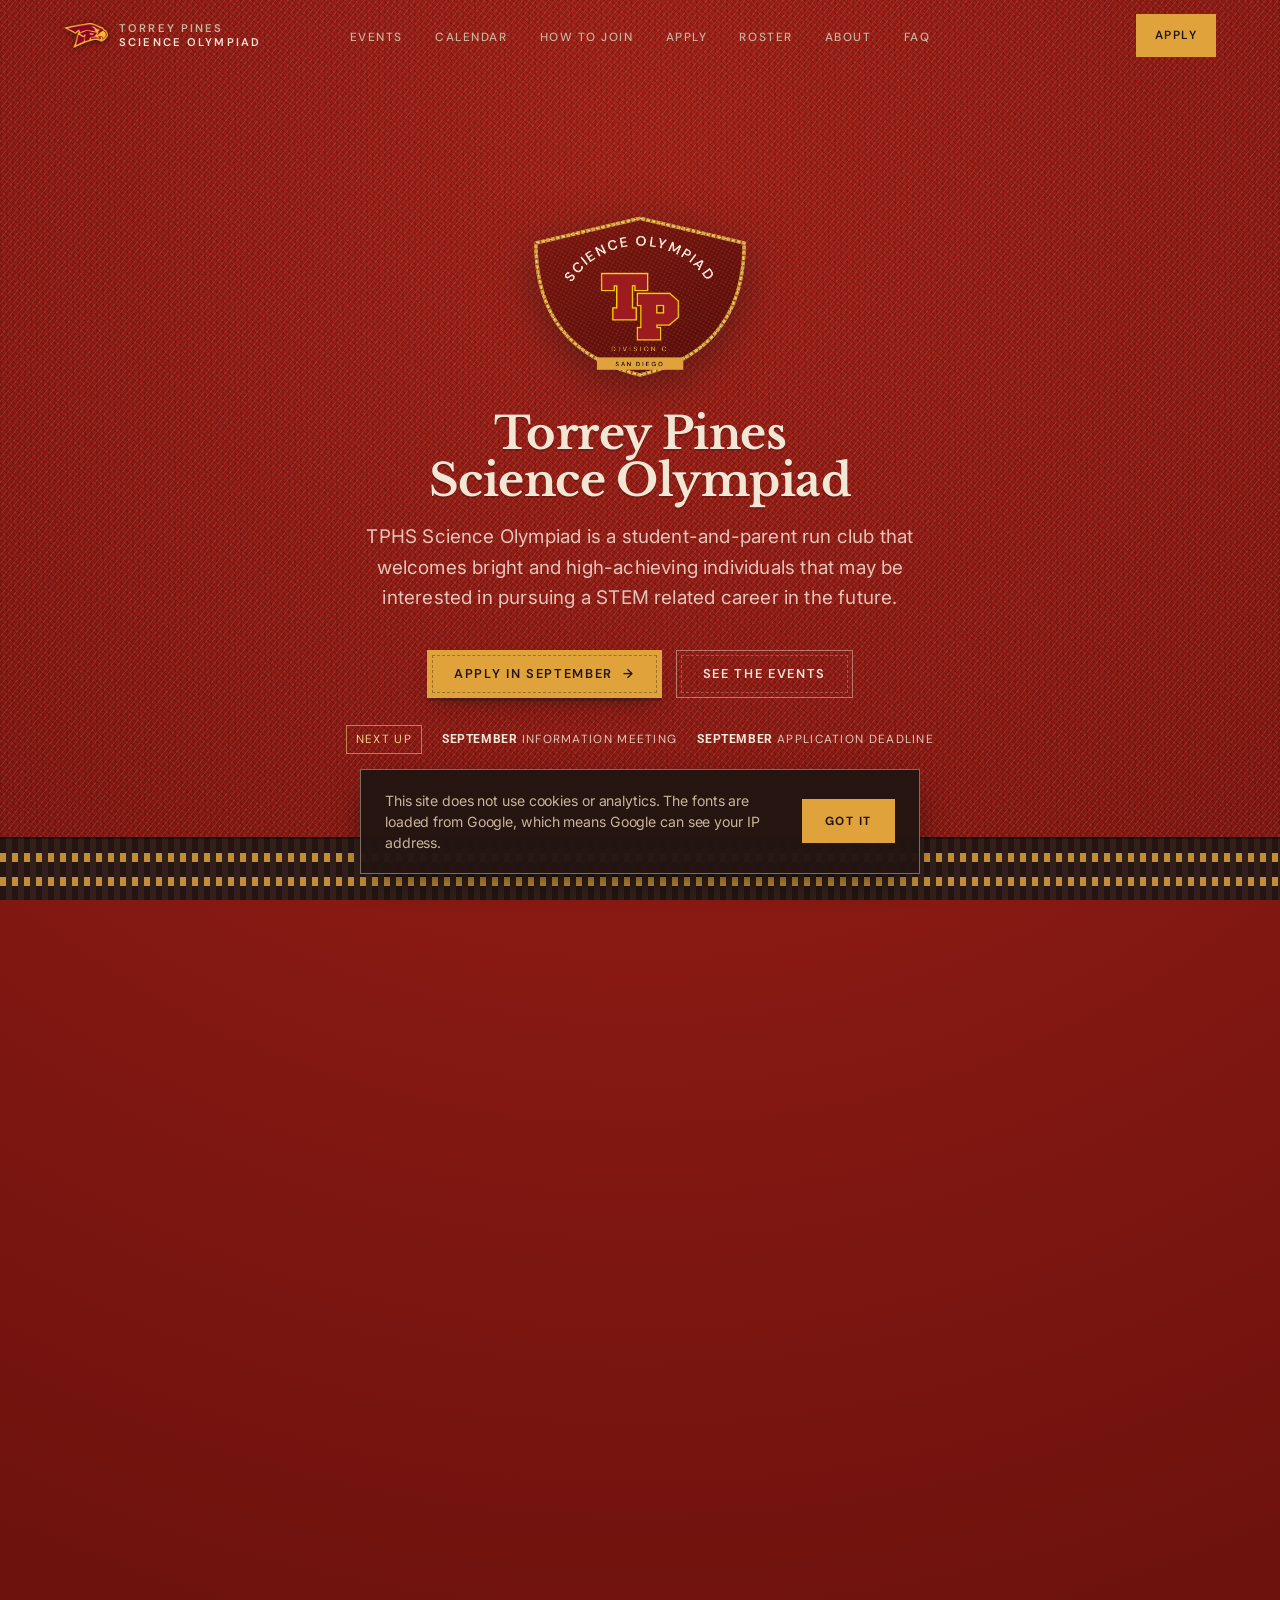
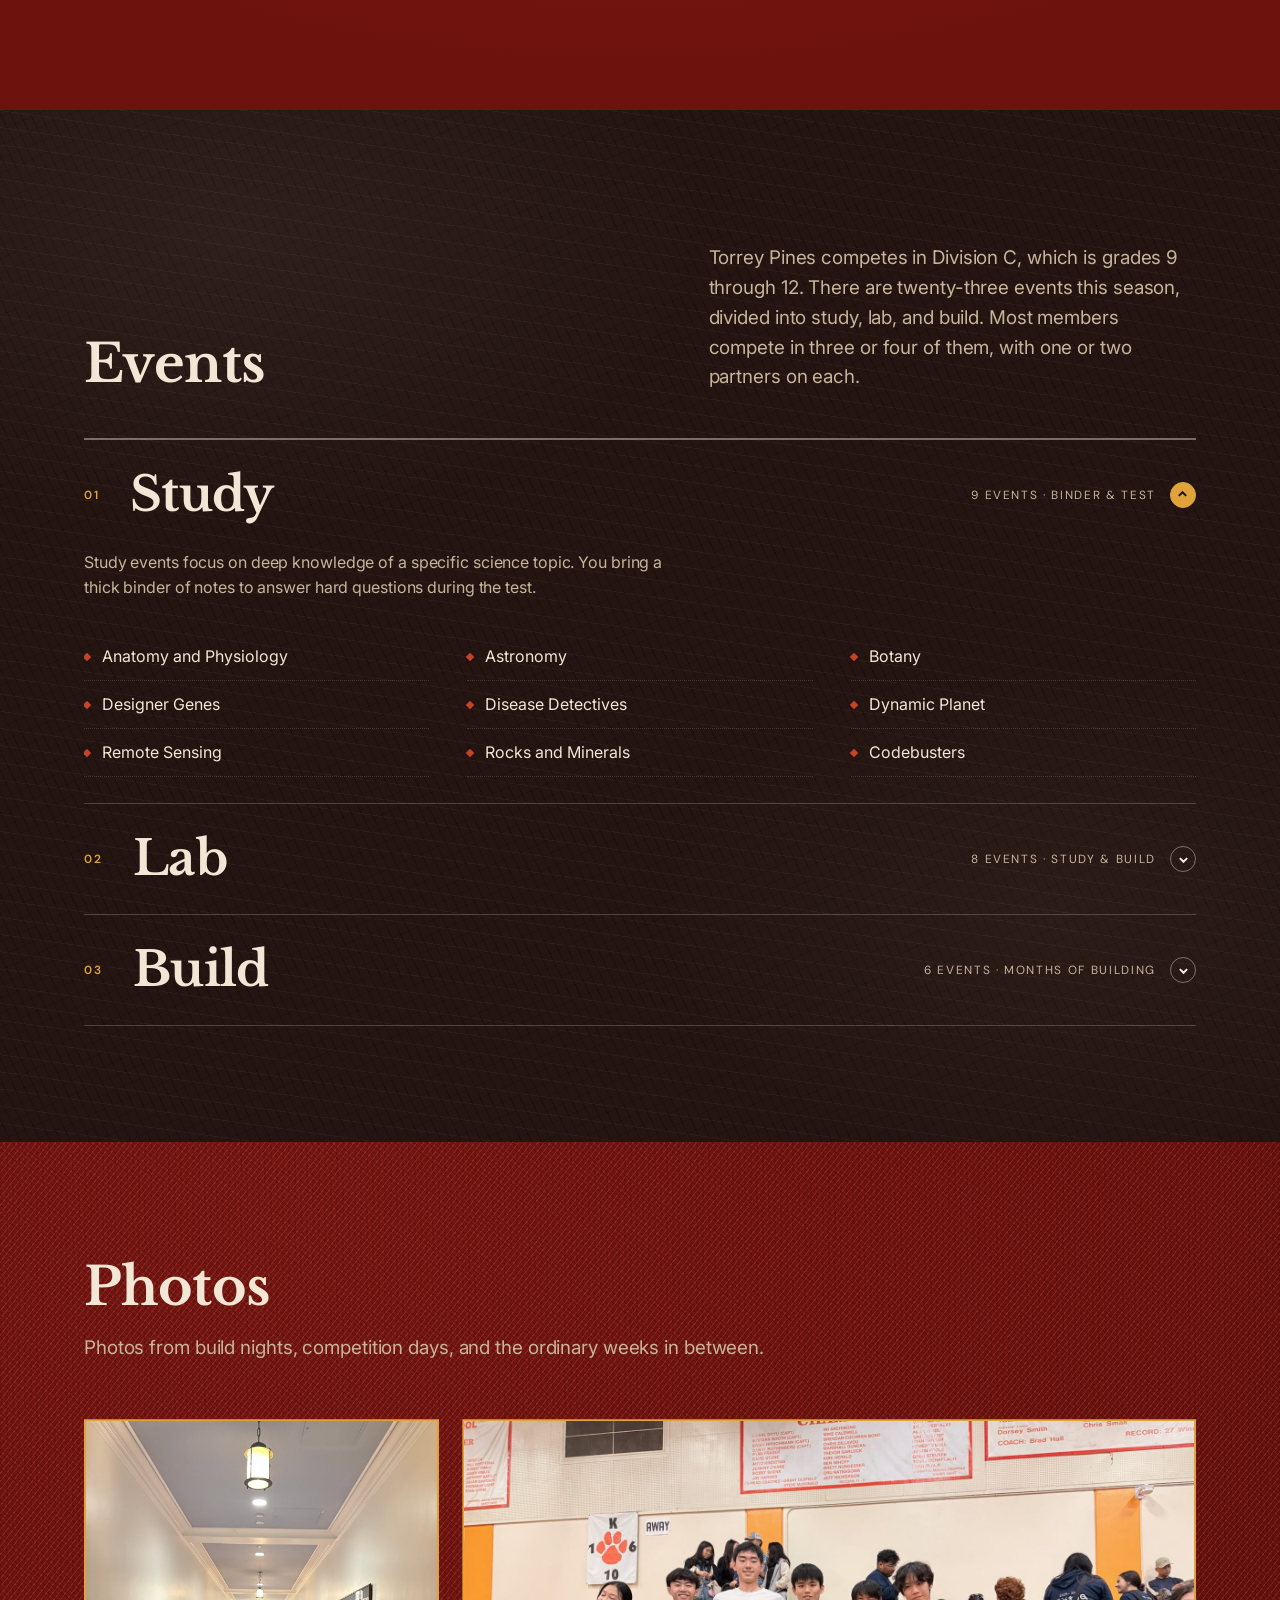
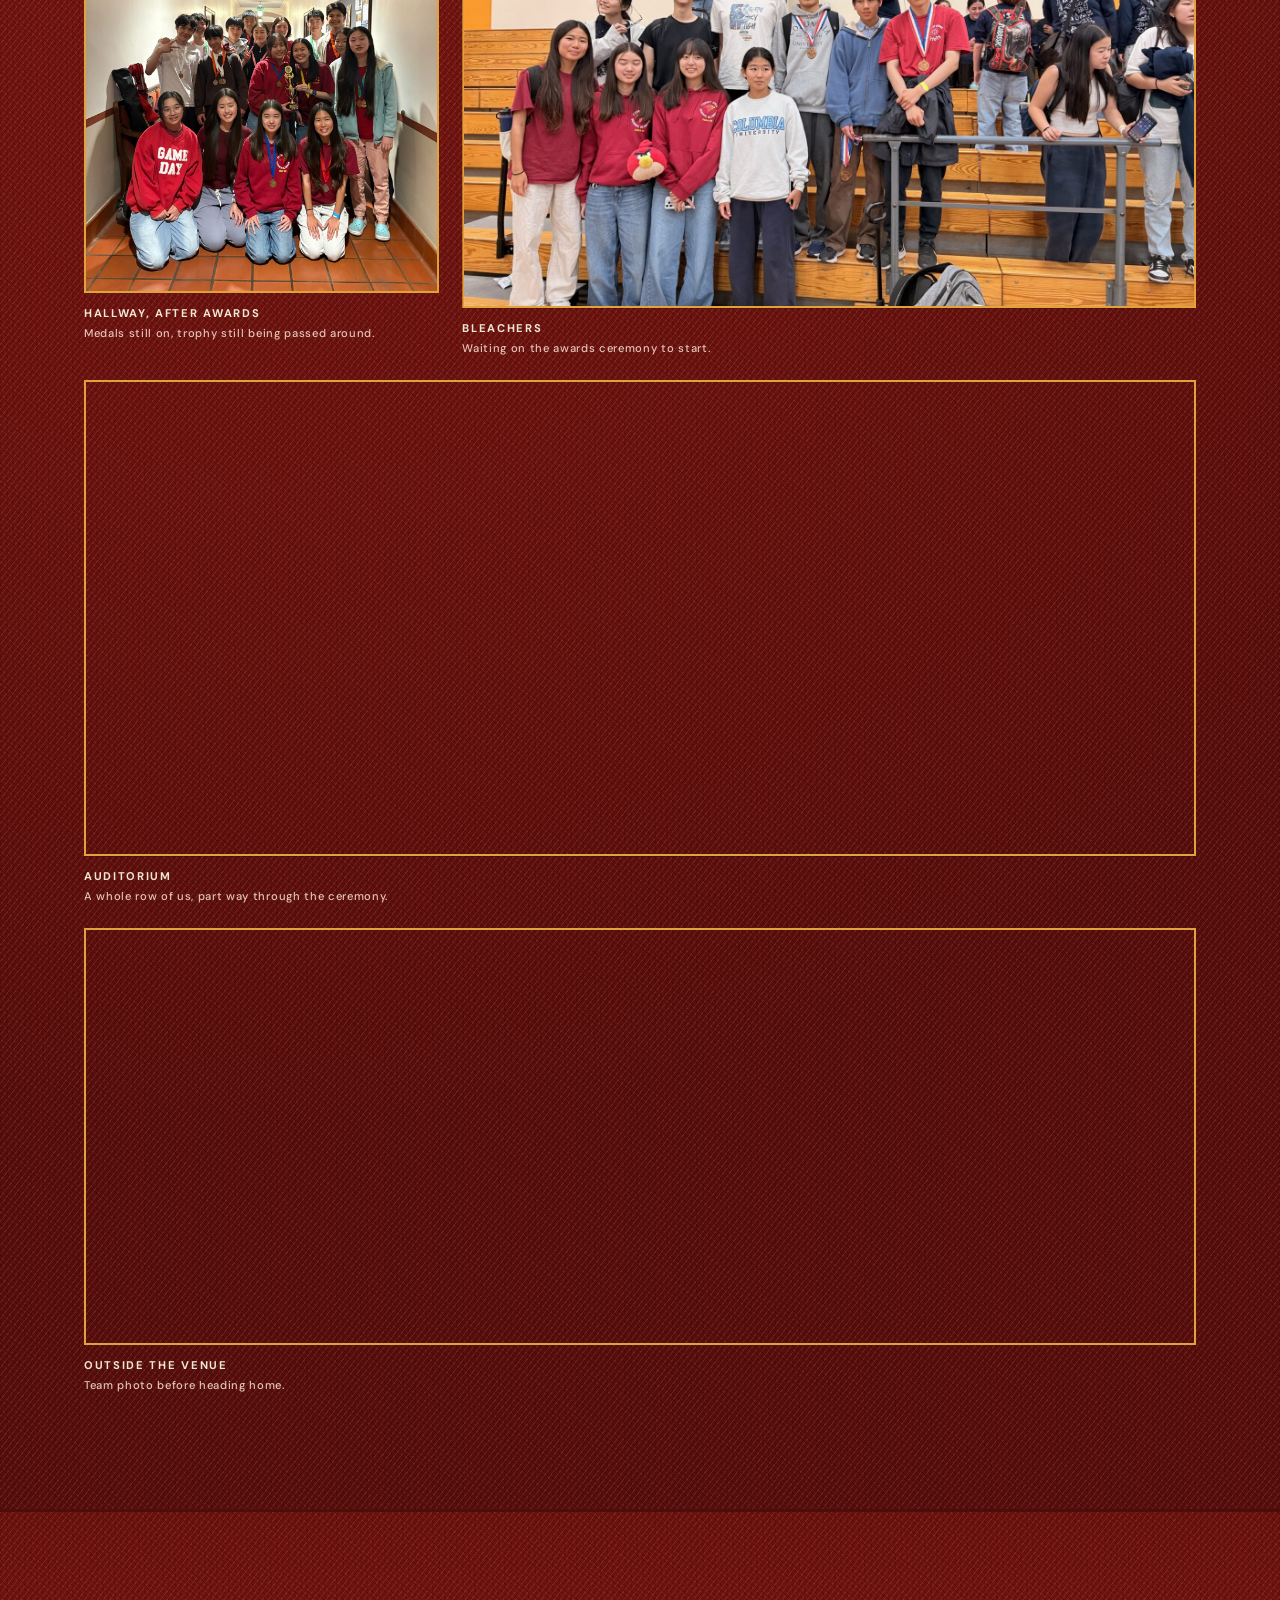
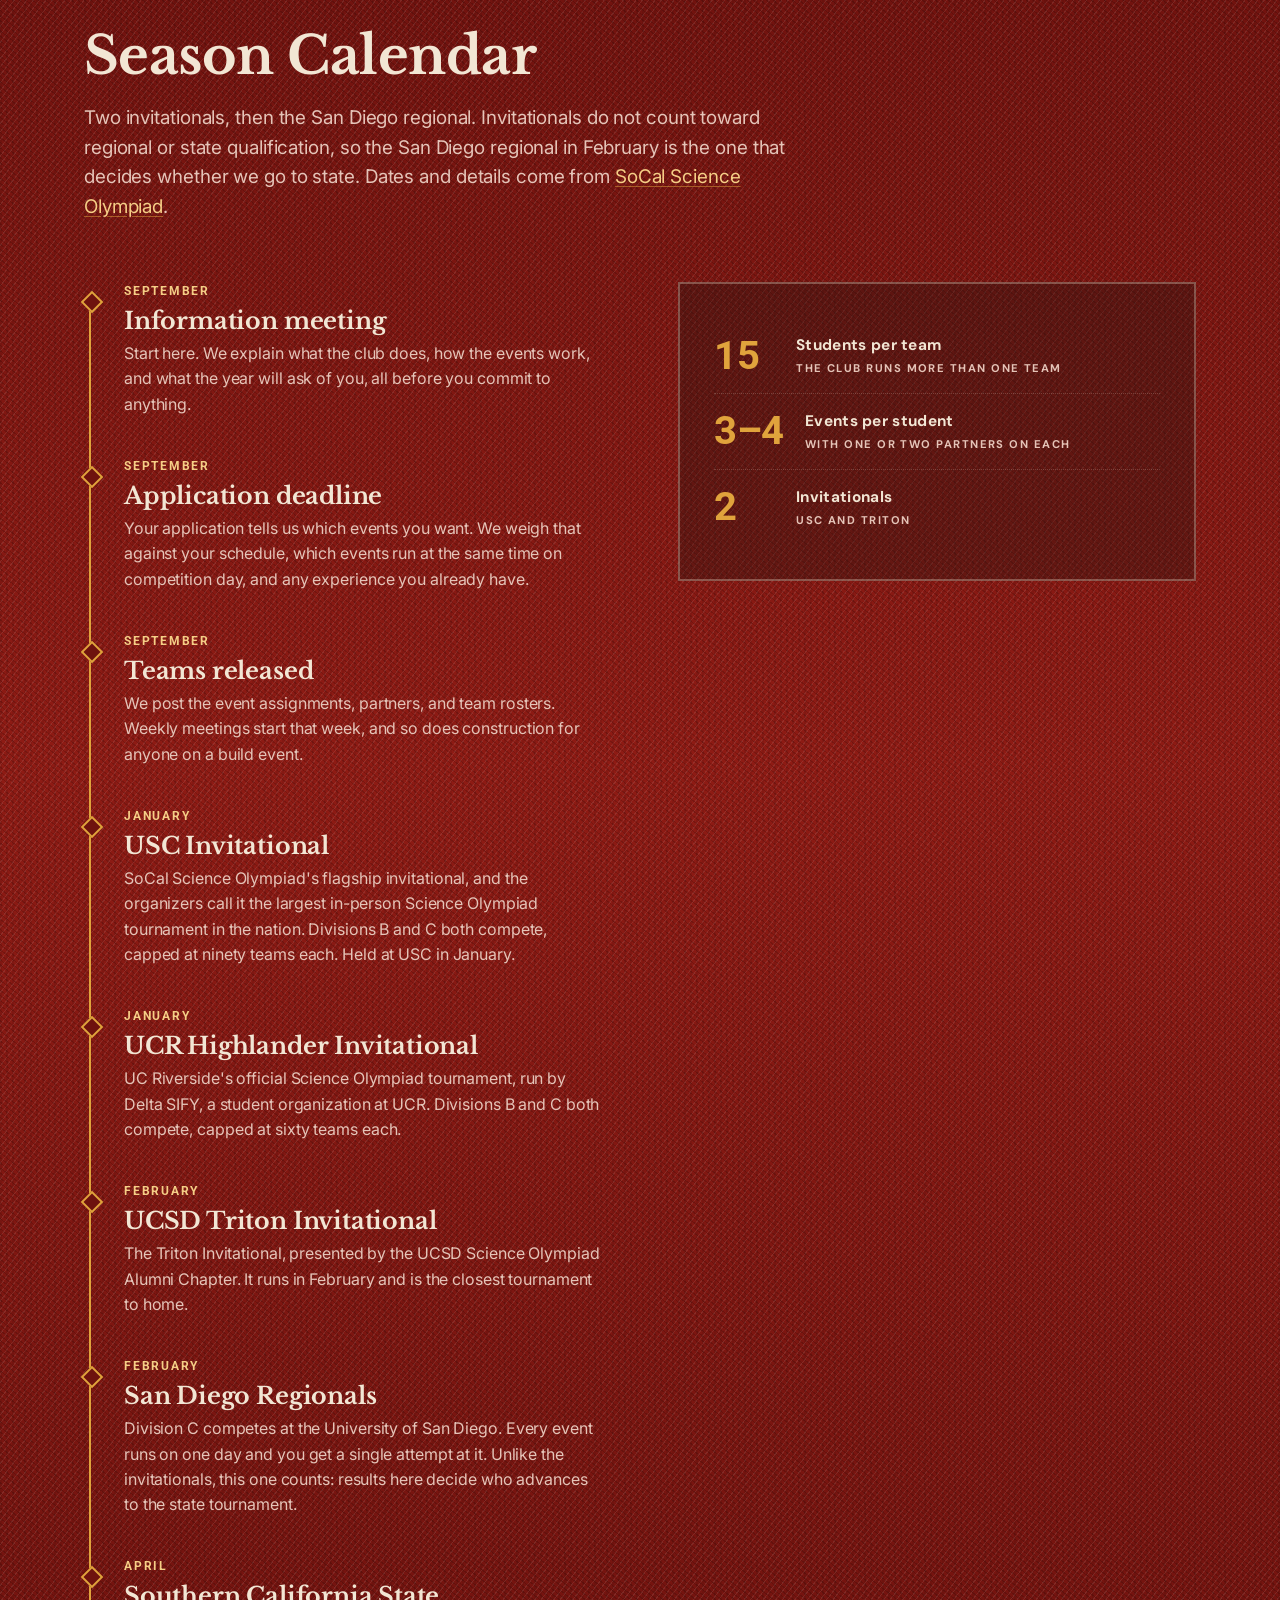
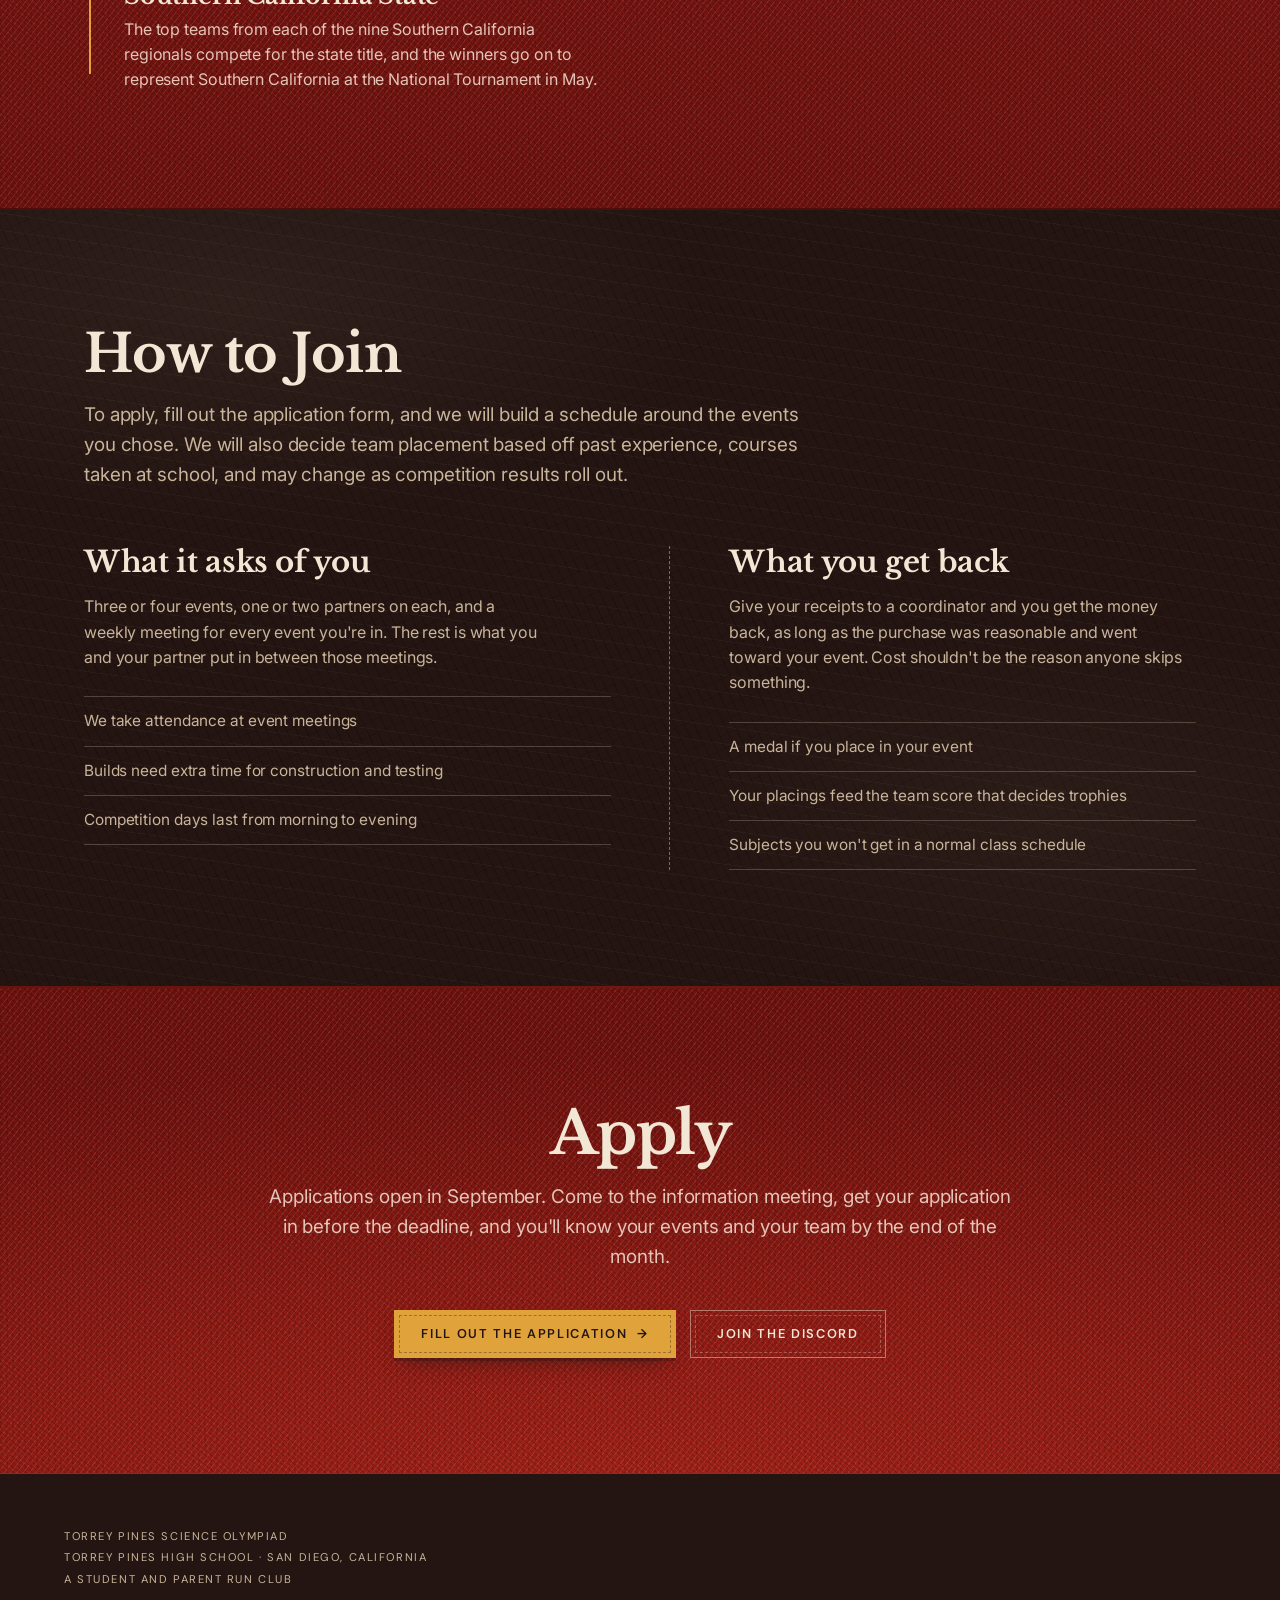
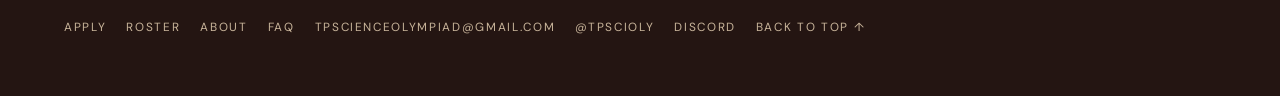
<file: index.html>
<!DOCTYPE html>
<html lang="en">
<head>
<meta charset="UTF-8">
<meta name="viewport" content="width=device-width, initial-scale=1.0">
<meta name="description" content="The Science Olympiad club at Torrey Pines High School in San Diego, run by students and parents together. Twenty-three events, teams of fifteen students, and applications that open every September.">
<title>Torrey Pines Science Olympiad</title>

<!-- Tab icon + search/social preview: the school mark -->
<link rel="icon" type="image/png" href="Torrey-Pines-High-School-Logo.png">
<link rel="apple-touch-icon" href="Torrey-Pines-High-School-Logo.png">
<meta property="og:title" content="Torrey Pines Science Olympiad">
<meta property="og:description" content="The Science Olympiad club at Torrey Pines High School in San Diego. Twenty-three events, teams of fifteen students, and applications that open every September.">
<meta property="og:image" content="https://tpscienceolympiad.org/Torrey-Pines-High-School-Logo.png">
<meta property="og:image:alt" content="Torrey Pines High School falcon logo">
<meta property="og:type" content="website">
<meta property="og:url" content="https://tpscienceolympiad.org/">
<meta property="og:site_name" content="Torrey Pines Science Olympiad">
<meta name="twitter:card" content="summary">

<link rel="preconnect" href="https://fonts.googleapis.com">
<link rel="preconnect" href="https://fonts.gstatic.com" crossorigin>
<link href="https://fonts.googleapis.com/css2?family=DM+Sans:wght@500;700&family=Inter:wght@400;500;600&family=Libre+Baskerville:wght@700&family=Roboto:wght@400;500;700&display=swap" rel="stylesheet">

<link rel="canonical" href="https://tpscienceolympiad.org/">

<link rel="stylesheet" href="styles.css">

<!-- Arms the JS-only states (scroll reveals, collapsed accordions) before
     first paint. Without this they arm in main.js and the page visibly
     flashes fully-open, then collapses. With JS off the class never lands
     and every one of those states stays open and readable. -->
<script>
document.documentElement.classList.add('js');

/* ── ARRIVAL: land once, in the right place, with nothing shown first ──
   Two problems, one cause. This page grows as it loads: webfonts reflow
   every heading, the hero canvas sizes itself, and the accordion collapses
   two panels. Anything that positions the page before all that finishes
   gets moved afterwards.

     Arriving on a hash  the browser paints the top of the document, waits
                         for the target to parse, then snaps down to it.
     Reloading           the browser restores your old scrollY immediately,
                         then re-anchors it downward as content above grows,
                         drifting a couple of hundred pixels off where you
                         actually were.

   Both are handled the same way: hold the page hidden, put it where it
   belongs, re-assert through every reflow, then reveal. The reader never
   sees an intermediate position. The paint hold is capped and released on
   several independent signals, so a stalled font can never leave the page
   blank.

   Same-page nav clicks are untouched and still glide via main.js. */
(function(){
  var html = document.documentElement;
  var hash = location.hash;
  var target = (hash && hash.length > 1) ? hash.slice(1) : null;

  /* Take over restoration. Chrome's own is what drifts: it re-anchors as
     the page reflows instead of holding the position it restored. */
  var saved = null;
  if('scrollRestoration' in history){
    try {
      saved = sessionStorage.getItem('tpso-y');
      history.scrollRestoration = 'manual';
    } catch(e) {}
  }
  /* Only a reload should restore. A fresh visit, or one carrying a hash,
     starts where it was asked to. */
  var isReload = false;
  try {
    var nav0 = performance.getEntriesByType('navigation')[0];
    isReload = nav0 ? nav0.type === 'reload'
                    : performance.navigation && performance.navigation.type === 1;
  } catch(e) {}
  var restoreY = (!target && isReload && saved !== null) ? parseInt(saved, 10) : null;

  try {
    window.addEventListener('beforeunload', function(){
      sessionStorage.setItem('tpso-y', String(Math.round(window.scrollY)));
    });
  } catch(e) {}

  if(!target && restoreY === null) return;   /* nothing to position */

  html.setAttribute('data-settling','');

  /* main.js collapses Lab and Build on load, which shortens the page and
     moves everything below it. Doing that here means the measurement is
     taken against the layout the reader actually ends up with. main.js
     later sets the same attributes to the same values, so nothing shifts. */
  function armAccordion(){
    var rows = document.querySelectorAll('.disc-row');
    for(var i = 0; i < rows.length; i++){
      var open  = i === 0;
      var panel = document.getElementById(rows[i].getAttribute('aria-controls'));
      rows[i].setAttribute('aria-expanded', String(open));
      if(panel){
        if(open) panel.setAttribute('data-open','');
        else     panel.removeAttribute('data-open');
      }
    }
  }

  function place(){
    armAccordion();
    var y;
    if(target){
      var el = document.getElementById(target);
      if(!el) return;
      var nav  = document.getElementById('nav');
      var barH = nav ? nav.getBoundingClientRect().height : 72;
      y = window.scrollY + el.getBoundingClientRect().top - barH;
    } else {
      y = restoreY;
    }
    var prev = html.style.scrollBehavior;
    html.style.scrollBehavior = 'auto';
    window.scrollTo(0, Math.max(0, Math.round(y)));
    html.style.scrollBehavior = prev;
  }

  function reveal(){
    if(!html.hasAttribute('data-settling')) return;
    place();
    html.removeAttribute('data-settling');
  }

  place();
  document.addEventListener('DOMContentLoaded', place);
  window.addEventListener('load', function(){
    place();
    requestAnimationFrame(function(){ requestAnimationFrame(reveal); });
  });
  if(document.fonts && document.fonts.ready) document.fonts.ready.then(place);
  /* Never let a slow font or a failed load leave the page hidden. */
  setTimeout(reveal, 1200);
})();
</script>
</head>
<body>
<!--
  THESIS: Science Olympiad medals are varsity awards that never get varsity
  treatment. This page gives the team the jacket, and refuses the dark-navy
  particle-canvas "science site" the category always ships.
  OWN-WORLD: Melton wool red (#8E1B14) as the field, chenille ember (#C4442A),
  gold bullion (#E0A33C), bone thread (#F2E6D4) on sleeve leather (#241512).
  Chain-stitch dashed seams, knit hem banding, felt grain, sewn-label buttons.
  Libre Baskerville display (the diploma serif) / Inter body / DM Sans labels
  and patch lettering / Roboto tabular figures.
  STORY: A TPHS student sees a team that treats its science like a varsity
  sport, finds the events they'd compete in, sees the season, signs up.
  FIRST VIEWPORT: Full-bleed wool field; a drawn-on chenille crest patch at
  jacket scale centered; uppercase display headline beneath; two sewn-label
  actions, "Sign up for tryouts" primary in bullion; knit hem closes the fold.
  FORM: Varsity Chenille, candidate 5 of the grounded list; seed key 071bee8f.
  FINISH: unreviewed and undocumented is unfinished; this build ends with the
  finish review, the verdict, and DESIGN.md
-->

<a class="skip" href="#main">Skip to content</a>

<!-- ══════════════════════════════════════════════════════════════════
     THE FALCON MARK
     The real school logo is used as an image asset: Torrey-Pines-High-School-Logo.png
     (or .svg) sitting beside this file. It is NOT redrawn or traced,
     the file itself is the mark, in the nav, the hero crest, and the
     scroll-driven flight.
     ══════════════════════════════════════════════════════════════════ -->

<nav class="nav" id="nav">
  <a class="mark" href="#top">
    <img class="mark-patch" src="Torrey-Pines-High-School-Logo.png" alt=""
         width="448" height="248" decoding="async">
    <span class="mark-txt"><span>Torrey Pines</span><b>Science Olympiad</b></span>
  </a>
  <div class="nav-panel" id="navPanel">
    <ul class="nav-links">
    <li><a href="#events">Events</a></li>
    <li><a href="#season">Calendar</a></li>
    <li><a href="#how">How to join</a></li>
    <li><a href="apply/">Apply</a></li>
    <li><a href="roster/">Roster</a></li>
    <li><a href="about/">About</a></li>
    <li><a href="faq/">FAQ</a></li>
    </ul>
  </div>
  <div class="nav-end">
    <a class="nav-cta" href="apply/">Apply</a>
    <button class="nav-toggle" id="navToggle" type="button"
            aria-expanded="false" aria-controls="navPanel">
      <svg viewBox="0 0 24 24" aria-hidden="true">
        <path d="M4 7h16"/><path d="M4 12h16"/><path d="M4 17h16"/>
      </svg>
      <span class="nav-toggle-t">Menu</span>
    </button>
  </div>
</nav>

<main id="main">

<!-- ══════ HERO ══════
     The hero is the falcon runway: a tall scroll stage whose canvas
     flies the school mark behind the pinned copy. -->
<header class="hero" id="top">
 <div class="hero-stage felt">
  <!-- Decorative. The flight carries no information the copy does not,
       so it is hidden from assistive tech rather than described to it. -->
  <canvas id="falconCanvas" class="hero-canvas" aria-hidden="true"></canvas>
  <div class="hero-body">
    <div>
      <!-- Chenille award patch, drawn as SVG and stitched on at load -->
      <svg class="crest" viewBox="0 0 520 340" role="img"
           aria-label="Torrey Pines Science Olympiad chenille award patch">
        <defs>
          <!-- chenille pile: soft vertical shading, the yarn catching light -->
          <linearGradient id="chen" x1="0" y1="0" x2="0" y2="1">
            <stop offset="0"   stop-color="#D9603F"/>
            <stop offset=".45" stop-color="#C4442A"/>
            <stop offset="1"   stop-color="#94261A"/>
          </linearGradient>
          <!-- felt shield backing -->
          <linearGradient id="feltbg" x1=".2" y1="0" x2=".8" y2="1">
            <stop offset="0" stop-color="#7C1710"/>
            <stop offset="1" stop-color="#5C0F0B"/>
          </linearGradient>
          <!-- chenille tufting texture -->
          <pattern id="tuft" width="7" height="7" patternUnits="userSpaceOnUse"
                   patternTransform="rotate(28)">
            <rect width="7" height="7" fill="none"/>
            <circle cx="1.6" cy="1.6" r="1.5" fill="#F2E6D4" opacity=".13"/>
            <circle cx="5.1" cy="5.1" r="1.3" fill="#241512" opacity=".16"/>
          </pattern>
          <!-- shield silhouette, reused as backing and clip -->
          <path id="shield"
                d="M260 18 L462 66 C462 214 386 292 260 322 C134 292 58 214 58 66 Z"/>
          <clipPath id="shieldClip"><use href="#shield"/></clipPath>

          <path id="arcTop" d="M124 150 A150 136 0 0 1 396 150"/>
        </defs>

        <!-- felt backing -->
        <use class="ring" href="#shield" fill="url(#feltbg)"/>
        <g clip-path="url(#shieldClip)">
          <use class="ring" href="#shield" fill="url(#tuft)"/>
        </g>

        <!-- bullion merrow edge: solid rope + stitch dashes -->
        <use class="ring" href="#shield" fill="none" stroke="#E0A33C" stroke-width="7"
             stroke-linejoin="round"/>
        <use class="ring" href="#shield" fill="none" stroke="#8A5A18" stroke-width="7"
             stroke-linejoin="round" stroke-dasharray="3 7" opacity=".7"/>
        <use class="ring" href="#shield" fill="none" stroke="#F2E6D4" stroke-width="1.4"
             stroke-linejoin="round" stroke-dasharray="6 7" opacity=".5"
             transform="translate(260 170) scale(.9) translate(-260 -170)"/>

        <!-- the school logo, embroidered onto the patch -->
        <g class="letter">
          <image href="cropped-faviconTP.png"
                 x="180" y="112" width="160" height="160"
                 preserveAspectRatio="xMidYMid meet"/>
        </g>

        <!-- arced chain-stitch lettering -->
        <text class="arcpath" font-family="DM Sans, system-ui, sans-serif"
              font-size="27" font-weight="600" letter-spacing="4"
              fill="#F2E6D4">
          <textPath href="#arcTop" startOffset="50%" text-anchor="middle">SCIENCE OLYMPIAD</textPath>
        </text>
        <!-- division line, straight-stitched under the letter -->
        <text class="arcpath" x="260" y="276" text-anchor="middle"
              font-family="DM Sans, system-ui, sans-serif" font-size="13"
              font-weight="500" letter-spacing="4" fill="#E0A33C"
              >DIVISION C</text>

        <!-- season bar, chain-stitched across the point -->
        <g class="yr">
          <rect x="176" y="288" width="168" height="24" fill="#E0A33C"/>
          <text x="260" y="305" text-anchor="middle"
                font-family="DM Sans, system-ui, sans-serif" font-size="12"
                font-weight="600" letter-spacing="3.4" fill="#241512">SAN DIEGO</text>
        </g>
      </svg>

      <h1 class="hero-title">Torrey Pines Science Olympiad</h1>
      <p class="hero-sub">TPHS Science Olympiad is a student-and-parent run club that welcomes bright and high-achieving individuals that may be interested in pursuing a STEM related career in the future.</p>

      <div class="hero-actions">
        <a class="label-btn" href="apply/">Apply in September <span class="arw" aria-hidden="true">→</span></a>
        <a class="label-btn ghost" href="#events">See the events</a>
      </div>

      <!-- next date up, straight from the calendar -->
      <p class="hero-next">
        <span class="hero-next-k">Next up</span>
        <span class="hero-next-v"><b>September</b> Information meeting</span>
        <span class="hero-next-v"><b>September</b> Application deadline</span>
      </p>
    </div>
  </div>

  <!-- Keep-scrolling cue. Decorative: JS shows it only at scroll position 0
       and removes it permanently on the first scroll. -->
  <div class="cue" aria-hidden="true"><span></span></div>

  <div class="hem" aria-hidden="true">
    <span class="hem-band a"></span>
    <span class="hem-band b"></span>
  </div>
 </div>
</header>

<!-- ══════ ROSTER ══════ -->
<section class="roster hide" id="events">
  <div class="shell">
    <div class="roster-head">
      <h2 class="h2">Events</h2>
      <p class="lede">Torrey Pines competes in Division C, which is grades 9 through 12. There are twenty-three events this season, divided into study, lab, and build. Most members compete in three or four of them, with one or two partners on each.</p>
    </div>

    <div class="discipline">
      <button class="disc-row" aria-expanded="false" aria-controls="p-study">
        <span class="disc-num">01</span>
        <span class="disc-name">Study</span>
        <span class="disc-meta"><span>9 events · binder &amp; test</span>
          <span class="disc-chev"><svg viewBox="0 0 12 12" aria-hidden="true"><path d="M2 4.5 6 8.5 10 4.5"/></svg></span>
        </span>
      </button>
      <div class="disc-panel" id="p-study">
        <div class="disc-panel-in">
          <p class="disc-blurb">Study events focus on deep knowledge of a specific science topic. You bring a thick binder of notes to answer hard questions during the test.</p>
          <ul class="event-list">
            <li><button class="ev" type="button" aria-expanded="false"><i class="bul"></i><span class="ev-n">Anatomy and Physiology</span></button>
              <p class="ev-d">Participants will be assessed on their understanding of the anatomy and physiology for the Nervous, Special Senses, and Endocrine Systems of the human body.</p></li>
            <li><button class="ev" type="button" aria-expanded="false"><i class="bul"></i><span class="ev-n">Astronomy</span></button>
              <p class="ev-d">Teams will demonstrate an understanding of Stellar Evolution From Formation to Destruction.</p></li>
            <li><button class="ev" type="button" aria-expanded="false"><i class="bul"></i><span class="ev-n">Botany</span></button>
              <p class="ev-d ev-d--none">Science Olympiad hasn't published a description for this event yet.</p></li>
            <li><button class="ev" type="button" aria-expanded="false"><i class="bul"></i><span class="ev-n">Designer Genes</span></button>
              <p class="ev-d">Teams will answer questions, solve problems, and analyze data pertaining to classic, evolutionary, and molecular genetics.</p></li>
            <li><button class="ev" type="button" aria-expanded="false"><i class="bul"></i><span class="ev-n">Disease Detectives</span></button>
              <p class="ev-d">Participants will use their investigative skills in the scientific study of disease, injury, health, and disability in populations or groups of people.</p></li>
            <li><button class="ev" type="button" aria-expanded="false"><i class="bul"></i><span class="ev-n">Dynamic Planet</span></button>
              <p class="ev-d">Teams will complete tasks related to physical and geological oceanography.</p></li>
            <li><button class="ev" type="button" aria-expanded="false"><i class="bul"></i><span class="ev-n">Remote Sensing</span></button>
              <p class="ev-d">Participants will use remote sensing imagery, data, and computational process skills to complete tasks related to climate change processes in the Earth system.</p></li>
            <li><button class="ev" type="button" aria-expanded="false"><i class="bul"></i><span class="ev-n">Rocks and Minerals</span></button>
              <p class="ev-d">Teams will identify and classify rocks and minerals and demonstrate knowledge of how rocks and minerals help to understand geologic processes, interpretation of Earth's history, the development of natural resources, and use by society.</p></li>
            <li><button class="ev" type="button" aria-expanded="false"><i class="bul"></i><span class="ev-n">Codebusters</span></button>
              <p class="ev-d">Teams will cryptanalyze and decode encrypted messages using cryptanalysis techniques for historical and modern advanced ciphers.</p></li>
          </ul>
        </div>
      </div>
    </div>

    <div class="discipline">
      <button class="disc-row" aria-expanded="false" aria-controls="p-lab">
        <span class="disc-num">02</span>
        <span class="disc-name">Lab</span>
        <span class="disc-meta"><span>8 events · study &amp; build</span>
          <span class="disc-chev"><svg viewBox="0 0 12 12" aria-hidden="true"><path d="M2 4.5 6 8.5 10 4.5"/></svg></span>
        </span>
      </button>
      <div class="disc-panel" id="p-lab">
        <div class="disc-panel-in">
          <p class="disc-blurb">Lab events test your skills in hands-on science experiments and data analysis. You must measure items, test reactions, and write down your results quickly.</p>
          <ul class="event-list">
            <li><button class="ev" type="button" aria-expanded="false"><i class="bul"></i><span class="ev-n">Chemistry Lab</span></button>
              <p class="ev-d">Teams will complete one or more tasks and answer a series of questions involving the Science processes of chemistry, focused in the areas of chemical reactions/stoichiometry and kinetics.</p></li>
            <li><button class="ev" type="button" aria-expanded="false"><i class="bul"></i><span class="ev-n">Circuit Lab</span></button>
              <p class="ev-d">Participants must complete tasks and answer questions about electricity and magnetism.</p></li>
            <li><button class="ev" type="button" aria-expanded="false"><i class="bul"></i><span class="ev-n">Engineering CAD</span></button>
              <p class="ev-d">Teams will read a set of engineering drawings and collaborate to CAD parts in Onshape and then incorporate these parts with provided components to create an assembly.</p></li>
            <li><button class="ev" type="button" aria-expanded="false"><i class="bul"></i><span class="ev-n">Experimental Design</span></button>
              <p class="ev-d">This event will determine the participant's ability to design, conduct, and report the findings of an experiment entirely on-site.</p></li>
            <li><button class="ev" type="button" aria-expanded="false"><i class="bul"></i><span class="ev-n">Forensics</span></button>
              <p class="ev-d">Given a scenario and some possible suspects, students will perform a series of tests. These tests, along with other evidence or test results, will be used to solve a crime.</p></li>
            <li><button class="ev" type="button" aria-expanded="false"><i class="bul"></i><span class="ev-n">Protein Modeling</span></button>
              <p class="ev-d">Students will use computer visualization and online resources to construct a physical model of a protein that is being used with CRISPR Cas9 to edit plant and animal genomes.</p></li>
            <li><button class="ev" type="button" aria-expanded="false"><i class="bul"></i><span class="ev-n">Thermodynamics</span></button>
              <p class="ev-d">Teams must construct an insulated device prior to the tournament that is designed to retain heat and complete a written test on thermodynamic concepts.</p></li>
            <li><button class="ev" type="button" aria-expanded="false"><i class="bul"></i><span class="ev-n">Water Quality</span></button>
              <p class="ev-d">Participants will be assessed on their understanding and evaluation of freshwater aquatic environments.</p></li>
          </ul>
        </div>
      </div>
    </div>

    <div class="discipline">
      <button class="disc-row" aria-expanded="false" aria-controls="p-build">
        <span class="disc-num">03</span>
        <span class="disc-name">Build</span>
        <span class="disc-meta"><span>6 events · months of building</span>
          <span class="disc-chev"><svg viewBox="0 0 12 12" aria-hidden="true"><path d="M2 4.5 6 8.5 10 4.5"/></svg></span>
        </span>
      </button>
      <div class="disc-panel" id="p-build">
        <div class="disc-panel-in">
          <p class="disc-blurb">Build events require you to make a working device before the tournament. Judges test your machine to see how well it performs against the rules.</p>
          <ul class="event-list">
            <li><button class="ev" type="button" aria-expanded="false"><i class="bul"></i><span class="ev-n">Boomilever</span></button>
              <p class="ev-d">Teams will design and build a cantilevered beam or truss structure that extends from a vertical Testing Wall and supports a load at a specified distance from the Testing Wall.</p></li>
            <li><button class="ev" type="button" aria-expanded="false"><i class="bul"></i><span class="ev-n">Electric Vehicle</span></button>
              <p class="ev-d">Teams design, build, and test one vehicle that uses electrical energy as its sole means of propulsion to travel as quickly as possible and stop close to a Target Point.</p></li>
            <li><button class="ev" type="button" aria-expanded="false"><i class="bul"></i><span class="ev-n">Hovercraft</span></button>
              <p class="ev-d">Prior to the competition, participants will design, construct, and calibrate a self-propelled air-levitated vehicle that moves down a track.</p></li>
            <li><button class="ev" type="button" aria-expanded="false"><i class="bul"></i><span class="ev-n">Mission Possible</span></button>
              <p class="ev-d ev-d--none">Science Olympiad hasn't published a description for this event yet.</p></li>
            <li><button class="ev" type="button" aria-expanded="false"><i class="bul"></i><span class="ev-n">Ping-Pong Parachute</span></button>
              <p class="ev-d">Prior to the tournament, teams will design, build and bring up to three bottle rockets to the tournament to launch a ping pong ball attached to a parachute to stay aloft for the greatest amount of time.</p></li>
            <li><button class="ev" type="button" aria-expanded="false"><i class="bul"></i><span class="ev-n">Wright Stuff</span></button>
              <p class="ev-d">Prior to the competition teams design, construct and test free flight rubber-powered monoplanes to achieve maximum time aloft.</p></li>
          </ul>
        </div>
      </div>
    </div>
  </div>
</section>

<!-- ══════ GALLERY ══════
     Photographs held the way the jacket holds a patch: merrow edge, chain
     stitch inset, felt behind. Deliberately uneven spans, a uniform grid of
     equal tiles is the one thing this page has refused everywhere else.

     Four photographs, four frames. The captions say only what is visibly in
     the frame: a trophy, medals around necks, a venue. No placements or
     results, because the club has not published any. -->

<section class="gallery felt" id="gallery">
  <div class="shell">
    <h2 class="h2">Photos</h2>
    <p class="lede">Photos from build nights, competition days, and the ordinary weeks in between. <!-- TODO: replace --></p>

    <div class="shots">
      <figure class="shot shot--lead sew">
        <img class="shot-img" src="IMG_0005.JPG"
             alt="Sixteen team members crowded into a tiled hallway after a tournament, medals around their necks and one student holding a gold trophy"
             width="1200" height="1600" loading="lazy" decoding="async">
        <figcaption><b>Hallway, after awards</b> Medals still on, trophy still being passed around.</figcaption>
      </figure>

      <figure class="shot shot--a sew" data-d="1">
        <img class="shot-img" src="IMG_1514.JPG"
             alt="Team members in Science Olympiad hoodies standing on gym bleachers, two wearing medals on red-white-and-blue ribbons"
             width="1600" height="1200" loading="lazy" decoding="async">
        <figcaption><b>Bleachers</b> Waiting on the awards ceremony to start.</figcaption>
      </figure>

      <figure class="shot shot--b sew">
        <img class="shot-img" src="IMG_0006.JPG"
             alt="A row of team members in maroon hoodies seated in an auditorium, one leaning into the camera for a selfie"
             width="1600" height="1200" loading="lazy" decoding="async">
        <figcaption><b>Auditorium</b> A whole row of us, part way through the ceremony.</figcaption>
      </figure>

      <figure class="shot shot--c sew" data-d="1">
        <img class="shot-img" src="IMG_3030.jpg"
             alt="The team in matching red Science Olympiad sweatshirts posed on grass outside a round mid-century building, several wearing medals"
             width="1057" height="834" loading="lazy" decoding="async">
        <figcaption><b>Outside the venue</b> Team photo before heading home.</figcaption>
      </figure>
    </div>
  </div>
</section>

<!-- ══════ SEASON ══════ -->
<section class="season felt on-wool" id="season">
  <div class="shell">
    <h2 class="h2">Season Calendar</h2>
    <p class="lede">Two invitationals, then the San Diego regional. Invitationals do not count toward regional or state qualification, so the San Diego regional in February is the one that decides whether we go to state. Dates and details come from <a class="lede-a" href="https://www.socalscioly.org/" target="_blank" rel="noopener">SoCal Science Olympiad</a>. <!-- TODO: confirm 2027 dates as each tournament publishes them --></p>

    <div class="season-grid">
      <ol class="legs" id="legs">
        <span class="leg-fill" aria-hidden="true"></span>
        <li class="leg">
          <div class="leg-when">September</div>
          <h3>Information meeting</h3>
          <p>Start here. We explain what the club does, how the events work, and what the year will ask of you, all before you commit to anything.</p>
        </li>
        <li class="leg">
          <div class="leg-when">September</div>
          <h3>Application deadline</h3>
          <p>Your application tells us which events you want. We weigh that against your schedule, which events run at the same time on competition day, and any experience you already have.</p>
        </li>
        <li class="leg">
          <div class="leg-when">September</div>
          <h3>Teams released</h3>
          <p>We post the event assignments, partners, and team rosters. Weekly meetings start that week, and so does construction for anyone on a build event.</p>
        </li>
        <li class="leg">
          <div class="leg-when">January</div>
          <h3>USC Invitational</h3>
          <p>SoCal Science Olympiad's flagship invitational, and the organizers call it the largest in-person Science Olympiad tournament in the nation. Divisions B and C both compete, capped at ninety teams each. Held at USC in January.</p>
        </li>
        <li class="leg">
          <div class="leg-when">January</div>
          <h3>UCR Highlander Invitational</h3>
          <p>UC Riverside's official Science Olympiad tournament, run by Delta SIFY, a student organization at UCR. Divisions B and C both compete, capped at sixty teams each.</p>
        </li>
        <li class="leg">
          <div class="leg-when">February</div>
          <h3>UCSD Triton Invitational</h3>
          <p>The Triton Invitational, presented by the UCSD Science Olympiad Alumni Chapter. It runs in February and is the closest tournament to home.</p>
        </li>
        <li class="leg">
          <div class="leg-when">February</div>
          <h3>San Diego Regionals</h3>
          <p>Division C competes at the University of San Diego. Every event runs on one day and you get a single attempt at it. Unlike the invitationals, this one counts: results here decide who advances to the state tournament.</p>
        </li>
        <li class="leg">
          <div class="leg-when">April</div>
          <h3>Southern California State</h3>
          <p>The top teams from each of the nine Southern California regionals compete for the state title, and the winners go on to represent Southern California at the National Tournament in May.</p>
        </li>
      </ol>

      <aside class="awards">
        <div class="award">
          <div class="award-n">15</div>
          <div class="award-t">Students per team<em>The club runs more than one team</em></div>
        </div>
        <div class="award">
          <div class="award-n">3–4</div>
          <div class="award-t">Events per student<em>With one or two partners on each</em></div>
        </div>
        <div class="award">
          <div class="award-n">2</div>
          <div class="award-t">Invitationals<em>USC and Triton</em></div>
        </div>
      </aside>
    </div>
  </div>
</section>

<!-- ══════ HOW TO JOIN ══════
     Was four numbered step cards plus two bordered panels with kicker
     labels and checkmark bullets. The steps restated calendar legs 1-3
     verbatim, the kickers are a banned pattern, and a green tick beside
     "we take attendance" reads as a perk when it is an obligation.
     What is left is the only thing this section knows that the rest of
     the page does not: the trade. -->
<section class="join hide" id="how">
  <div class="shell">
    <h2 class="h2">How to Join</h2>
    <p class="lede">To apply, fill out the application form, and we will build a schedule around the events you chose. We will also decide team placement based off past experience, courses taken at school, and may change as competition results roll out.</p>

    <div class="deal">
      <div class="deal-col">
        <h3>What it asks of you</h3>
        <p>Three or four events, one or two partners on each, and a weekly meeting for every event you're in. The rest is what you and your partner put in between those meetings.</p>
        <ul>
          <li>We take attendance at event meetings</li>
          <li>Builds need extra time for construction and testing</li>
          <li>Competition days last from morning to evening</li>
        </ul>
      </div>

      <div class="deal-col">
        <h3>What you get back</h3>
        <p>Give your receipts to a coordinator and you get the money back, as long as the purchase was reasonable and went toward your event. Cost shouldn't be the reason anyone skips something.</p>
        <ul>
          <li>A medal if you place in your event</li>
          <li>Your placings feed the team score that decides trophies</li>
          <li>Subjects you won't get in a normal class schedule</li>
        </ul>
      </div>
    </div>
  </div>
</section>

<!-- ══════ CLOSE ══════
     The Apply section that used to close this page now lives on apply.html,
     where the dates and the document slot have room. What is left here is
     the handoff: the page ends by sending the reader there. -->
<section class="close felt on-wool" id="join">
  <div class="shell">
    <h2 class="h2">Apply</h2>
    <p class="lede">Applications open in September. Come to the information meeting, get your application in before the deadline, and you'll know your events and your team by the end of the month.</p>
    <div class="hero-actions">
      <a class="label-btn" href="https://docs.google.com/forms/d/e/1FAIpQLSd6-GsuZBDQ_ULiCS-Ka-fRT2pjEMRDPkFXTnhB1F9jHx9u9g/viewform" target="_blank" rel="noopener">Fill out the application <span class="arw" aria-hidden="true">→</span></a>
      <a class="label-btn ghost" href="https://discord.gg/2yeXWeXbFB" target="_blank" rel="noopener">Join the Discord</a>
    </div>
  </div>
</section>

</main>

<footer class="foot">
  <div class="foot-mono">
    Torrey Pines Science Olympiad<br>
    Torrey Pines High School · San Diego, California<br>
    A student and parent run club
  </div>
  <div class="foot-links">
    <!-- About and FAQ live here as well as in the nav: the nav links are
         hidden below 900px, so without these two the only pages on the site
         would be unreachable from a phone. -->
    <a href="apply/">Apply</a>
    <a href="roster/">Roster</a>
    <a href="about/">About</a>
    <a href="faq/">FAQ</a>
    <a href="mailto:tpscienceolympiad@gmail.com">tpscienceolympiad@gmail.com</a>
    <a href="https://instagram.com/tpscioly" target="_blank" rel="noopener">@tpscioly</a>
    <a href="https://discord.gg/2yeXWeXbFB" target="_blank" rel="noopener">Discord</a>
    <a href="#top">Back to top ↑</a>
  </div>
</footer>

<!-- Privacy notice. States what is actually true of this site. -->
<div class="cookie" id="cookieNotice" role="region" aria-label="Privacy notice" hidden>
  <p>This site does not use cookies or analytics. The fonts are loaded from Google, which means Google can see your IP address.</p>
  <button type="button" id="cookieOk">Got it</button>
</div>

<script src="main.js" defer></script>
</body>
</html>
</file>
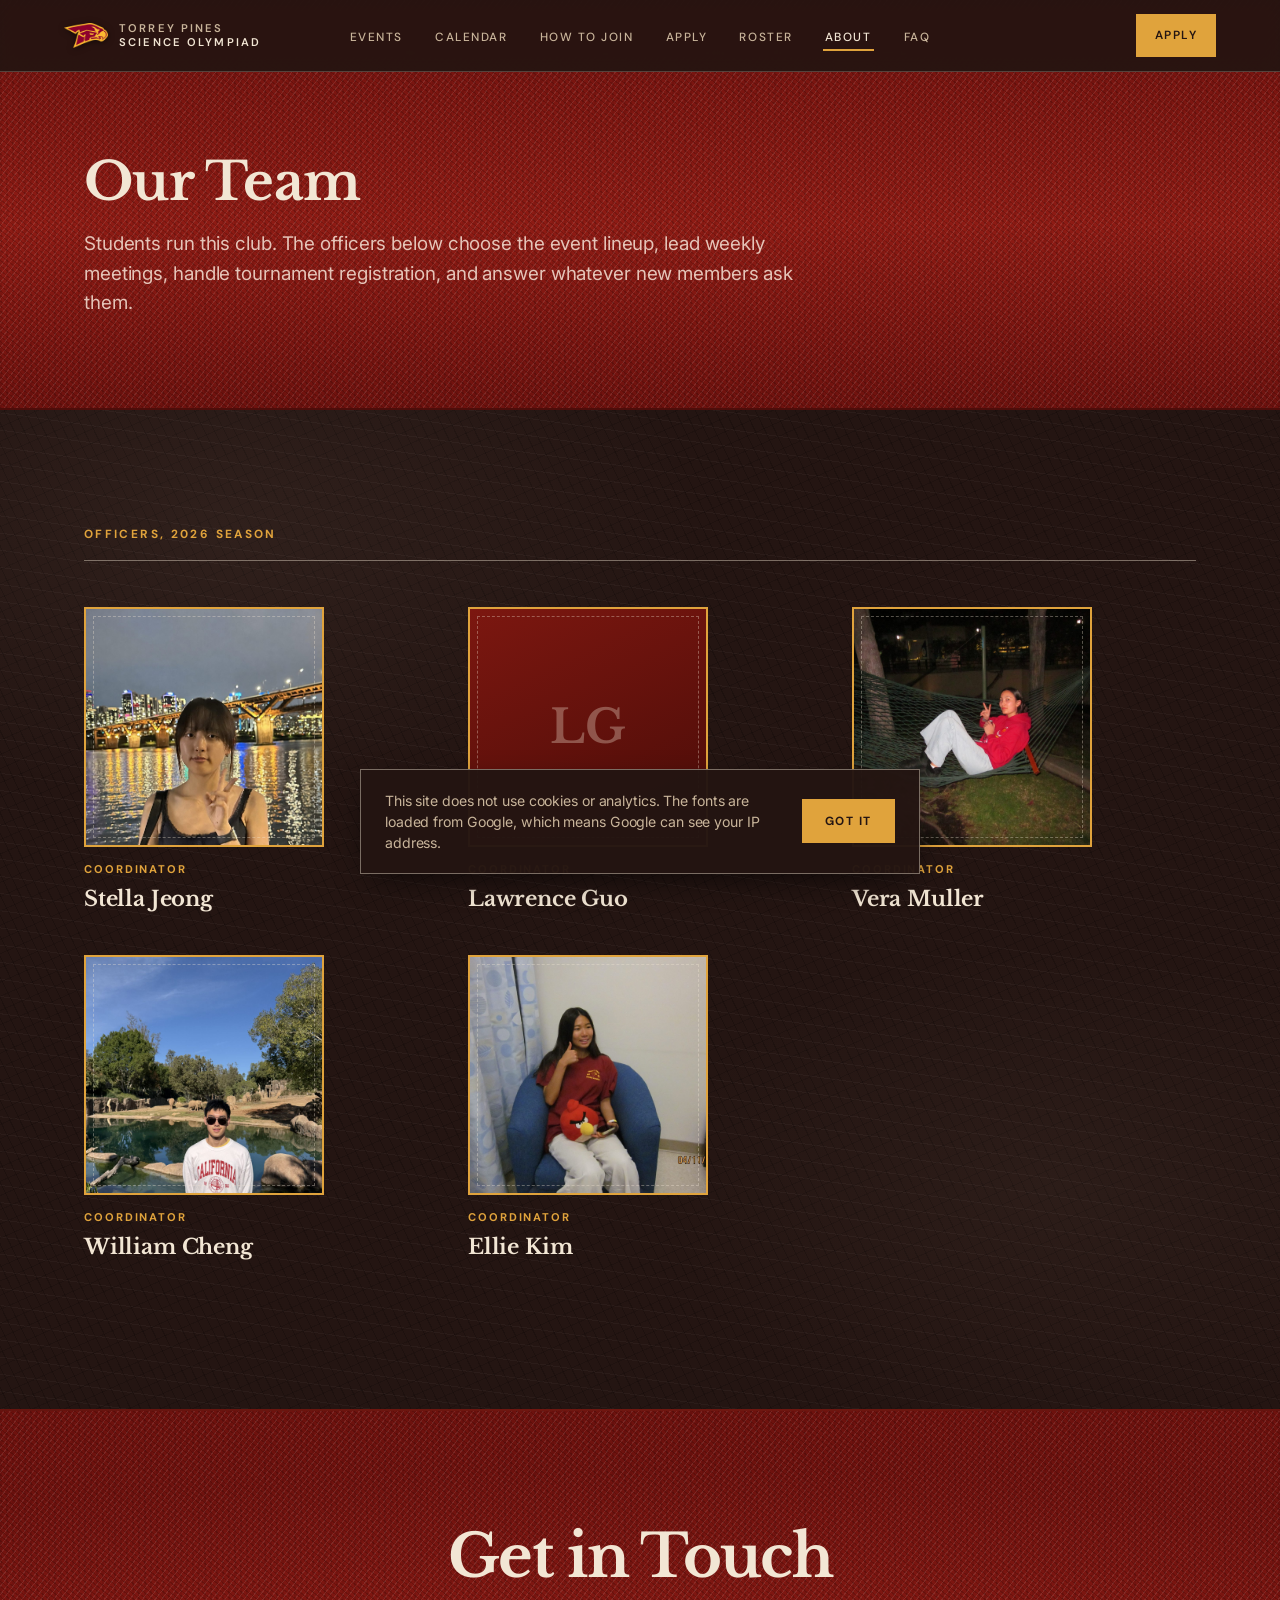
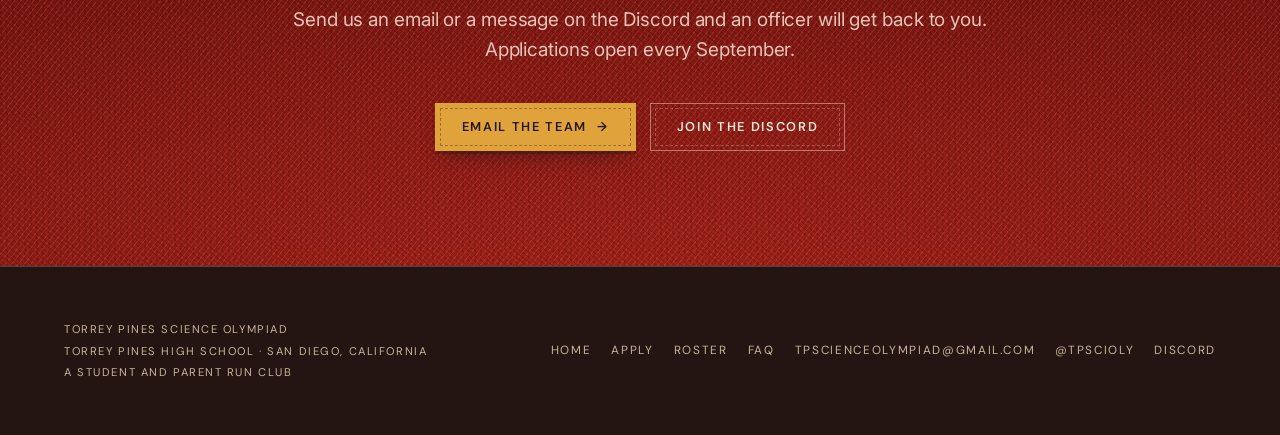
<file: about/index.html>
<!DOCTYPE html>
<html lang="en">
<head>
<meta charset="UTF-8">
<meta name="viewport" content="width=device-width, initial-scale=1.0">
<meta name="description" content="The student coordinators who run Torrey Pines Science Olympiad for the 2026 season.">
<title>About | Torrey Pines Science Olympiad</title>

<link rel="icon" type="image/png" href="../Torrey-Pines-High-School-Logo.png">
<link rel="apple-touch-icon" href="../Torrey-Pines-High-School-Logo.png">
<meta property="og:title" content="About | Torrey Pines Science Olympiad">
<meta property="og:description" content="The students who run Torrey Pines Science Olympiad.">
<meta property="og:image" content="https://tpscienceolympiad.org/Torrey-Pines-High-School-Logo.png">
<meta property="og:image:alt" content="Torrey Pines High School falcon logo">
<meta property="og:type" content="website">
<meta property="og:url" content="https://tpscienceolympiad.org/about/">
<meta property="og:site_name" content="Torrey Pines Science Olympiad">
<meta name="twitter:card" content="summary">

<link rel="preconnect" href="https://fonts.googleapis.com">
<link rel="preconnect" href="https://fonts.gstatic.com" crossorigin>
<link href="https://fonts.googleapis.com/css2?family=DM+Sans:wght@500;700&family=Inter:wght@400;500;600&family=Libre+Baskerville:wght@700&family=Roboto:wght@400;500;700&display=swap" rel="stylesheet">

<link rel="canonical" href="https://tpscienceolympiad.org/about/">

<link rel="stylesheet" href="../styles.css">

<!-- Arms the JS-only states (scroll reveals) before first paint, so the page
     never flashes fully-visible and then hides itself. With JS off the class
     never lands and everything stays visible. -->
<script>document.documentElement.classList.add('js');</script>
</head>
<body>

<a class="skip" href="#main">Skip to content</a>

<nav class="nav pinned" id="nav">
  <a class="mark" href="../">
    <img class="mark-patch" src="../Torrey-Pines-High-School-Logo.png" alt=""
         width="448" height="248" decoding="async">
    <span class="mark-txt"><span>Torrey Pines</span><b>Science Olympiad</b></span>
  </a>
  <div class="nav-panel" id="navPanel">
    <ul class="nav-links">
    <li><a href="../#events">Events</a></li>
    <li><a href="../#season">Calendar</a></li>
    <li><a href="../#how">How to join</a></li>
    <li><a href="../apply/">Apply</a></li>
    <li><a href="../roster/">Roster</a></li>
    <li><a href="../about/" aria-current="page">About</a></li>
    <li><a href="../faq/">FAQ</a></li>
    </ul>
  </div>
  <div class="nav-end">
    <a class="nav-cta" href="../apply/">Apply</a>
    <button class="nav-toggle" id="navToggle" type="button"
            aria-expanded="false" aria-controls="navPanel">
      <svg viewBox="0 0 24 24" aria-hidden="true">
        <path d="M4 7h16"/><path d="M4 12h16"/><path d="M4 17h16"/>
      </svg>
      <span class="nav-toggle-t">Menu</span>
    </button>
  </div>
</nav>

<main id="main">

<!-- ══════ ABOUT HEADER ══════ -->
<header class="about-head felt on-wool">
  <div class="shell">
    <h1 class="h2">Our Team</h1>
    <p class="lede">Students run this club. The officers below choose the event lineup, lead weekly meetings, handle tournament registration, and answer whatever new members ask them.</p>
  </div>
</header>

<!-- ══════ OFFICERS ══════ -->
<section class="officers hide" id="officers">
  <div class="shell">

    <h2 class="section-label">Officers, 2026 Season</h2>

    <ul class="crew">
      <li class="member">
        <div class="portrait">
          <img src="../B8907198-5AF4-4C20-A14F-F900FCF48810.jpg"
               alt="Stella Jeong on a riverside walkway at night, city lights behind her"
               width="1086" height="1448" loading="lazy" decoding="async">
        </div>
        <div class="member-role">Coordinator</div>
        <h3 class="member-name">Stella Jeong</h3>
      </li>

      <li class="member">
        <div class="portrait">
          <!-- TODO: replace with photo, <img src="lawrence-guo.jpg" alt="Lawrence Guo"> -->
          <span class="portrait-initials" aria-hidden="true">LG</span>
        </div>
        <div class="member-role">Coordinator</div>
        <h3 class="member-name">Lawrence Guo</h3>
      </li>

      <li class="member">
        <div class="portrait">
          <img src="../050E96F0-2200-49D2-8E79-41F589383B17.JPEG"
               alt="Vera Muller in a red Science Olympiad hoodie, resting in a hammock on campus"
               width="1600" height="1200" loading="lazy" decoding="async">
        </div>
        <div class="member-role">Coordinator</div>
        <h3 class="member-name">Vera Muller</h3>
      </li>

      <li class="member">
        <div class="portrait">
          <img src="../IMG_0153.jpg"
               alt="William Cheng standing in front of the elephant enclosure at the San Diego Zoo Safari Park"
               width="1200" height="1600" loading="lazy" decoding="async">
        </div>
        <div class="member-role">Coordinator</div>
        <h3 class="member-name">William Cheng</h3>
      </li>

      <li class="member">
        <div class="portrait">
          <img src="../IMG_3296.jpg"
               alt="Ellie Kim in a Torrey Pines Science Olympiad shirt, giving a thumbs up"
               width="1600" height="1200" loading="lazy" decoding="async">
        </div>
        <div class="member-role">Coordinator</div>
        <h3 class="member-name">Ellie Kim</h3>
      </li>
    </ul>

  </div>
</section>

<!-- ══════ CONTACT CLOSE ══════ -->
<section class="close felt on-wool">
  <div class="shell">
    <h2 class="h2">Get in Touch</h2>
    <p class="lede">Send us an email or a message on the Discord and an officer will get back to you. Applications open every September.</p>
    <div class="hero-actions">
      <a class="label-btn" href="mailto:tpscienceolympiad@gmail.com">Email the team <span class="arw" aria-hidden="true">→</span></a>
      <a class="label-btn ghost" href="https://discord.gg/2yeXWeXbFB" target="_blank" rel="noopener">Join the Discord</a>
    </div>
  </div>
</section>

</main>

<footer class="foot">
  <div class="foot-mono">
    Torrey Pines Science Olympiad<br>
    Torrey Pines High School · San Diego, California<br>
    A student and parent run club
  </div>
  <div class="foot-links">
    <a href="../">Home</a>
    <a href="../apply/">Apply</a>
    <a href="../roster/">Roster</a>
    <a href="../faq/">FAQ</a>
    <a href="mailto:tpscienceolympiad@gmail.com">tpscienceolympiad@gmail.com</a>
    <a href="https://instagram.com/tpscioly" target="_blank" rel="noopener">@tpscioly</a>
    <a href="https://discord.gg/2yeXWeXbFB" target="_blank" rel="noopener">Discord</a>
  </div>
</footer>

<!-- Privacy notice. States what is actually true of this site. -->
<div class="cookie" id="cookieNotice" role="region" aria-label="Privacy notice" hidden>
  <p>This site does not use cookies or analytics. The fonts are loaded from Google, which means Google can see your IP address.</p>
  <button type="button" id="cookieOk">Got it</button>
</div>

<script src="../main.js" defer></script>
</body>
</html>
</file>
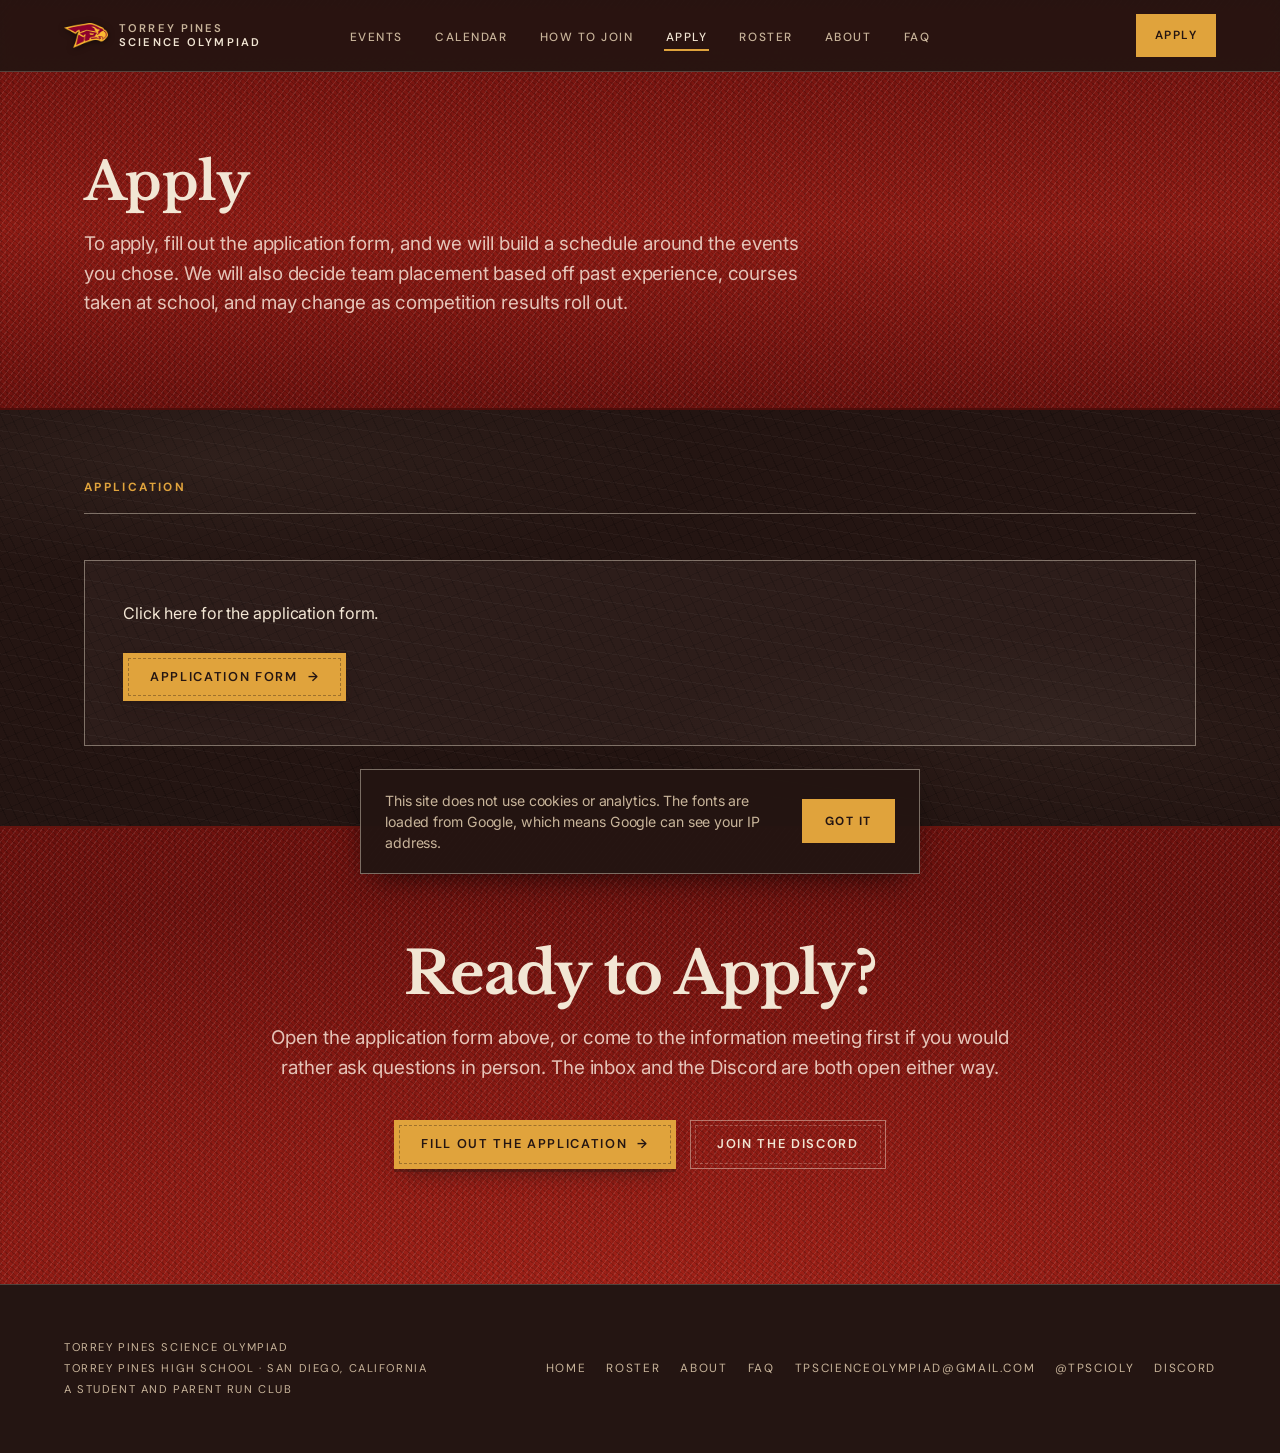
<file: apply/index.html>
<!DOCTYPE html>
<html lang="en">
<head>
<meta charset="UTF-8">
<meta name="viewport" content="width=device-width, initial-scale=1.0">
<meta name="description" content="How to apply to Torrey Pines Science Olympiad. Fill out the application form and we build a schedule around the events you chose, with team placement based on past experience and courses taken.">
<title>Apply | Torrey Pines Science Olympiad</title>

<link rel="icon" type="image/png" href="../Torrey-Pines-High-School-Logo.png">
<link rel="apple-touch-icon" href="../Torrey-Pines-High-School-Logo.png">
<meta property="og:title" content="Apply | Torrey Pines Science Olympiad">
<meta property="og:description" content="Fill out the application form and we build a schedule around the events you chose.">
<meta property="og:image" content="https://tpscienceolympiad.org/Torrey-Pines-High-School-Logo.png">
<meta property="og:image:alt" content="Torrey Pines High School falcon logo">
<meta property="og:type" content="website">
<meta property="og:url" content="https://tpscienceolympiad.org/apply/">
<meta property="og:site_name" content="Torrey Pines Science Olympiad">
<meta name="twitter:card" content="summary">

<link rel="preconnect" href="https://fonts.googleapis.com">
<link rel="preconnect" href="https://fonts.gstatic.com" crossorigin>
<link href="https://fonts.googleapis.com/css2?family=DM+Sans:wght@500;700&family=Inter:wght@400;500;600&family=Libre+Baskerville:wght@700&family=Roboto:wght@400;500;700&display=swap" rel="stylesheet">

<link rel="canonical" href="https://tpscienceolympiad.org/apply/">

<link rel="stylesheet" href="../styles.css">

<!-- Arms the JS-only states (scroll reveals) before first paint, so the page
     never flashes fully-visible and then hides itself. With JS off the class
     never lands and everything stays visible. -->
<script>document.documentElement.classList.add('js');</script>
</head>
<body>

<a class="skip" href="#main">Skip to content</a>

<nav class="nav pinned" id="nav">
  <a class="mark" href="../">
    <img class="mark-patch" src="../Torrey-Pines-High-School-Logo.png" alt=""
         width="448" height="248" decoding="async">
    <span class="mark-txt"><span>Torrey Pines</span><b>Science Olympiad</b></span>
  </a>
  <div class="nav-panel" id="navPanel">
    <ul class="nav-links">
    <li><a href="../#events">Events</a></li>
    <li><a href="../#season">Calendar</a></li>
    <li><a href="../#how">How to join</a></li>
    <li><a href="../apply/" aria-current="page">Apply</a></li>
    <li><a href="../roster/">Roster</a></li>
    <li><a href="../about/">About</a></li>
    <li><a href="../faq/">FAQ</a></li>
    </ul>
  </div>
  <div class="nav-end">
    <a class="nav-cta" href="../apply/" aria-current="page">Apply</a>
    <button class="nav-toggle" id="navToggle" type="button"
            aria-expanded="false" aria-controls="navPanel">
      <svg viewBox="0 0 24 24" aria-hidden="true">
        <path d="M4 7h16"/><path d="M4 12h16"/><path d="M4 17h16"/>
      </svg>
      <span class="nav-toggle-t">Menu</span>
    </button>
  </div>
</nav>

<main id="main">

<!-- ══════ APPLY HEADER ══════ -->
<header class="about-head felt on-wool">
  <div class="shell">
    <h1 class="h2">Apply</h1>
    <p class="lede">To apply, fill out the application form, and we will build a schedule around the events you chose. We will also decide team placement based off past experience, courses taken at school, and may change as competition results roll out.</p>
  </div>
</header>

<!-- ══════ DOCUMENTS ══════
     The dates that used to sit above this lived on the homepage calendar
     too, so they were the same three entries written twice. The calendar
     keeps them; this page keeps the thing only it has. Team rosters get
     their own page rather than a second slot here. -->
<section class="apply-steps hide" id="steps">
  <div class="shell">
    <h2 class="section-label">Application</h2>

    <!-- Links out rather than embedding. The iframe version showed every
         visitor a Google sign-in wall, because the form is owned by a
         school Workspace account whose domain policy blocks outside
         access. A button that opens the form in a new tab at least lands
         people somewhere they can act, and it degrades honestly.

         TODO: add any further paperwork as more buttons or a list here. -->
    <div class="applybox" id="documents">
      <p class="applybox-note">Click here for the application form.</p>
      <a class="label-btn" href="https://docs.google.com/forms/d/e/1FAIpQLSd6-GsuZBDQ_ULiCS-Ka-fRT2pjEMRDPkFXTnhB1F9jHx9u9g/viewform?usp=header" target="_blank" rel="noopener">Application form <span class="arw" aria-hidden="true">→</span></a>
    </div>
  </div>
</section>

<!-- ══════ CONTACT CLOSE ══════ -->
<section class="close felt on-wool">
  <div class="shell">
    <h2 class="h2">Ready to Apply?</h2>
    <p class="lede">Open the application form above, or come to the information meeting first if you would rather ask questions in person. The inbox and the Discord are both open either way.</p>
    <div class="hero-actions">
      <a class="label-btn" href="https://docs.google.com/forms/d/e/1FAIpQLSd6-GsuZBDQ_ULiCS-Ka-fRT2pjEMRDPkFXTnhB1F9jHx9u9g/viewform?usp=header" target="_blank" rel="noopener">Fill out the application <span class="arw" aria-hidden="true">→</span></a>
      <a class="label-btn ghost" href="https://discord.gg/2yeXWeXbFB" target="_blank" rel="noopener">Join the Discord</a>
    </div>
  </div>
</section>

</main>

<footer class="foot">
  <div class="foot-mono">
    Torrey Pines Science Olympiad<br>
    Torrey Pines High School · San Diego, California<br>
    A student and parent run club
  </div>
  <div class="foot-links">
    <a href="../">Home</a>
    <a href="../roster/">Roster</a>
    <a href="../about/">About</a>
    <a href="../faq/">FAQ</a>
    <a href="mailto:tpscienceolympiad@gmail.com">tpscienceolympiad@gmail.com</a>
    <a href="https://instagram.com/tpscioly" target="_blank" rel="noopener">@tpscioly</a>
    <a href="https://discord.gg/2yeXWeXbFB" target="_blank" rel="noopener">Discord</a>
  </div>
</footer>

<!-- Privacy notice. States what is actually true of this site. -->
<div class="cookie" id="cookieNotice" role="region" aria-label="Privacy notice" hidden>
  <p>This site does not use cookies or analytics. The fonts are loaded from Google, which means Google can see your IP address.</p>
  <button type="button" id="cookieOk">Got it</button>
</div>

<script src="../main.js" defer></script>
</body>
</html>
</file>
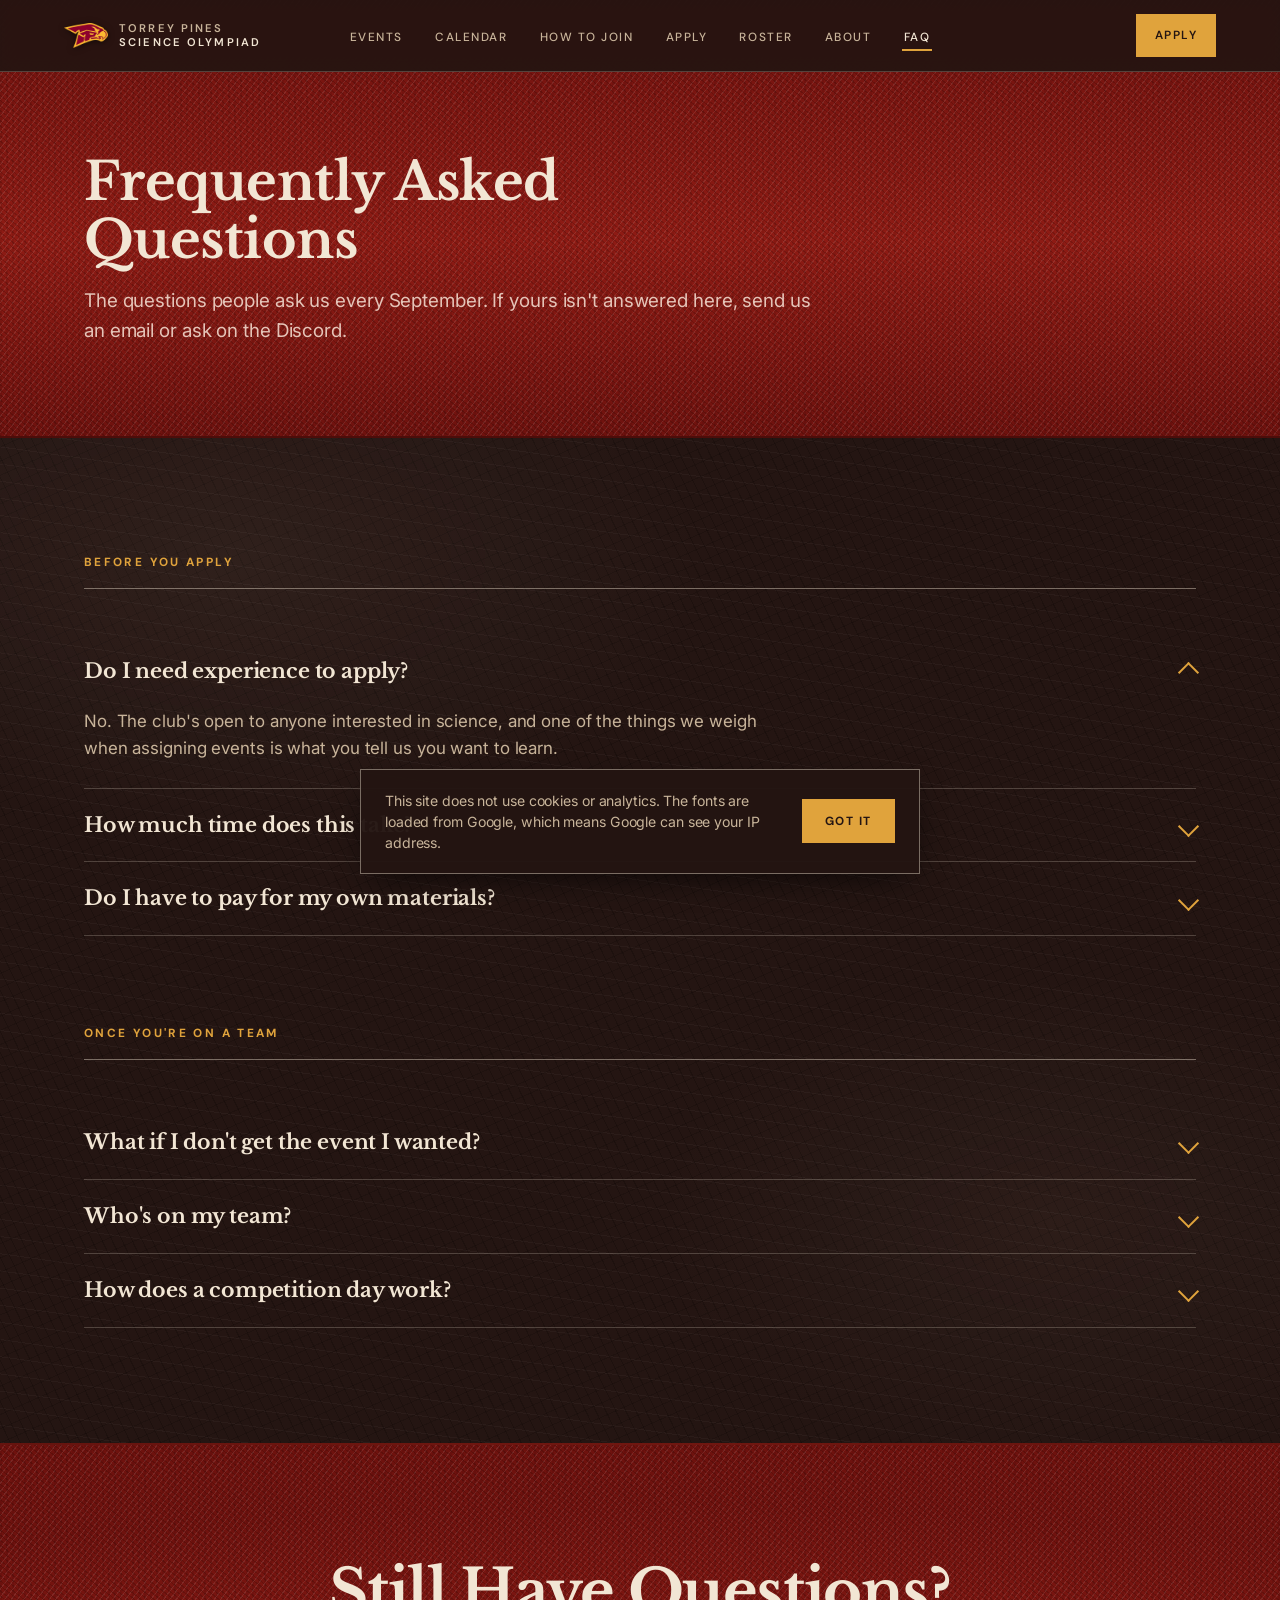
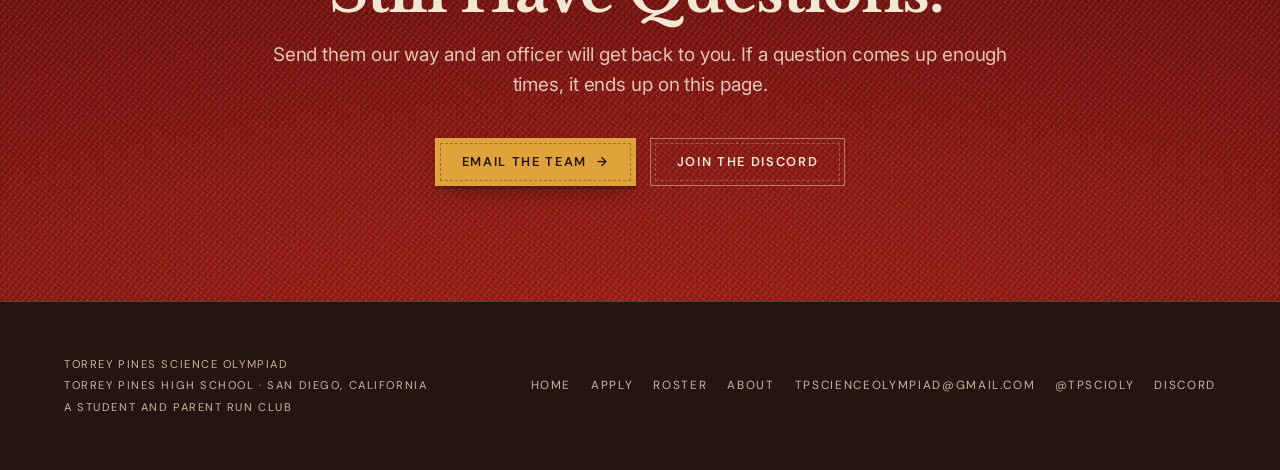
<file: faq/index.html>
<!DOCTYPE html>
<html lang="en">
<head>
<meta charset="UTF-8">
<meta name="viewport" content="width=device-width, initial-scale=1.0">
<meta name="description" content="Answers to common questions about Torrey Pines Science Olympiad, covering experience, time commitment, materials cost, event assignment, teams, and competition days.">
<title>FAQ | Torrey Pines Science Olympiad</title>

<link rel="icon" type="image/png" href="../Torrey-Pines-High-School-Logo.png">
<link rel="apple-touch-icon" href="../Torrey-Pines-High-School-Logo.png">
<meta property="og:title" content="FAQ | Torrey Pines Science Olympiad">
<meta property="og:description" content="Experience needed, time commitment, materials cost, event assignment, teams, and competition days.">
<meta property="og:image" content="https://tpscienceolympiad.org/Torrey-Pines-High-School-Logo.png">
<meta property="og:image:alt" content="Torrey Pines High School falcon logo">
<meta property="og:type" content="website">
<meta property="og:url" content="https://tpscienceolympiad.org/faq/">
<meta property="og:site_name" content="Torrey Pines Science Olympiad">
<meta name="twitter:card" content="summary">

<link rel="preconnect" href="https://fonts.googleapis.com">
<link rel="preconnect" href="https://fonts.gstatic.com" crossorigin>
<link href="https://fonts.googleapis.com/css2?family=DM+Sans:wght@500;700&family=Inter:wght@400;500;600&family=Libre+Baskerville:wght@700&family=Roboto:wght@400;500;700&display=swap" rel="stylesheet">

<link rel="canonical" href="https://tpscienceolympiad.org/faq/">

<link rel="stylesheet" href="../styles.css">

<!-- Arms the JS-only states (scroll reveals) before first paint, so the page
     never flashes fully-visible and then hides itself. With JS off the class
     never lands and everything stays visible. -->
<script>document.documentElement.classList.add('js');</script>
</head>
<body>

<a class="skip" href="#main">Skip to content</a>

<nav class="nav pinned" id="nav">
  <a class="mark" href="../">
    <img class="mark-patch" src="../Torrey-Pines-High-School-Logo.png" alt=""
         width="448" height="248" decoding="async">
    <span class="mark-txt"><span>Torrey Pines</span><b>Science Olympiad</b></span>
  </a>
  <div class="nav-panel" id="navPanel">
    <ul class="nav-links">
    <li><a href="../#events">Events</a></li>
    <li><a href="../#season">Calendar</a></li>
    <li><a href="../#how">How to join</a></li>
    <li><a href="../apply/">Apply</a></li>
    <li><a href="../roster/">Roster</a></li>
    <li><a href="../about/">About</a></li>
    <li><a href="../faq/" aria-current="page">FAQ</a></li>
    </ul>
  </div>
  <div class="nav-end">
    <a class="nav-cta" href="../apply/">Apply</a>
    <button class="nav-toggle" id="navToggle" type="button"
            aria-expanded="false" aria-controls="navPanel">
      <svg viewBox="0 0 24 24" aria-hidden="true">
        <path d="M4 7h16"/><path d="M4 12h16"/><path d="M4 17h16"/>
      </svg>
      <span class="nav-toggle-t">Menu</span>
    </button>
  </div>
</nav>

<main id="main">

<!-- ══════ FAQ HEADER ══════ -->
<header class="about-head felt on-wool">
  <div class="shell">
    <h1 class="h2">Frequently Asked Questions</h1>
    <p class="lede">The questions people ask us every September. If yours isn't answered here, send us an email or ask on the Discord.</p>
  </div>
</header>

<!-- ══════ THE QUESTIONS ══════
     Grouped and ordered by when they occur to someone: everything that
     decides whether to apply comes first, everything about the season after.
     "Do I need experience" leads because it is the answer that changes the
     most minds, this club takes an application, not a tryout. -->
<section class="faq-page hide" id="questions">
  <div class="shell">

    <!-- One reveal trigger for BOTH groups, not one per row. Observed
         individually, the second group waited until it was scrolled to and
         then appeared, which reads as "that section wasn't there", exactly
         the wrong signal for a group someone is meant to know exists. The
         wrapper sits near the top of the page, so a single intersection
         brings the whole list in and the two groups animate in parallel. -->
    <div class="qa-groups">
      <h2 class="section-label">Before You Apply</h2>
      <div class="qa-list">
        <details class="qa" open>
          <summary>Do I need experience to apply?</summary>
          <div class="qa-body"><p>No. The club's open to anyone interested in science, and one of the things we weigh when assigning events is what you tell us you want to learn.</p></div>
        </details>
        <details class="qa">
          <summary>How much time does this take?</summary>
          <div class="qa-body"><p>A weekly meeting for each of your events, studying on your own and with your partner, plus whatever your coaches assign on top of that. Builds take the most time, since construction and testing add up over the season. The people who struggle are usually the ones who procrastinate.</p></div>
        </details>
        <details class="qa">
          <summary>Do I have to pay for my own materials?</summary>
          <div class="qa-body"><p>No. Keep your receipts, give them to a coordinator, and you get the money back for any reasonable purchase that went toward your event.</p></div>
        </details>
      </div>

      <h2 class="section-label qa-group">Once You're on a Team</h2>
      <div class="qa-list">
        <details class="qa">
          <summary>What if I don't get the event I wanted?</summary>
          <div class="qa-body"><p>It happens, and it usually works out. An event you didn't ask for is a chance to try something you'd never have picked yourself, which is how a lot of people find what they're actually good at.</p></div>
        </details>
        <details class="qa">
          <summary>Who's on my team?</summary>
          <div class="qa-body"><p>We run more than one team. Science Olympiad caps a team at fifteen students, no more than seven of them seniors, so the rosters are built around that. Your team is you, your partners, and their partners, so you'll already know the people competing alongside you.</p></div>
        </details>
        <details class="qa">
          <summary>How does a competition day work?</summary>
          <div class="qa-body"><p>You're there the whole day and compete in each of your events at its scheduled time. Medals go to the top finishers in each event, and how many places get one depends on the tournament. Your placing also becomes your team's points for that event, first place scoring one point, second place two, and so on. The team with the lowest total wins.</p></div>
        </details>
      </div>
    </div>

  </div>
</section>

<!-- ══════ CONTACT CLOSE ══════ -->
<section class="close felt on-wool">
  <div class="shell">
    <h2 class="h2">Still Have Questions?</h2>
    <p class="lede">Send them our way and an officer will get back to you. If a question comes up enough times, it ends up on this page.</p>
    <div class="hero-actions">
      <a class="label-btn" href="mailto:tpscienceolympiad@gmail.com">Email the team <span class="arw" aria-hidden="true">→</span></a>
      <a class="label-btn ghost" href="https://discord.gg/2yeXWeXbFB" target="_blank" rel="noopener">Join the Discord</a>
    </div>
  </div>
</section>

</main>

<footer class="foot">
  <div class="foot-mono">
    Torrey Pines Science Olympiad<br>
    Torrey Pines High School · San Diego, California<br>
    A student and parent run club
  </div>
  <div class="foot-links">
    <a href="../">Home</a>
    <a href="../apply/">Apply</a>
    <a href="../roster/">Roster</a>
    <a href="../about/">About</a>
    <a href="mailto:tpscienceolympiad@gmail.com">tpscienceolympiad@gmail.com</a>
    <a href="https://instagram.com/tpscioly" target="_blank" rel="noopener">@tpscioly</a>
    <a href="https://discord.gg/2yeXWeXbFB" target="_blank" rel="noopener">Discord</a>
  </div>
</footer>

<!-- Privacy notice. States what is actually true of this site. -->
<div class="cookie" id="cookieNotice" role="region" aria-label="Privacy notice" hidden>
  <p>This site does not use cookies or analytics. The fonts are loaded from Google, which means Google can see your IP address.</p>
  <button type="button" id="cookieOk">Got it</button>
</div>

<script src="../main.js" defer></script>
</body>
</html>
</file>
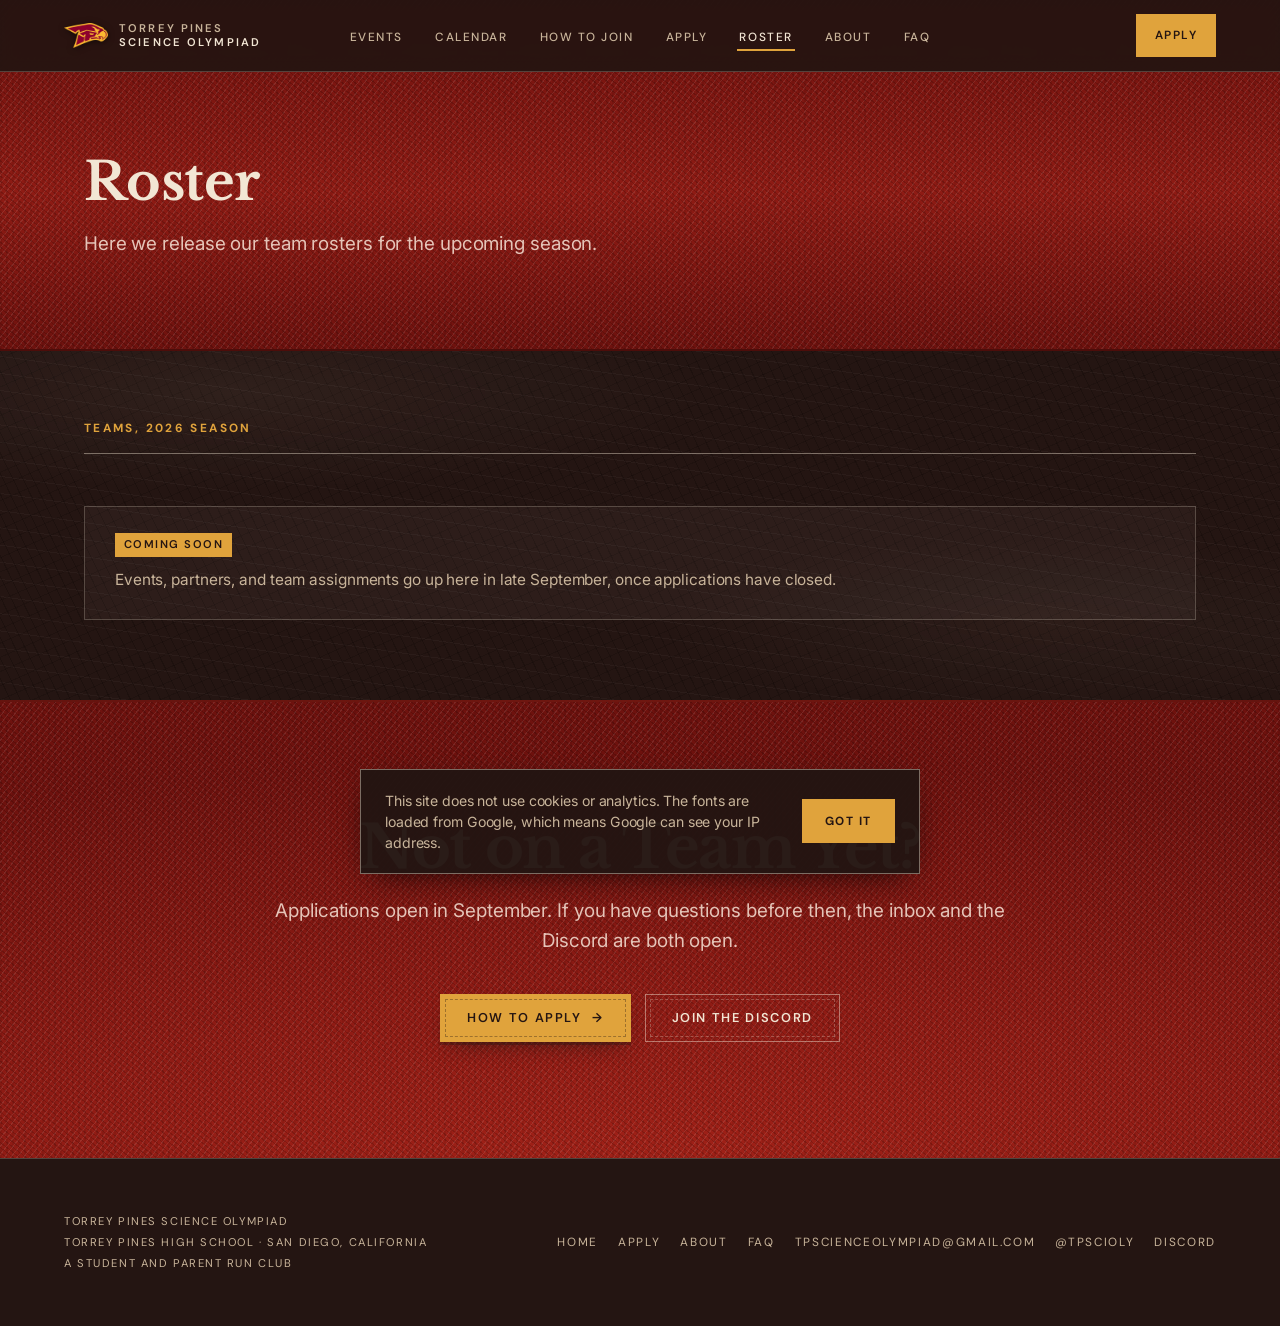
<file: roster/index.html>
<!DOCTYPE html>
<html lang="en">
<head>
<meta charset="UTF-8">
<meta name="viewport" content="width=device-width, initial-scale=1.0">
<meta name="description" content="Team rosters for Torrey Pines Science Olympiad. Events, partners, and team assignments are posted here in late September, once applications have closed.">
<title>Roster | Torrey Pines Science Olympiad</title>

<link rel="icon" type="image/png" href="../Torrey-Pines-High-School-Logo.png">
<link rel="apple-touch-icon" href="../Torrey-Pines-High-School-Logo.png">
<meta property="og:title" content="Roster | Torrey Pines Science Olympiad">
<meta property="og:description" content="Events, partners, and team assignments go up in late September.">
<meta property="og:image" content="https://tpscienceolympiad.org/Torrey-Pines-High-School-Logo.png">
<meta property="og:image:alt" content="Torrey Pines High School falcon logo">
<meta property="og:type" content="website">
<meta property="og:url" content="https://tpscienceolympiad.org/roster/">
<meta property="og:site_name" content="Torrey Pines Science Olympiad">
<meta name="twitter:card" content="summary">

<link rel="preconnect" href="https://fonts.googleapis.com">
<link rel="preconnect" href="https://fonts.gstatic.com" crossorigin>
<link href="https://fonts.googleapis.com/css2?family=DM+Sans:wght@500;700&family=Inter:wght@400;500;600&family=Libre+Baskerville:wght@700&family=Roboto:wght@400;500;700&display=swap" rel="stylesheet">

<link rel="canonical" href="https://tpscienceolympiad.org/roster/">

<link rel="stylesheet" href="../styles.css">

<!-- Arms the JS-only states (scroll reveals) before first paint, so the page
     never flashes fully-visible and then hides itself. With JS off the class
     never lands and everything stays visible. -->
<script>document.documentElement.classList.add('js');</script>
</head>
<body>

<a class="skip" href="#main">Skip to content</a>

<nav class="nav pinned" id="nav">
  <a class="mark" href="../">
    <img class="mark-patch" src="../Torrey-Pines-High-School-Logo.png" alt=""
         width="448" height="248" decoding="async">
    <span class="mark-txt"><span>Torrey Pines</span><b>Science Olympiad</b></span>
  </a>
  <div class="nav-panel" id="navPanel">
    <ul class="nav-links">
    <li><a href="../#events">Events</a></li>
    <li><a href="../#season">Calendar</a></li>
    <li><a href="../#how">How to join</a></li>
    <li><a href="../apply/">Apply</a></li>
    <li><a href="../roster/" aria-current="page">Roster</a></li>
    <li><a href="../about/">About</a></li>
    <li><a href="../faq/">FAQ</a></li>
    </ul>
  </div>
  <div class="nav-end">
    <a class="nav-cta" href="../apply/">Apply</a>
    <button class="nav-toggle" id="navToggle" type="button"
            aria-expanded="false" aria-controls="navPanel">
      <svg viewBox="0 0 24 24" aria-hidden="true">
        <path d="M4 7h16"/><path d="M4 12h16"/><path d="M4 17h16"/>
      </svg>
      <span class="nav-toggle-t">Menu</span>
    </button>
  </div>
</nav>

<main id="main">

<!-- ══════ ROSTER HEADER ══════ -->
<header class="about-head felt on-wool">
  <div class="shell">
    <h1 class="h2">Roster</h1>
    <p class="lede">Here we release our team rosters for the upcoming season.</p>
  </div>
</header>

<!-- ══════ THE TEAMS ══════
     Empty until Sep 27. A real, labelled slot rather than a sentence, so
     the page looks like a place the rosters go rather than a page that is
     missing something.

     TODO: on Sep 27, delete .docket-empty and list the teams inside
     <div class="teams">. Each team is a <div class="team"> holding an
     <h3> with the team name and a <ul class="team-list"> of members, one
     <li> per student with their events. The .teams grid puts them side by
     side on desktop and stacks them on a phone. -->
<section class="apply-steps hide" id="teams">
  <div class="shell">
    <h2 class="section-label">Teams, 2026 Season</h2>

    <div class="docket">
      <p class="docket-empty">
        <span class="docket-tag">Coming soon</span>
        <span>Events, partners, and team assignments go up here in late
        September, once applications have closed.</span>
      </p>
    </div>
  </div>
</section>

<!-- ══════ CONTACT CLOSE ══════ -->
<section class="close felt on-wool">
  <div class="shell">
    <h2 class="h2">Not on a Team Yet?</h2>
    <p class="lede">Applications open in September. If you have questions before then, the inbox and the Discord are both open.</p>
    <div class="hero-actions">
      <a class="label-btn" href="../apply/">How to apply <span class="arw" aria-hidden="true">→</span></a>
      <a class="label-btn ghost" href="https://discord.gg/2yeXWeXbFB" target="_blank" rel="noopener">Join the Discord</a>
    </div>
  </div>
</section>

</main>

<footer class="foot">
  <div class="foot-mono">
    Torrey Pines Science Olympiad<br>
    Torrey Pines High School · San Diego, California<br>
    A student and parent run club
  </div>
  <div class="foot-links">
    <a href="../">Home</a>
    <a href="../apply/">Apply</a>
    <a href="../about/">About</a>
    <a href="../faq/">FAQ</a>
    <a href="mailto:tpscienceolympiad@gmail.com">tpscienceolympiad@gmail.com</a>
    <a href="https://instagram.com/tpscioly" target="_blank" rel="noopener">@tpscioly</a>
    <a href="https://discord.gg/2yeXWeXbFB" target="_blank" rel="noopener">Discord</a>
  </div>
</footer>

<!-- Privacy notice. States what is actually true of this site. -->
<div class="cookie" id="cookieNotice" role="region" aria-label="Privacy notice" hidden>
  <p>This site does not use cookies or analytics. The fonts are loaded from Google, which means Google can see your IP address.</p>
  <button type="button" id="cookieOk">Got it</button>
</div>

<script src="../main.js" defer></script>
</body>
</html>
</file>
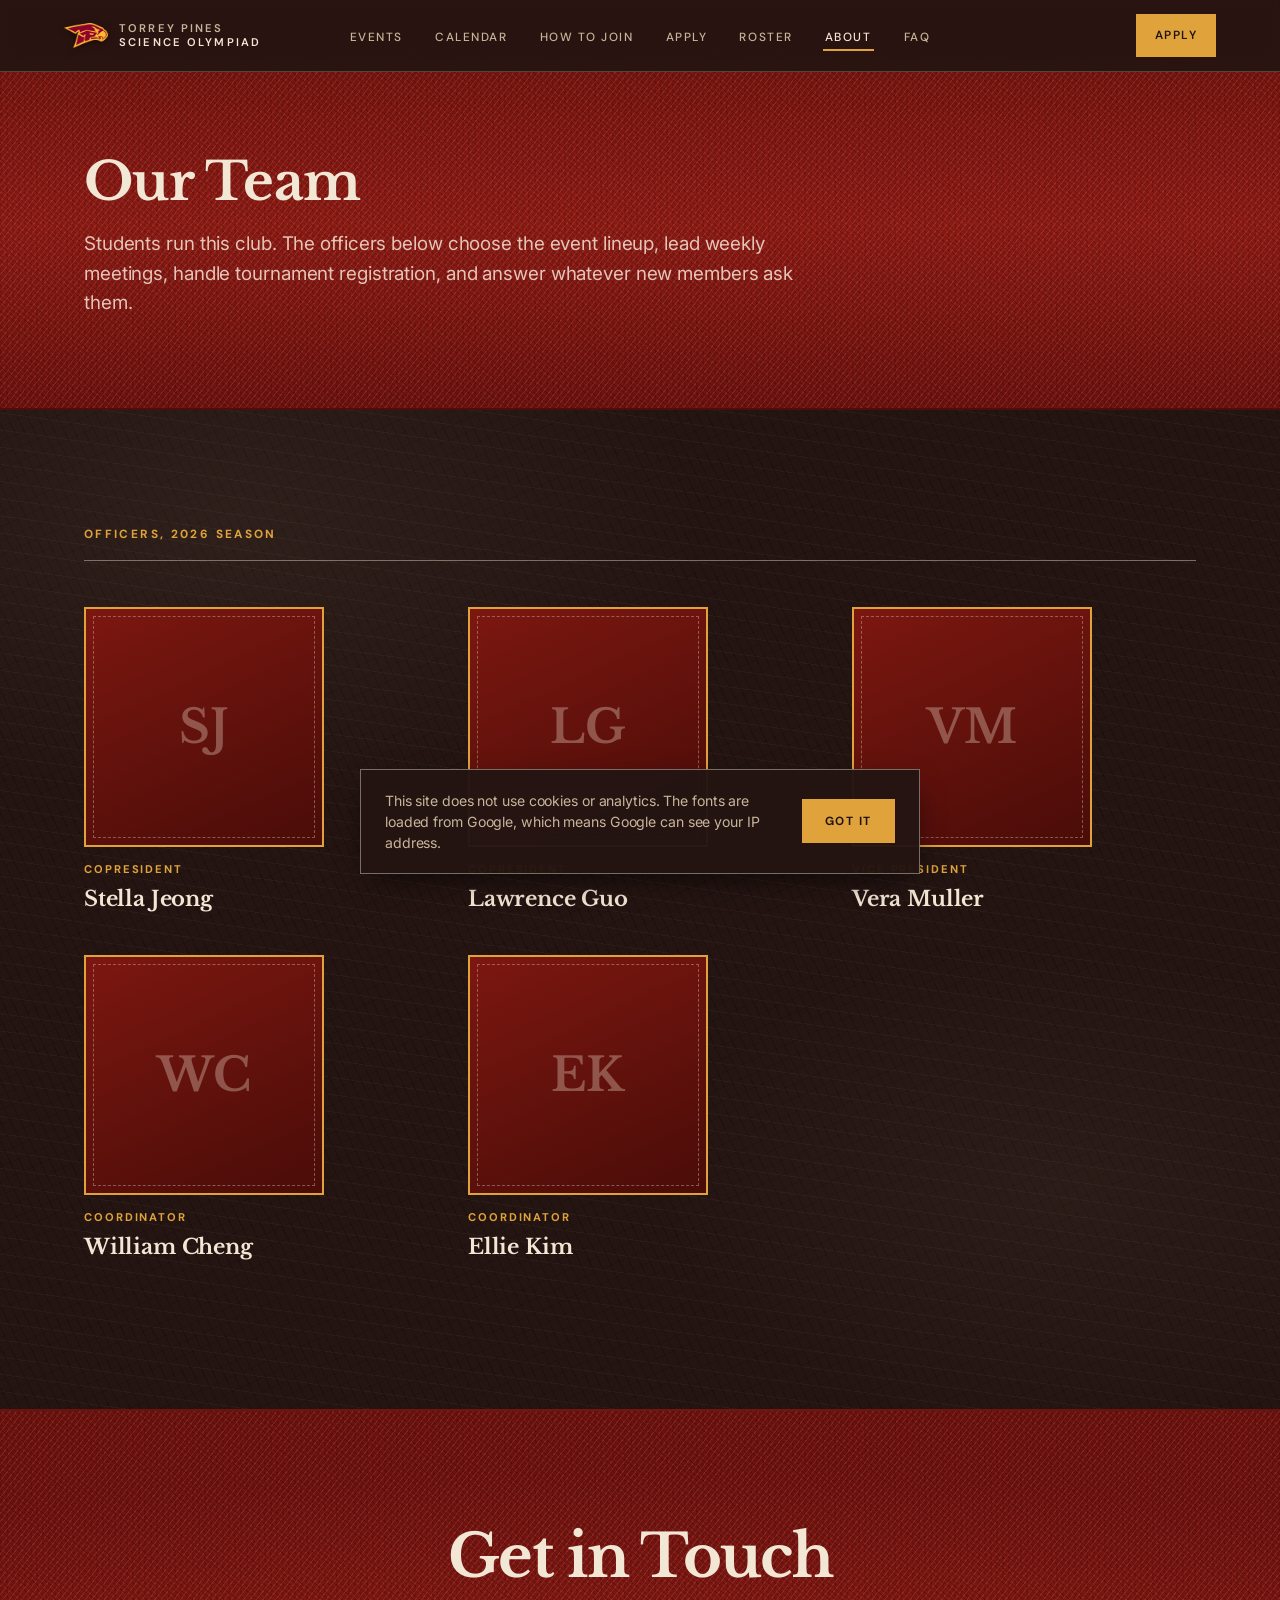
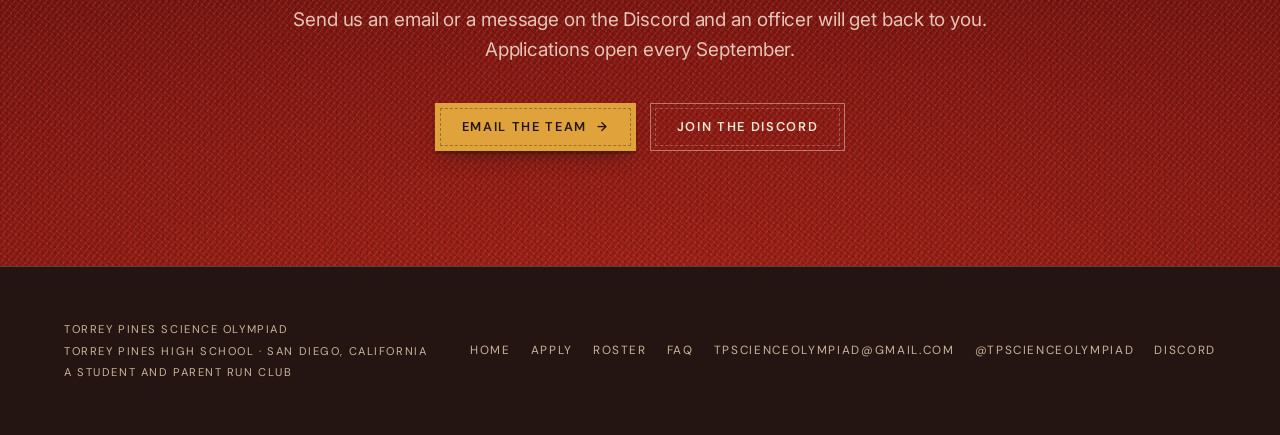
<file: about.html>
<!DOCTYPE html>
<html lang="en">
<head>
<meta charset="UTF-8">
<meta name="viewport" content="width=device-width, initial-scale=1.0">
<meta name="description" content="The students who run Torrey Pines Science Olympiad, including the copresidents, vice president, and coordinators for the 2026 season.">
<title>About | Torrey Pines Science Olympiad</title>

<link rel="icon" type="image/png" href="Torrey-Pines-High-School-Logo.png">
<link rel="apple-touch-icon" href="Torrey-Pines-High-School-Logo.png">
<meta property="og:title" content="About | Torrey Pines Science Olympiad">
<meta property="og:description" content="The students who run Torrey Pines Science Olympiad.">
<meta property="og:image" content="https://tpscienceolympiad.org/Torrey-Pines-High-School-Logo.png">
<meta property="og:image:alt" content="Torrey Pines High School falcon logo">
<meta property="og:type" content="website">
<meta property="og:url" content="https://tpscienceolympiad.org/about.html">
<meta property="og:site_name" content="Torrey Pines Science Olympiad">
<meta name="twitter:card" content="summary">

<link rel="preconnect" href="https://fonts.googleapis.com">
<link rel="preconnect" href="https://fonts.gstatic.com" crossorigin>
<link href="https://fonts.googleapis.com/css2?family=DM+Sans:wght@500;700&family=Inter:wght@400;500;600&family=Libre+Baskerville:wght@700&family=Roboto:wght@400;500;700&display=swap" rel="stylesheet">

<link rel="canonical" href="https://tpscienceolympiad.org/about.html">

<link rel="stylesheet" href="styles.css">

<!-- Arms the JS-only states (scroll reveals) before first paint, so the page
     never flashes fully-visible and then hides itself. With JS off the class
     never lands and everything stays visible. -->
<script>document.documentElement.classList.add('js');</script>
</head>
<body>

<a class="skip" href="#main">Skip to content</a>

<nav class="nav pinned" id="nav">
  <a class="mark" href="index.html">
    <img class="mark-patch" src="Torrey-Pines-High-School-Logo.png" alt=""
         width="448" height="248" decoding="async">
    <span class="mark-txt"><span>Torrey Pines</span><b>Science Olympiad</b></span>
  </a>
  <div class="nav-panel" id="navPanel">
    <ul class="nav-links">
    <li><a href="index.html#events">Events</a></li>
    <li><a href="index.html#season">Calendar</a></li>
    <li><a href="index.html#how">How to join</a></li>
    <li><a href="apply.html">Apply</a></li>
    <li><a href="roster.html">Roster</a></li>
    <li><a href="about.html" aria-current="page">About</a></li>
    <li><a href="faq.html">FAQ</a></li>
    </ul>
  </div>
  <div class="nav-end">
    <a class="nav-cta" href="apply.html">Apply</a>
    <button class="nav-toggle" id="navToggle" type="button"
            aria-expanded="false" aria-controls="navPanel">
      <svg viewBox="0 0 24 24" aria-hidden="true">
        <path d="M4 7h16"/><path d="M4 12h16"/><path d="M4 17h16"/>
      </svg>
      <span class="nav-toggle-t">Menu</span>
    </button>
  </div>
</nav>

<main id="main">

<!-- ══════ ABOUT HEADER ══════ -->
<header class="about-head felt on-wool">
  <div class="shell">
    <h1 class="h2">Our Team</h1>
    <p class="lede">Students run this club. The officers below choose the event lineup, lead weekly meetings, handle tournament registration, and answer whatever new members ask them.</p>
  </div>
</header>

<!-- ══════ OFFICERS ══════ -->
<section class="officers hide" id="officers">
  <div class="shell">

    <h2 class="section-label">Officers, 2026 Season</h2>

    <ul class="crew">
      <li class="member">
        <div class="portrait">
          <!-- TODO: replace with photo, <img src="stella-jeong.jpg" alt="Stella Jeong"> -->
          <span class="portrait-initials" aria-hidden="true">SJ</span>
        </div>
        <div class="member-role">Copresident</div>
        <h3 class="member-name">Stella Jeong</h3>
      </li>

      <li class="member">
        <div class="portrait">
          <!-- TODO: replace with photo, <img src="lawrence-guo.jpg" alt="Lawrence Guo"> -->
          <span class="portrait-initials" aria-hidden="true">LG</span>
        </div>
        <div class="member-role">Copresident</div>
        <h3 class="member-name">Lawrence Guo</h3>
      </li>

      <li class="member">
        <div class="portrait">
          <!-- TODO: replace with photo, <img src="vera-muller.jpg" alt="Vera Muller"> -->
          <span class="portrait-initials" aria-hidden="true">VM</span>
        </div>
        <div class="member-role">Vice President</div>
        <h3 class="member-name">Vera Muller</h3>
      </li>

      <li class="member">
        <div class="portrait">
          <!-- TODO: replace with photo, <img src="william-cheng.jpg" alt="William Cheng"> -->
          <span class="portrait-initials" aria-hidden="true">WC</span>
        </div>
        <div class="member-role">Coordinator</div>
        <h3 class="member-name">William Cheng</h3>
      </li>

      <li class="member">
        <div class="portrait">
          <!-- TODO: replace with photo, <img src="ellie-kim.jpg" alt="Ellie Kim"> -->
          <span class="portrait-initials" aria-hidden="true">EK</span>
        </div>
        <div class="member-role">Coordinator</div>
        <h3 class="member-name">Ellie Kim</h3>
      </li>
    </ul>

  </div>
</section>

<!-- ══════ CONTACT CLOSE ══════ -->
<section class="close felt on-wool">
  <div class="shell">
    <h2 class="h2">Get in Touch</h2>
    <p class="lede">Send us an email or a message on the Discord and an officer will get back to you. Applications open every September.</p>
    <div class="hero-actions">
      <a class="label-btn" href="mailto:tpscienceolympiad@gmail.com">Email the team <span class="arw" aria-hidden="true">→</span></a>
      <a class="label-btn ghost" href="https://discord.gg/jX9UzMf" target="_blank" rel="noopener">Join the Discord</a>
    </div>
  </div>
</section>

</main>

<footer class="foot">
  <div class="foot-mono">
    Torrey Pines Science Olympiad<br>
    Torrey Pines High School · San Diego, California<br>
    A student and parent run club
  </div>
  <div class="foot-links">
    <a href="index.html">Home</a>
    <a href="apply.html">Apply</a>
    <a href="roster.html">Roster</a>
    <a href="faq.html">FAQ</a>
    <a href="mailto:tpscienceolympiad@gmail.com">tpscienceolympiad@gmail.com</a>
    <a href="https://instagram.com/tpscienceolympiad" target="_blank" rel="noopener">@tpscienceolympiad</a>
    <a href="https://discord.gg/jX9UzMf" target="_blank" rel="noopener">Discord</a>
  </div>
</footer>

<!-- Privacy notice. States what is actually true of this site. -->
<div class="cookie" id="cookieNotice" role="region" aria-label="Privacy notice" hidden>
  <p>This site does not use cookies or analytics. The fonts are loaded from Google, which means Google can see your IP address.</p>
  <button type="button" id="cookieOk">Got it</button>
</div>

<script src="main.js" defer></script>
</body>
</html>
</file>
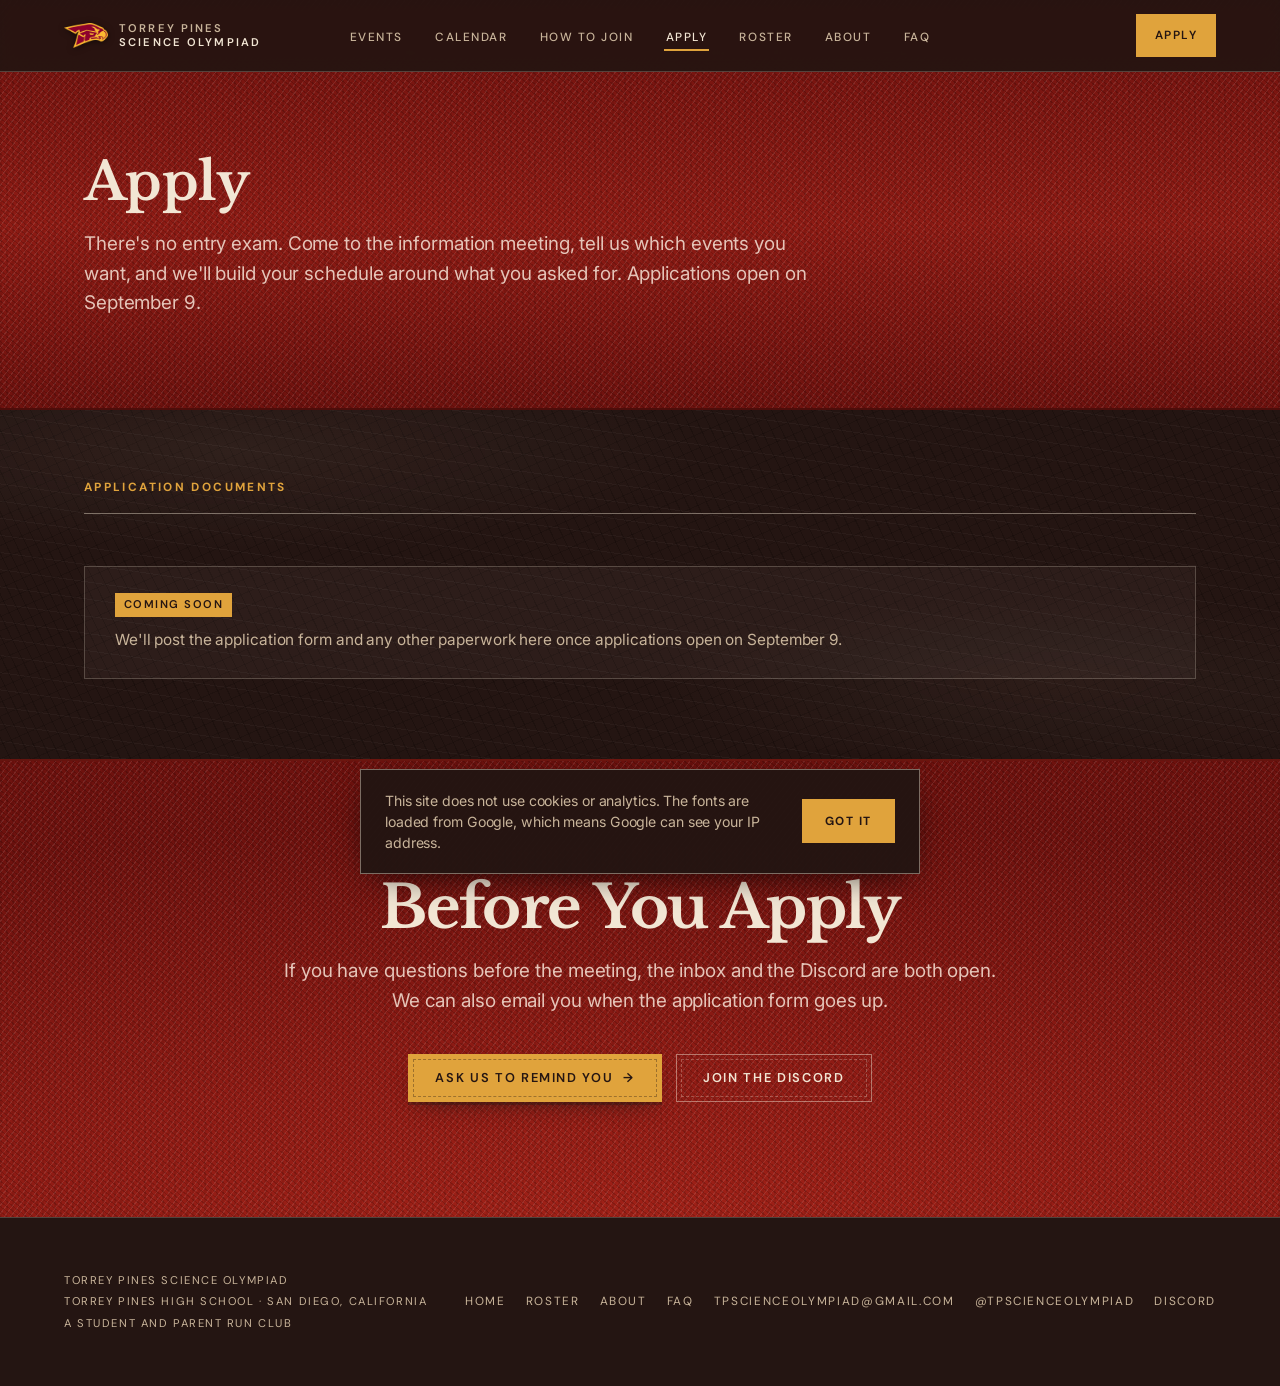
<file: apply.html>
<!DOCTYPE html>
<html lang="en">
<head>
<meta charset="UTF-8">
<meta name="viewport" content="width=device-width, initial-scale=1.0">
<meta name="description" content="How to apply to Torrey Pines Science Olympiad: the information meeting on September 9, the application deadline on the 23rd, and teams released on the 27th. Application documents are posted here when they open.">
<title>Apply | Torrey Pines Science Olympiad</title>

<link rel="icon" type="image/png" href="Torrey-Pines-High-School-Logo.png">
<link rel="apple-touch-icon" href="Torrey-Pines-High-School-Logo.png">
<meta property="og:title" content="Apply | Torrey Pines Science Olympiad">
<meta property="og:description" content="The information meeting is September 9, applications are due the 23rd, and teams go up on the 27th.">
<meta property="og:image" content="https://tpscienceolympiad.org/Torrey-Pines-High-School-Logo.png">
<meta property="og:image:alt" content="Torrey Pines High School falcon logo">
<meta property="og:type" content="website">
<meta property="og:url" content="https://tpscienceolympiad.org/apply.html">
<meta property="og:site_name" content="Torrey Pines Science Olympiad">
<meta name="twitter:card" content="summary">

<link rel="preconnect" href="https://fonts.googleapis.com">
<link rel="preconnect" href="https://fonts.gstatic.com" crossorigin>
<link href="https://fonts.googleapis.com/css2?family=DM+Sans:wght@500;700&family=Inter:wght@400;500;600&family=Libre+Baskerville:wght@700&family=Roboto:wght@400;500;700&display=swap" rel="stylesheet">

<link rel="canonical" href="https://tpscienceolympiad.org/apply.html">

<link rel="stylesheet" href="styles.css">

<!-- Arms the JS-only states (scroll reveals) before first paint, so the page
     never flashes fully-visible and then hides itself. With JS off the class
     never lands and everything stays visible. -->
<script>document.documentElement.classList.add('js');</script>
</head>
<body>

<a class="skip" href="#main">Skip to content</a>

<nav class="nav pinned" id="nav">
  <a class="mark" href="index.html">
    <img class="mark-patch" src="Torrey-Pines-High-School-Logo.png" alt=""
         width="448" height="248" decoding="async">
    <span class="mark-txt"><span>Torrey Pines</span><b>Science Olympiad</b></span>
  </a>
  <div class="nav-panel" id="navPanel">
    <ul class="nav-links">
    <li><a href="index.html#events">Events</a></li>
    <li><a href="index.html#season">Calendar</a></li>
    <li><a href="index.html#how">How to join</a></li>
    <li><a href="apply.html" aria-current="page">Apply</a></li>
    <li><a href="roster.html">Roster</a></li>
    <li><a href="about.html">About</a></li>
    <li><a href="faq.html">FAQ</a></li>
    </ul>
  </div>
  <div class="nav-end">
    <a class="nav-cta" href="apply.html" aria-current="page">Apply</a>
    <button class="nav-toggle" id="navToggle" type="button"
            aria-expanded="false" aria-controls="navPanel">
      <svg viewBox="0 0 24 24" aria-hidden="true">
        <path d="M4 7h16"/><path d="M4 12h16"/><path d="M4 17h16"/>
      </svg>
      <span class="nav-toggle-t">Menu</span>
    </button>
  </div>
</nav>

<main id="main">

<!-- ══════ APPLY HEADER ══════ -->
<header class="about-head felt on-wool">
  <div class="shell">
    <h1 class="h2">Apply</h1>
    <p class="lede">There's no entry exam. Come to the information meeting, tell us which events you want, and we'll build your schedule around what you asked for. Applications open on September 9.</p>
  </div>
</header>

<!-- ══════ DOCUMENTS ══════
     The dates that used to sit above this lived on the homepage calendar
     too, so they were the same three entries written twice. The calendar
     keeps them; this page keeps the thing only it has. Team rosters get
     their own page rather than a second slot here. -->
<section class="apply-steps hide" id="steps">
  <div class="shell">
    <h2 class="section-label">Application Documents</h2>

    <!-- The application form and everything that comes with it lands here.
         Deliberately a real, labelled slot rather than a sentence: when the
         forms exist they replace .docket-empty with a list of links, and
         nothing else on the page has to move.

         TODO: when applications open, delete .docket-empty and list each
         document as an <li> inside a <ul class="docket-list">, one link per
         document, with the form itself first. -->
    <div class="docket" id="documents">
      <p class="docket-empty">
        <span class="docket-tag">Coming soon</span>
        <span>We'll post the application form and any other paperwork here
        once applications open on September 9.</span>
      </p>
    </div>
  </div>
</section>

<!-- ══════ CONTACT CLOSE ══════ -->
<section class="close felt on-wool">
  <div class="shell">
    <h2 class="h2">Before You Apply</h2>
    <p class="lede">If you have questions before the meeting, the inbox and the Discord are both open. We can also email you when the application form goes up.</p>
    <div class="hero-actions">
      <a class="label-btn" href="mailto:tpscienceolympiad@gmail.com?subject=Remind%20me%20when%20applications%20open">Ask us to remind you <span class="arw" aria-hidden="true">→</span></a>
      <a class="label-btn ghost" href="https://discord.gg/jX9UzMf" target="_blank" rel="noopener">Join the Discord</a>
    </div>
  </div>
</section>

</main>

<footer class="foot">
  <div class="foot-mono">
    Torrey Pines Science Olympiad<br>
    Torrey Pines High School · San Diego, California<br>
    A student and parent run club
  </div>
  <div class="foot-links">
    <a href="index.html">Home</a>
    <a href="roster.html">Roster</a>
    <a href="about.html">About</a>
    <a href="faq.html">FAQ</a>
    <a href="mailto:tpscienceolympiad@gmail.com">tpscienceolympiad@gmail.com</a>
    <a href="https://instagram.com/tpscienceolympiad" target="_blank" rel="noopener">@tpscienceolympiad</a>
    <a href="https://discord.gg/jX9UzMf" target="_blank" rel="noopener">Discord</a>
  </div>
</footer>

<!-- Privacy notice. States what is actually true of this site. -->
<div class="cookie" id="cookieNotice" role="region" aria-label="Privacy notice" hidden>
  <p>This site does not use cookies or analytics. The fonts are loaded from Google, which means Google can see your IP address.</p>
  <button type="button" id="cookieOk">Got it</button>
</div>

<script src="main.js" defer></script>
</body>
</html>
</file>
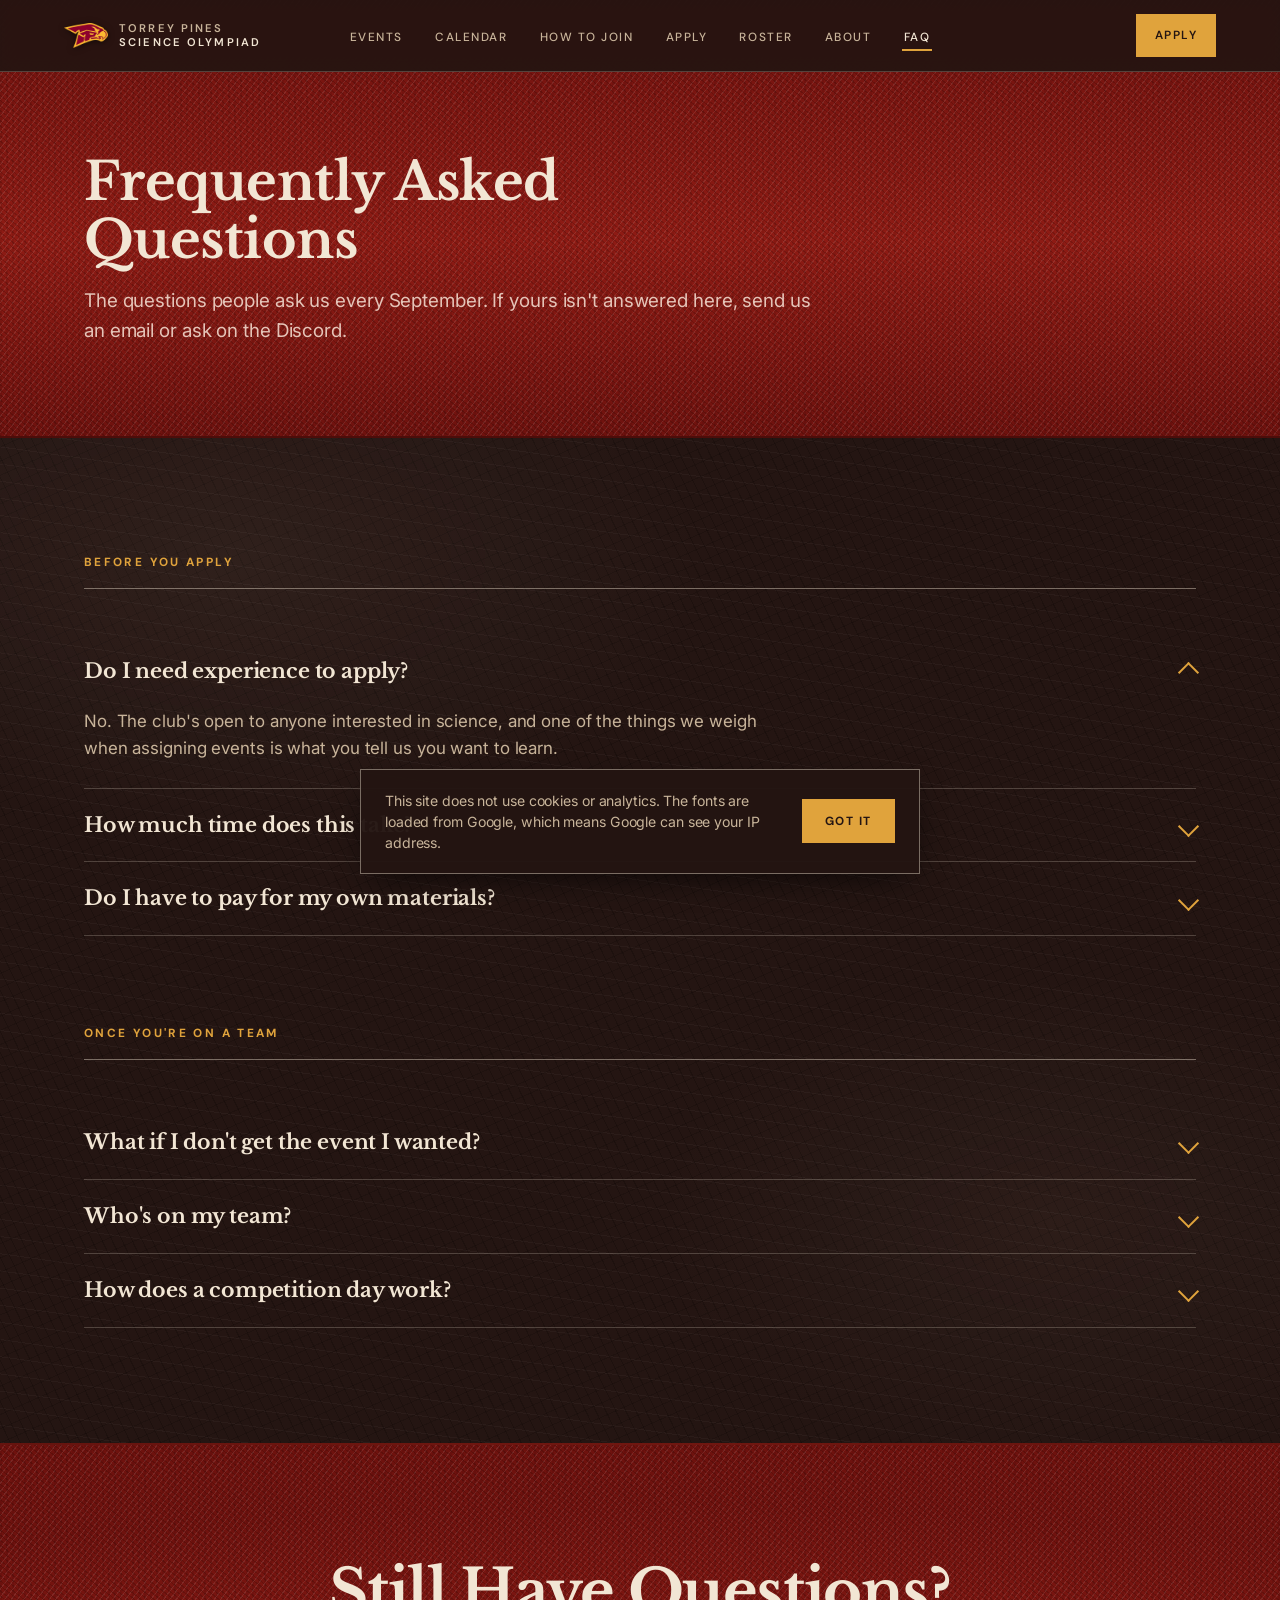
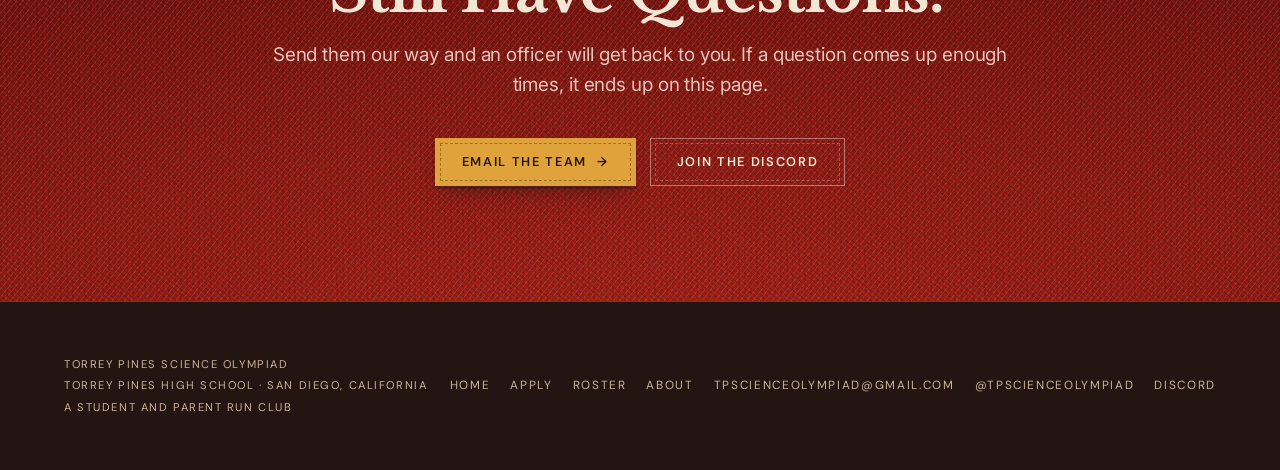
<file: faq.html>
<!DOCTYPE html>
<html lang="en">
<head>
<meta charset="UTF-8">
<meta name="viewport" content="width=device-width, initial-scale=1.0">
<meta name="description" content="Answers to common questions about Torrey Pines Science Olympiad, covering experience, time commitment, materials cost, event assignment, teams, and competition days.">
<title>FAQ | Torrey Pines Science Olympiad</title>

<link rel="icon" type="image/png" href="Torrey-Pines-High-School-Logo.png">
<link rel="apple-touch-icon" href="Torrey-Pines-High-School-Logo.png">
<meta property="og:title" content="FAQ | Torrey Pines Science Olympiad">
<meta property="og:description" content="Experience needed, time commitment, materials cost, event assignment, teams, and competition days.">
<meta property="og:image" content="https://tpscienceolympiad.org/Torrey-Pines-High-School-Logo.png">
<meta property="og:image:alt" content="Torrey Pines High School falcon logo">
<meta property="og:type" content="website">
<meta property="og:url" content="https://tpscienceolympiad.org/faq.html">
<meta property="og:site_name" content="Torrey Pines Science Olympiad">
<meta name="twitter:card" content="summary">

<link rel="preconnect" href="https://fonts.googleapis.com">
<link rel="preconnect" href="https://fonts.gstatic.com" crossorigin>
<link href="https://fonts.googleapis.com/css2?family=DM+Sans:wght@500;700&family=Inter:wght@400;500;600&family=Libre+Baskerville:wght@700&family=Roboto:wght@400;500;700&display=swap" rel="stylesheet">

<link rel="canonical" href="https://tpscienceolympiad.org/faq.html">

<link rel="stylesheet" href="styles.css">

<!-- Arms the JS-only states (scroll reveals) before first paint, so the page
     never flashes fully-visible and then hides itself. With JS off the class
     never lands and everything stays visible. -->
<script>document.documentElement.classList.add('js');</script>
</head>
<body>

<a class="skip" href="#main">Skip to content</a>

<nav class="nav pinned" id="nav">
  <a class="mark" href="index.html">
    <img class="mark-patch" src="Torrey-Pines-High-School-Logo.png" alt=""
         width="448" height="248" decoding="async">
    <span class="mark-txt"><span>Torrey Pines</span><b>Science Olympiad</b></span>
  </a>
  <div class="nav-panel" id="navPanel">
    <ul class="nav-links">
    <li><a href="index.html#events">Events</a></li>
    <li><a href="index.html#season">Calendar</a></li>
    <li><a href="index.html#how">How to join</a></li>
    <li><a href="apply.html">Apply</a></li>
    <li><a href="roster.html">Roster</a></li>
    <li><a href="about.html">About</a></li>
    <li><a href="faq.html" aria-current="page">FAQ</a></li>
    </ul>
  </div>
  <div class="nav-end">
    <a class="nav-cta" href="apply.html">Apply</a>
    <button class="nav-toggle" id="navToggle" type="button"
            aria-expanded="false" aria-controls="navPanel">
      <svg viewBox="0 0 24 24" aria-hidden="true">
        <path d="M4 7h16"/><path d="M4 12h16"/><path d="M4 17h16"/>
      </svg>
      <span class="nav-toggle-t">Menu</span>
    </button>
  </div>
</nav>

<main id="main">

<!-- ══════ FAQ HEADER ══════ -->
<header class="about-head felt on-wool">
  <div class="shell">
    <h1 class="h2">Frequently Asked Questions</h1>
    <p class="lede">The questions people ask us every September. If yours isn't answered here, send us an email or ask on the Discord.</p>
  </div>
</header>

<!-- ══════ THE QUESTIONS ══════
     Grouped and ordered by when they occur to someone: everything that
     decides whether to apply comes first, everything about the season after.
     "Do I need experience" leads because it is the answer that changes the
     most minds, this club takes an application, not a tryout. -->
<section class="faq-page hide" id="questions">
  <div class="shell">

    <!-- One reveal trigger for BOTH groups, not one per row. Observed
         individually, the second group waited until it was scrolled to and
         then appeared, which reads as "that section wasn't there", exactly
         the wrong signal for a group someone is meant to know exists. The
         wrapper sits near the top of the page, so a single intersection
         brings the whole list in and the two groups animate in parallel. -->
    <div class="qa-groups">
      <h2 class="section-label">Before You Apply</h2>
      <div class="qa-list">
        <details class="qa" open>
          <summary>Do I need experience to apply?</summary>
          <div class="qa-body"><p>No. The club's open to anyone interested in science, and one of the things we weigh when assigning events is what you tell us you want to learn.</p></div>
        </details>
        <details class="qa">
          <summary>How much time does this take?</summary>
          <div class="qa-body"><p>A weekly meeting for each of your events, studying on your own and with your partner, plus whatever your coaches assign on top of that. Builds take the most time, since construction and testing add up over the season. The people who struggle are usually the ones who procrastinate.</p></div>
        </details>
        <details class="qa">
          <summary>Do I have to pay for my own materials?</summary>
          <div class="qa-body"><p>No. Keep your receipts, give them to a coordinator, and you get the money back for any reasonable purchase that went toward your event.</p></div>
        </details>
      </div>

      <h2 class="section-label qa-group">Once You're on a Team</h2>
      <div class="qa-list">
        <details class="qa">
          <summary>What if I don't get the event I wanted?</summary>
          <div class="qa-body"><p>It happens, and it usually works out. An event you didn't ask for is a chance to try something you'd never have picked yourself, which is how a lot of people find what they're actually good at.</p></div>
        </details>
        <details class="qa">
          <summary>Who's on my team?</summary>
          <div class="qa-body"><p>We run more than one team, fifteen students each. Your team is you, your partners, and their partners, so you'll already know the people competing alongside you.</p></div>
        </details>
        <details class="qa">
          <summary>How does a competition day work?</summary>
          <div class="qa-body"><p>You're there the whole day and compete in each of your events at its scheduled time. The top twenty in an event medal, and team trophies go on how everyone placed.</p></div>
        </details>
      </div>
    </div>

  </div>
</section>

<!-- ══════ CONTACT CLOSE ══════ -->
<section class="close felt on-wool">
  <div class="shell">
    <h2 class="h2">Still Have Questions?</h2>
    <p class="lede">Send them our way and an officer will get back to you. If a question comes up enough times, it ends up on this page.</p>
    <div class="hero-actions">
      <a class="label-btn" href="mailto:tpscienceolympiad@gmail.com">Email the team <span class="arw" aria-hidden="true">→</span></a>
      <a class="label-btn ghost" href="https://discord.gg/jX9UzMf" target="_blank" rel="noopener">Join the Discord</a>
    </div>
  </div>
</section>

</main>

<footer class="foot">
  <div class="foot-mono">
    Torrey Pines Science Olympiad<br>
    Torrey Pines High School · San Diego, California<br>
    A student and parent run club
  </div>
  <div class="foot-links">
    <a href="index.html">Home</a>
    <a href="apply.html">Apply</a>
    <a href="roster.html">Roster</a>
    <a href="about.html">About</a>
    <a href="mailto:tpscienceolympiad@gmail.com">tpscienceolympiad@gmail.com</a>
    <a href="https://instagram.com/tpscienceolympiad" target="_blank" rel="noopener">@tpscienceolympiad</a>
    <a href="https://discord.gg/jX9UzMf" target="_blank" rel="noopener">Discord</a>
  </div>
</footer>

<!-- Privacy notice. States what is actually true of this site. -->
<div class="cookie" id="cookieNotice" role="region" aria-label="Privacy notice" hidden>
  <p>This site does not use cookies or analytics. The fonts are loaded from Google, which means Google can see your IP address.</p>
  <button type="button" id="cookieOk">Got it</button>
</div>

<script src="main.js" defer></script>
</body>
</html>
</file>
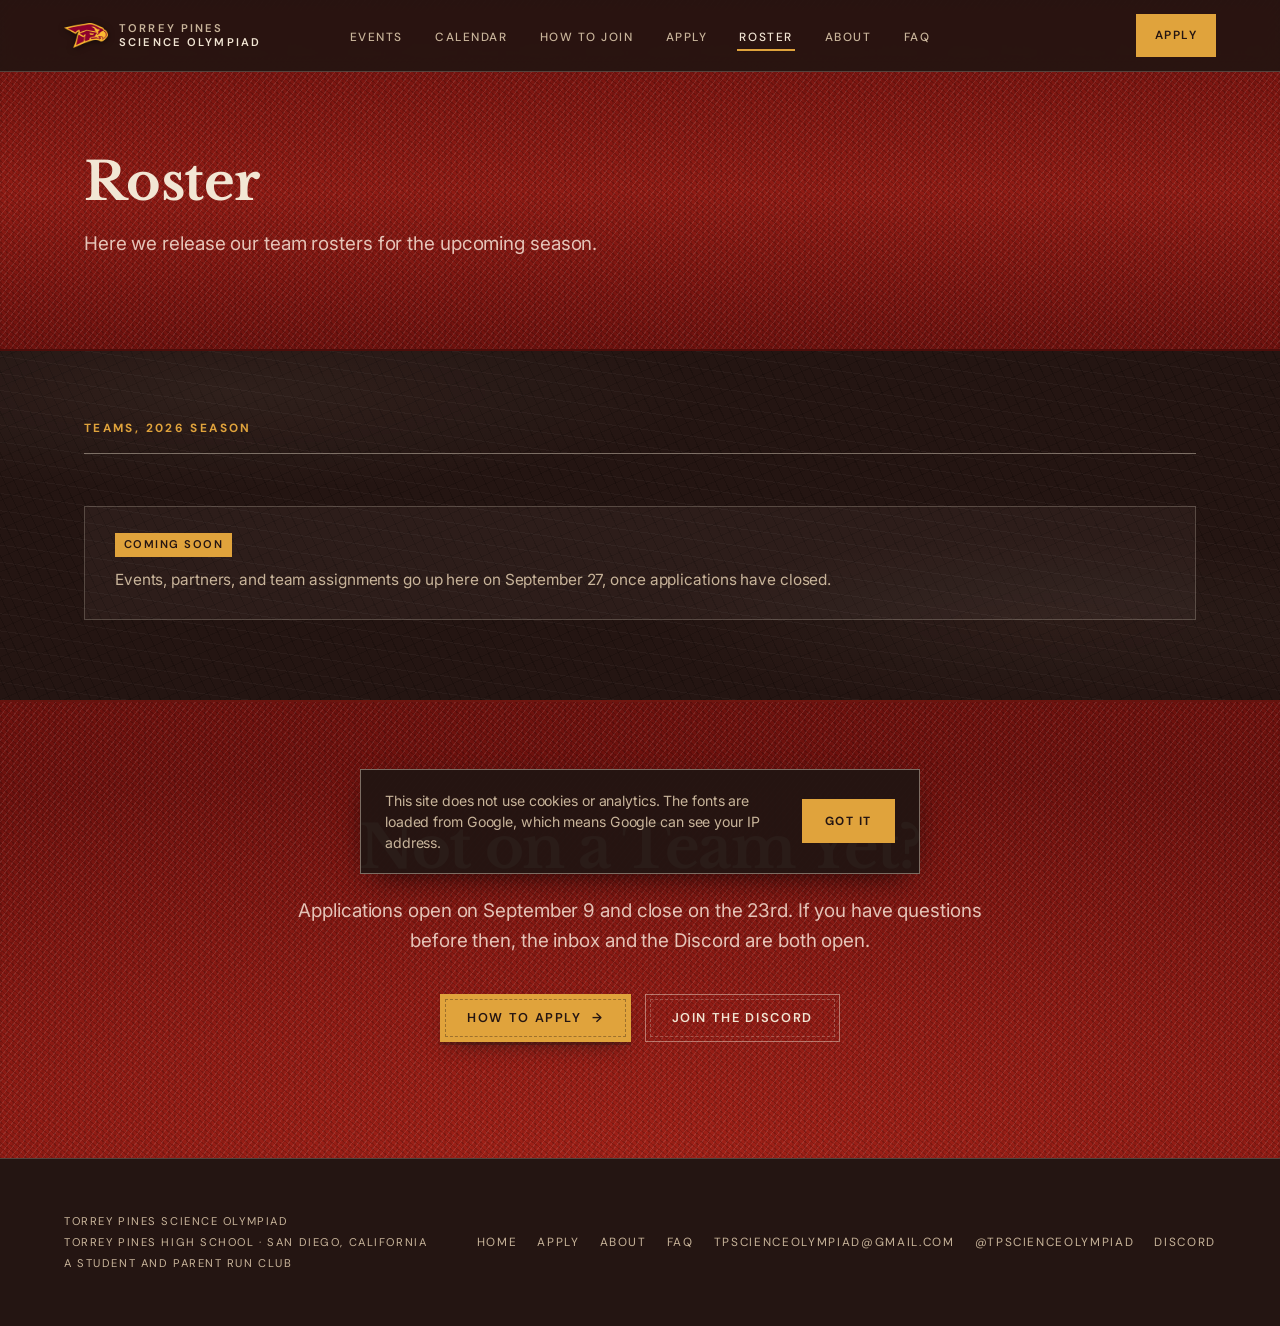
<file: roster.html>
<!DOCTYPE html>
<html lang="en">
<head>
<meta charset="UTF-8">
<meta name="viewport" content="width=device-width, initial-scale=1.0">
<meta name="description" content="Team rosters for Torrey Pines Science Olympiad. Events, partners, and team assignments are posted here on September 27, once applications have closed.">
<title>Roster | Torrey Pines Science Olympiad</title>

<link rel="icon" type="image/png" href="Torrey-Pines-High-School-Logo.png">
<link rel="apple-touch-icon" href="Torrey-Pines-High-School-Logo.png">
<meta property="og:title" content="Roster | Torrey Pines Science Olympiad">
<meta property="og:description" content="Events, partners, and team assignments go up on September 27.">
<meta property="og:image" content="https://tpscienceolympiad.org/Torrey-Pines-High-School-Logo.png">
<meta property="og:image:alt" content="Torrey Pines High School falcon logo">
<meta property="og:type" content="website">
<meta property="og:url" content="https://tpscienceolympiad.org/roster.html">
<meta property="og:site_name" content="Torrey Pines Science Olympiad">
<meta name="twitter:card" content="summary">

<link rel="preconnect" href="https://fonts.googleapis.com">
<link rel="preconnect" href="https://fonts.gstatic.com" crossorigin>
<link href="https://fonts.googleapis.com/css2?family=DM+Sans:wght@500;700&family=Inter:wght@400;500;600&family=Libre+Baskerville:wght@700&family=Roboto:wght@400;500;700&display=swap" rel="stylesheet">

<link rel="canonical" href="https://tpscienceolympiad.org/roster.html">

<link rel="stylesheet" href="styles.css">

<!-- Arms the JS-only states (scroll reveals) before first paint, so the page
     never flashes fully-visible and then hides itself. With JS off the class
     never lands and everything stays visible. -->
<script>document.documentElement.classList.add('js');</script>
</head>
<body>

<a class="skip" href="#main">Skip to content</a>

<nav class="nav pinned" id="nav">
  <a class="mark" href="index.html">
    <img class="mark-patch" src="Torrey-Pines-High-School-Logo.png" alt=""
         width="448" height="248" decoding="async">
    <span class="mark-txt"><span>Torrey Pines</span><b>Science Olympiad</b></span>
  </a>
  <div class="nav-panel" id="navPanel">
    <ul class="nav-links">
    <li><a href="index.html#events">Events</a></li>
    <li><a href="index.html#season">Calendar</a></li>
    <li><a href="index.html#how">How to join</a></li>
    <li><a href="apply.html">Apply</a></li>
    <li><a href="roster.html" aria-current="page">Roster</a></li>
    <li><a href="about.html">About</a></li>
    <li><a href="faq.html">FAQ</a></li>
    </ul>
  </div>
  <div class="nav-end">
    <a class="nav-cta" href="apply.html">Apply</a>
    <button class="nav-toggle" id="navToggle" type="button"
            aria-expanded="false" aria-controls="navPanel">
      <svg viewBox="0 0 24 24" aria-hidden="true">
        <path d="M4 7h16"/><path d="M4 12h16"/><path d="M4 17h16"/>
      </svg>
      <span class="nav-toggle-t">Menu</span>
    </button>
  </div>
</nav>

<main id="main">

<!-- ══════ ROSTER HEADER ══════ -->
<header class="about-head felt on-wool">
  <div class="shell">
    <h1 class="h2">Roster</h1>
    <p class="lede">Here we release our team rosters for the upcoming season.</p>
  </div>
</header>

<!-- ══════ THE TEAMS ══════
     Empty until Sep 27. A real, labelled slot rather than a sentence, so
     the page looks like a place the rosters go rather than a page that is
     missing something.

     TODO: on Sep 27, delete .docket-empty and list the teams inside
     <div class="teams">. Each team is a <div class="team"> holding an
     <h3> with the team name and a <ul class="team-list"> of members, one
     <li> per student with their events. The .teams grid puts them side by
     side on desktop and stacks them on a phone. -->
<section class="apply-steps hide" id="teams">
  <div class="shell">
    <h2 class="section-label">Teams, 2026 Season</h2>

    <div class="docket">
      <p class="docket-empty">
        <span class="docket-tag">Coming soon</span>
        <span>Events, partners, and team assignments go up here on
        September 27, once applications have closed.</span>
      </p>
    </div>
  </div>
</section>

<!-- ══════ CONTACT CLOSE ══════ -->
<section class="close felt on-wool">
  <div class="shell">
    <h2 class="h2">Not on a Team Yet?</h2>
    <p class="lede">Applications open on September 9 and close on the 23rd. If you have questions before then, the inbox and the Discord are both open.</p>
    <div class="hero-actions">
      <a class="label-btn" href="apply.html">How to apply <span class="arw" aria-hidden="true">→</span></a>
      <a class="label-btn ghost" href="https://discord.gg/jX9UzMf" target="_blank" rel="noopener">Join the Discord</a>
    </div>
  </div>
</section>

</main>

<footer class="foot">
  <div class="foot-mono">
    Torrey Pines Science Olympiad<br>
    Torrey Pines High School · San Diego, California<br>
    A student and parent run club
  </div>
  <div class="foot-links">
    <a href="index.html">Home</a>
    <a href="apply.html">Apply</a>
    <a href="about.html">About</a>
    <a href="faq.html">FAQ</a>
    <a href="mailto:tpscienceolympiad@gmail.com">tpscienceolympiad@gmail.com</a>
    <a href="https://instagram.com/tpscienceolympiad" target="_blank" rel="noopener">@tpscienceolympiad</a>
    <a href="https://discord.gg/jX9UzMf" target="_blank" rel="noopener">Discord</a>
  </div>
</footer>

<!-- Privacy notice. States what is actually true of this site. -->
<div class="cookie" id="cookieNotice" role="region" aria-label="Privacy notice" hidden>
  <p>This site does not use cookies or analytics. The fonts are loaded from Google, which means Google can see your IP address.</p>
  <button type="button" id="cookieOk">Got it</button>
</div>

<script src="main.js" defer></script>
</body>
</html>
</file>
<file: styles.css>
/* ═══════════════════════════════════════════════════════════════
   TORREY PINES SCIENCE OLYMPIAD, VARSITY CHENILLE
   Palette derived from a melton-wool letterman jacket:
     #6E120E  wool-deep    dark melton, the jacket in shadow
     #8E1B14  wool         the body of the jacket, primary field
     #C4442A  ember        chenille letter face / warm autumn red
     #E0A33C  bullion      gold bullion thread, medal metal
     #F2E6D4  bone         chain-stitch thread, cream twill
     #241512  leather      sleeve leather, near-black brown
   ═══════════════════════════════════════════════════════════════ */

:root{
  --wool-deep:#6E120E;
  --wool:#8E1B14;
  --ember:#C4442A;
  --bullion:#E0A33C;
  --bone:#F2E6D4;
  --leather:#241512;

  --bone-dim:#C8B49A;          /* bone at rest on leather */
  --wool-tint:#E5C4B8;         /* bone tinted from the wool hue */
  /* Bullion is the accent, but at 11-12px on a wool ground it computes to
     4.09:1 and fails AA. This is the same gold lifted until it clears 4.5:1
     on every wool stop the page uses, including the hero radial's lightest
     #A32218. Base --bullion stays for large text, rules, and fills. */
  --bullion-ink:#F5CE86;
  --stitch:rgba(242,230,212,.22);
  --stitch-strong:rgba(242,230,212,.42);

  /* ── TYPE SYSTEM ──────────────────────────────────────────────
     One serif against three sans faces, each with one job. They only
     read as a system because the roles never overlap:
       Libre Baskerville  display  headlines, serif, mixed case
       Inter              body     running prose, most readable at 16-18px
       DM Sans            ui       labels, nav, buttons, wide-tracked caps
       Roboto             data     dates, counters, tabular figures
     ─────────────────────────────────────────────────────────── */
  /* Baskerville is the classic diploma and certificate face, and Libre
     Baskerville is the screen cut of it: sturdy bowls and a high x-height,
     so it holds up at headline weight the way Georgia did. It ships 400/700
     and nothing heavier, which is exactly the range used here. Georgia stays
     as the fallback because the two are metrically close, so a slow font
     swap shifts shapes rather than reflowing the page. */
  --display:'Libre Baskerville', Georgia, 'Times New Roman', serif;
  --body:'Inter', system-ui, sans-serif;
  --ui:'DM Sans', system-ui, sans-serif;
  --data:'Roboto', system-ui, sans-serif;

  /* `--mono` kept as an alias so existing label rules keep working;
     it now points at the UI face rather than a monospace. */
  --mono:var(--ui);

  /* ── TYPE SCALE ───────────────────────────────────────────────
     Named for the job, not the value. Before this existed the label
     role alone was set at .68/.70/.72/.73/.74/.75rem across seventeen
     selectors, a 1.1px spread that read as drift, not hierarchy.
     Two label steps and two prose steps carry all of it. */
  --fs-micro:.62rem;      /* nav step-downs only, below the label steps */
  --fs-label-sm:.70rem;   /* quietest metadata: kickerless captions, footer */
  --fs-label:.74rem;      /* the standard wide-tracked cap label */
  --fs-btn:.80rem;        /* sewn-label buttons */
  --fs-note:.88rem;       /* skip link, privacy notice */
  --fs-prose-sm:.96rem;   /* dense supporting prose in lists and captions */
  --fs-prose:1rem;        /* running prose inside sections */

  --ease:cubic-bezier(.22,1,.36,1);
  /* Height of the fixed nav, so anchor targets can land flush against it.
     The bar is content-sized and changes at two breakpoints, so main.js
     overwrites this with the measured height on load and on resize. This
     value is the desktop default, correct before the script runs. */
  --bar:72px;
  --gutter:clamp(20px, 5vw, 72px);
  --rule:1px solid var(--stitch);
}

*{margin:0;padding:0;box-sizing:border-box}
/* No CSS smooth scroll on purpose. Native smooth has no duration control, so
   with a tall sticky runway in the page an anchor jump crawls through all of
   it. main.js glides on a capped duration instead. Setting it here as well
   would fight that, because the glide steps with plain scrollTo. */
html{-webkit-text-size-adjust:100%}

/* Anchor targets clear the fixed bar, and land flush against it. This used
   to be clamp(72px,9vh,96px), which scaled with viewport height while the
   bar itself does not, so on a tall window a section landed up to 24px low
   and a strip of the previous section stayed on screen. --bar is the real
   measured height of the nav; the glide in main.js applies the same value,
   so a scripted jump and a bare hash URL land identically. */
section[id],header[id],main[id],div[id]{scroll-margin-top:var(--bar)}
/* Focus is moved to the landed section for keyboard users, but a scroll
   destination is not a control, so it gets no ring. tabindex="-1" is only
   ever set by the glide, so this cannot swallow a real control's focus
   state. Written unscoped because <main> is itself a target, via the skip
   link, and a descendant selector would have ringed the whole page. */
[tabindex="-1"]:focus{outline:none}

/* ── ARRIVAL PAINT HOLD ──
   While the inline head script is positioning the page, the content is
   held invisible so the reader never sees the top of the document flash
   past on the way to an anchor, or the restored scroll position drift
   while late layout settles. visibility, not display, so the page still
   lays out and can be measured.

   Scoped to .js, so with scripting off nothing is ever hidden. The script
   clears the attribute on `load` and on a 1.2s timeout, whichever comes
   first, so a stalled webfont cannot leave a blank page. The background is
   still painted, so the hold reads as the page's own colour, not white. */
.js[data-settling] body > *{visibility:hidden}

body{
  background:var(--leather);
  color:var(--bone);
  font-family:var(--body);
  /* Inter runs larger than the serif it replaced, so the scale steps
     down slightly and the line-height tightens to match its shorter
     ascenders. */
  font-size:clamp(1rem,.96rem + .18vw,1.06rem);
  line-height:1.58;
  letter-spacing:-.006em;      /* Inter reads tighter set slightly negative */
  overflow-x:hidden;
  font-optical-sizing:auto;
  -webkit-font-smoothing:antialiased;
}
img,svg{max-width:100%;display:block}
::selection{background:var(--bullion);color:var(--leather)}

/* ── felt grain: subtle woven noise over wool fields ── */
.felt{position:relative;isolation:isolate}
.felt::before{
  content:'';position:absolute;inset:0;z-index:-1;pointer-events:none;
  opacity:.9;
  background-image:
    repeating-linear-gradient(38deg,  rgba(0,0,0,.16)      0 1px, transparent 1px 4px),
    repeating-linear-gradient(-52deg, rgba(255,255,255,.10) 0 1px, transparent 1px 5px),
    repeating-linear-gradient(90deg,  rgba(0,0,0,.07)      0 2px, transparent 2px 6px);
}

/* sleeve leather: a creased hide ground, not flat brown */
.hide{position:relative;isolation:isolate}
.hide::before{
  content:'';position:absolute;inset:0;z-index:-1;pointer-events:none;
  background-image:
    radial-gradient(60% 45% at 18% 12%, rgba(255,225,200,.055), transparent 62%),
    radial-gradient(50% 40% at 82% 78%, rgba(255,220,190,.04),  transparent 62%),
    repeating-linear-gradient(64deg,  rgba(0,0,0,.20) 0 1px, transparent 1px 9px),
    repeating-linear-gradient(-24deg, rgba(0,0,0,.14) 0 1px, transparent 1px 13px),
    repeating-linear-gradient(8deg,   rgba(255,255,255,.03) 0 1px, transparent 1px 17px);
}

/* ═══ FALCON MARK ═══
   The school logo, used as a real asset. Never traced or recolored,
   the file is the mark. */
.mark-patch{
  width:44px;height:auto;flex:none;
  filter:drop-shadow(0 1px 3px rgba(0,0,0,.55));
}
@media(max-width:560px){ .mark-patch{width:36px} }

/* ═══ SKIP LINK ═══ */
.skip{
  position:absolute;left:-9999px;top:0;z-index:999;
  background:var(--bullion);color:var(--leather);
  padding:12px 20px;font-family:var(--mono);font-size:var(--fs-note);font-weight:600;
}
.skip:focus{left:12px;top:12px}

/* ═══ NAV, a sewn label bar ═══ */
/* Three columns, not space-between. With space-between the links centre on
   the gap between the wordmark and the button, and because the wordmark is
   far the wider of the two that midpoint sits well right of the page centre.
   Equal 1fr side columns put the link row on the true centre line and keep
   it there no matter what the wordmark or the button grow to. */
.nav{
  position:fixed;top:0;left:0;right:0;z-index:90;
  display:grid;grid-template-columns:1fr auto 1fr;
  align-items:center;
  gap:16px;padding:14px var(--gutter);
  background:rgba(36,21,18,0);
  border-bottom:1px solid transparent;
  transition:background .5s var(--ease), border-color .5s var(--ease);
}
/* Columns pinned explicitly, never left to auto-placement: below 900px the
   link list is display:none and stops being a grid item, so an auto-placed
   button would slide into the empty middle column and sit centred. */
.nav .mark{grid-column:1;justify-self:start}
.nav .nav-panel{grid-column:2;justify-self:center}
.nav .nav-end{grid-column:3;justify-self:end;display:flex;align-items:center;gap:10px}

/* ── Menu toggle: hidden on desktop, the only nav on a phone ── */
.nav-toggle{
  display:none;align-items:center;gap:8px;
  min-height:44px;min-width:44px;padding:10px 12px;
  background:transparent;border:1px solid var(--stitch-strong);
  color:var(--bone);cursor:pointer;
  font-family:var(--ui);font-size:var(--fs-micro);font-weight:700;
  letter-spacing:.14em;text-transform:uppercase;
  transition:border-color .3s var(--ease), color .3s var(--ease);
}
.nav-toggle svg{
  width:19px;height:19px;flex:none;
  fill:none;stroke:currentColor;stroke-width:2;stroke-linecap:round;
}
.nav-toggle:hover,.nav-toggle:focus-visible{border-color:var(--bullion);color:var(--bullion)}
.nav-toggle svg path{transition:transform .35s var(--ease), opacity .25s var(--ease);transform-origin:center}
.nav[data-menu="open"] .nav-toggle svg path:nth-child(1){transform:translateY(5px) rotate(45deg)}
.nav[data-menu="open"] .nav-toggle svg path:nth-child(2){opacity:0}
.nav[data-menu="open"] .nav-toggle svg path:nth-child(3){transform:translateY(-5px) rotate(-45deg)}

/* The current page, announced by aria-current and now visible too. */
.nav-links a[aria-current="page"]{color:var(--bone)}
.nav-links a[aria-current="page"]::after{right:0}
.nav.pinned{
  background:rgba(36,21,18,.94);
  border-bottom-color:var(--stitch);
  backdrop-filter:saturate(1.4) blur(8px);
  -webkit-backdrop-filter:saturate(1.4) blur(8px);
}
.mark{
  display:inline-flex;align-items:center;gap:11px;
  text-decoration:none;color:var(--bone);
}
.mark-txt{
  font-family:var(--mono);font-size:var(--fs-label-sm);font-weight:600;
  letter-spacing:.19em;text-transform:uppercase;line-height:1.25;
  color:var(--bone-dim);
}
.mark-txt b{display:block;color:var(--bone);font-weight:600}

.nav-links{display:flex;align-items:center;gap:clamp(14px,2.2vw,30px);list-style:none}
.nav-links a{
  font-family:var(--mono);font-size:var(--fs-label);font-weight:500;
  letter-spacing:.13em;text-transform:uppercase;
  color:var(--bone-dim);text-decoration:none;
  padding:8px 2px;position:relative;transition:color .3s var(--ease);
}
.nav-links a::after{
  content:'';position:absolute;left:0;right:100%;bottom:2px;height:2px;
  background:var(--bullion);transition:right .4s var(--ease);
}
.nav-links a:hover,.nav-links a:focus-visible{color:var(--bone)}
.nav-links a:hover::after,.nav-links a:focus-visible::after{right:0}

.nav-cta{
  font-family:var(--mono);font-size:var(--fs-label);font-weight:600;
  letter-spacing:.12em;text-transform:uppercase;
  background:var(--bullion);color:var(--leather);
  padding:11px 18px;text-decoration:none;
  border:1px solid var(--bullion);
  transition:background .3s var(--ease), color .3s var(--ease);
  white-space:nowrap;
}
.nav-cta:hover,.nav-cta:focus-visible{background:transparent;color:var(--bullion)}

@media(max-width:900px){
  .nav-toggle{display:inline-flex}

  /* With JS off the links simply wrap onto a second row and stay usable.
     Nothing is ever hidden behind a control that cannot open. */
  .nav .nav-panel{grid-column:1 / -1;grid-row:2;justify-self:stretch}
  .nav .nav-links{
    flex-wrap:wrap;justify-content:center;margin-top:10px;
  }

  /* With JS it becomes a real disclosure panel under the bar. The height
     animates via grid-template-rows, the same mechanism the event accordion
     uses, rather than max-height, which the detector correctly flags as a
     layout-thrashing transition. Closed also sets visibility:hidden so the
     links leave the tab order instead of staying focusable inside a
     collapsed box. */
  .js .nav .nav-panel{
    position:absolute;top:100%;left:0;right:0;
    background:rgba(36,21,18,.985);
    border-bottom:1px solid var(--stitch);
    display:grid;grid-template-rows:0fr;visibility:hidden;
    transition:grid-template-rows .42s var(--ease), visibility .42s var(--ease);
  }
  .js .nav[data-menu="open"] .nav-panel{grid-template-rows:1fr;visibility:visible}
  .js .nav .nav-links{
    grid-column:auto;grid-row:auto;margin-top:0;
    display:block;overflow:hidden;padding:0 var(--gutter);
  }
  .js .nav-links li + li{border-top:1px dashed var(--stitch)}
  .js .nav-links a{
    display:flex;align-items:center;min-height:52px;padding:6px 0;
    font-size:var(--fs-label);
  }
  .js .nav-links a::after{display:none}
}
@media(max-width:900px) and (prefers-reduced-motion:reduce){
  .js .nav .nav-panel{transition:none}
}
@media(max-width:560px){
  .mark-txt{font-size:var(--fs-micro);letter-spacing:.14em}
  .nav-cta{padding:10px 12px;font-size:var(--fs-micro);letter-spacing:.08em}
  /* height:auto, never a fixed pair, the mark is 448x248, so forcing 30px
     against a 26px width stretched the falcon to twice its height. The
     file is the mark; it does not get reshaped to fit a slot. */
  .mark-patch{width:26px;height:auto}
}
@media(max-width:380px){
  .mark-txt{
    /* the second line carries the name; the school fits on the patch */
    font-size:var(--fs-micro);
  }
  .mark-txt span{display:none}
  .nav{padding:12px 14px;gap:10px}
  .nav-cta{padding:10px 10px;font-size:var(--fs-micro)}
}

/* ═══ HERO, the jacket back, and the falcon's runway ═══
   The hero is taller than the viewport: its extra height is the scroll
   distance the falcon flight is scrubbed across. The content itself is
   pinned with `position:sticky`, so the copy holds still while the mark
   flies behind it, then the whole thing scrolls away as one. */
.hero{
  position:relative;
  height:190vh;                 /* 1 viewport of hero + 0.9 of runway */
  background:
    radial-gradient(120% 90% at 50% 8%, #A32218 0%, var(--wool) 42%, var(--wool-deep) 100%);
}
.hero-stage{
  position:sticky;top:0;
  height:100svh;
  display:grid;grid-template-rows:1fr auto;
  overflow:hidden;
}
.hero-canvas{
  position:absolute;inset:0;width:100%;height:100%;
  display:block;z-index:1;pointer-events:none;
}
.hero-body{
  display:grid;place-items:center;
  padding:clamp(88px,14vh,140px) var(--gutter) clamp(28px,5vh,56px);
  text-align:center;
  position:relative;z-index:2;

  /* --yield runs 0→1→0 across the flight (set by main.js). The copy sits
     high at rest and slides down only while the falcon is overhead. */
  --yield:0;
  --yield-max:clamp(74px,10vh,116px);
  transform:translateY(calc(var(--yield) * var(--yield-max)));
  will-change:transform;
}
@media (prefers-reduced-motion:reduce){
  /* No flight, so nothing to yield to, the copy holds its resting place,
     and the runway collapses to one ordinary screen. */
  .hero-body{transform:none}
  .hero{height:auto}
  .hero-stage{position:relative;height:auto;min-height:100svh}
}
/* The badge sits low enough that the falcon's arc passes above it rather
   than through it, the margin is what buys that clearance on short
   viewports, where the arc has least room to work with. */
.crest{
  width:min(268px, 56vw, 30vh);height:auto;margin-inline:auto;
  /* Sits high at rest; the --yield shift below moves the whole block down
     while the falcon is overhead, so the badge only gives up room when
     the room is actually needed. */
  margin-top:clamp(34px,5vh,72px);
  filter:drop-shadow(0 10px 22px rgba(36,21,18,.5));
}

/* patch is sewn on at load; JS arms this, so no-JS shows it whole */
.js .crest .ring,.js .crest .arcpath,
.js .crest .letter,.js .crest .yr{opacity:0}
.crest .ring,.crest .letter,.crest .yr{
  transform-box:fill-box;transform-origin:center;
}
.hero-title{
  margin-top:clamp(18px,3vh,30px);
  font-family:var(--display);font-weight:700;
  /* vmin, not vw: on a short wide screen (a Chromebook) the headline has to
     answer to the height it has, not just the width. Only this headline
     shrinks, the subtext and labels below keep their sizes. */
  font-size:clamp(1.75rem,1.05rem + 3.1vmin,3.5rem);
  line-height:1.04;letter-spacing:-.012em;
  color:var(--bone);
  max-width:15ch;margin-inline:auto;
  text-shadow:0 2px 0 rgba(36,21,18,.28);
  text-wrap:balance;
}
/* Its own element, not a span inside the h1. Nested there it inherited the
   headline's 15ch box, a child max-width can never exceed its parent's
   content box, so this paragraph set to roughly 25 characters a line on a
   phone regardless of the 40ch it asked for. Out here it gets a real
   measure, and the h1 is a heading again rather than a 40-word one. */
.hero-sub{
  font-family:var(--body);font-weight:400;
  font-size:clamp(.98rem,.92rem + .34vw,1.18rem);
  letter-spacing:.01em;line-height:1.62;
  color:var(--wool-tint);
  max-width:46ch;margin:clamp(14px,2vh,20px) auto 0;
  text-wrap:pretty;
}
.hero-actions{
  margin-top:clamp(24px,4vh,40px);
  display:flex;flex-wrap:wrap;gap:14px;justify-content:center;
}

/* sewn-label button */
.label-btn{
  --lb-bg:var(--bullion);--lb-fg:var(--leather);--lb-edge:var(--bullion);
  position:relative;display:inline-flex;align-items:center;gap:10px;
  min-height:48px;padding:13px 26px;
  background:var(--lb-bg);color:var(--lb-fg);
  border:1.5px solid var(--lb-edge);
  font-family:var(--mono);font-weight:600;font-size:var(--fs-btn);
  letter-spacing:.13em;text-transform:uppercase;text-decoration:none;
  transition:transform .4s var(--ease), box-shadow .4s var(--ease),
             background .3s var(--ease), color .3s var(--ease);
  box-shadow:0 3px 0 rgba(36,21,18,.3), 0 10px 22px -10px rgba(36,21,18,.7);
}
.label-btn::after{
  content:'';position:absolute;inset:4px;border:1px dashed rgba(36,21,18,.35);
  pointer-events:none;transition:inset .4s var(--ease);
}
.label-btn:hover,.label-btn:focus-visible{
  transform:translateY(-3px);
  box-shadow:0 6px 0 rgba(36,21,18,.3), 0 18px 30px -12px rgba(36,21,18,.8);
}
.label-btn:hover::after{inset:6px}
.label-btn:active{transform:translateY(-1px)}
.label-btn .arw{transition:transform .4s var(--ease)}
.label-btn:hover .arw{transform:translateX(5px)}

.label-btn.ghost{
  --lb-bg:transparent;--lb-fg:var(--bone);--lb-edge:rgba(242,230,212,.45);
  box-shadow:none;
}
.label-btn.ghost::after{border-color:rgba(242,230,212,.28)}
.label-btn.ghost:hover{--lb-edge:var(--bone);box-shadow:none;background:rgba(242,230,212,.08)}

/* next-date line under the hero actions */
.hero-next{
  margin-top:clamp(20px,3vh,30px);
  display:flex;flex-wrap:wrap;justify-content:center;align-items:center;
  gap:8px clamp(12px,2vw,20px);
  font-family:var(--mono);font-size:var(--fs-label);letter-spacing:.11em;
  text-transform:uppercase;color:var(--wool-tint);
}
.hero-next-k{
  color:var(--bullion-ink);border:1px solid rgba(245,206,134,.55);
  padding:4px 9px;
}
.hero-next-v b{
  font-family:var(--data);color:var(--bone);font-weight:700;
  letter-spacing:.05em;font-variant-numeric:tabular-nums;
}

/* ── SHORT VIEWPORTS (laptops, Chromebooks, landscape phones) ──
   The hero has a fixed budget: nav + badge + headline + subtext + actions
   + dates + hem must fit one screen. On a short screen everything scales
   down together so the hem stays on-screen and the dates keep their
   breathing room above it, rather than the bottom rows being pushed off. */
@media (max-height: 860px) and (min-width: 700px){
  .crest{width:min(196px,38vw,23vh);margin-top:clamp(28px,4vh,56px)}
  .hero-title{font-size:clamp(1.6rem,.95rem + 2.6vmin,2.9rem)}
  .hero-body{padding-top:0;padding-bottom:clamp(16px,2.6vh,26px)}
  .hero-sub{font-size:var(--fs-prose-sm)}
  .hero-actions{margin-top:clamp(18px,2.6vh,26px)}
  .hero-next{margin-top:clamp(16px,2.4vh,24px)}
}
@media (max-height: 720px) and (min-width: 700px){
  .crest{width:min(148px,30vw,19vh);margin-top:clamp(22px,3vh,44px)}
  .hero-title{font-size:clamp(1.45rem,.9rem + 2.2vmin,2.4rem)}
  .hero-body{padding-top:0}
}

/* Phones: the same budget, tighter. The hem must stay on screen, so the
   badge and headline give up the room rather than the bottom rows. */
@media (max-width: 699px){
  .crest{width:min(168px,38vw);margin-top:clamp(24px,3.5vh,48px)}
  .hero-title{font-size:clamp(1.5rem,1rem + 3.4vmin,2.3rem)}
  .hero-body{padding-top:0;padding-bottom:clamp(12px,2.2vh,20px)}
  .hero-actions{margin-top:clamp(16px,2.4vh,24px)}
  .hero-next{margin-top:clamp(14px,2.2vh,20px)}
}
@media (max-width: 699px) and (max-height: 700px){
  .crest{width:min(98px,22vw);margin-top:clamp(16px,2.5vh,32px)}
  .hero-title{font-size:clamp(1.2rem,.9rem + 2.4vmin,1.6rem)}
  .hero-body{padding-top:0;padding-bottom:clamp(10px,1.8vh,16px)}
  .hero-sub{font-size:var(--fs-note)}
  .hero-actions{margin-top:clamp(12px,1.8vh,18px)}
  .hero-next{margin-top:clamp(10px,1.6vh,16px)}
}

/* jacket knit hem at the bottom of the hero */
.hem{
  position:relative;z-index:2;
  /* border-box so the 2px top border stays inside the hem's height,
     otherwise the stage overflows its 100svh by the border width. */
  box-sizing:border-box;
  height:clamp(52px,7vh,74px);
  background:
    repeating-linear-gradient(90deg,
      var(--leather) 0 6px,
      #33201b 6px 12px);
  border-top:2px solid rgba(0,0,0,.35);
  display:flex;align-items:center;justify-content:center;
  overflow:hidden;
}
.hem-band{
  position:absolute;left:0;right:0;height:9px;
  background:repeating-linear-gradient(90deg,var(--bullion) 0 6px, transparent 6px 12px);
  opacity:.85;
}
.hem-band.a{top:14px}
.hem-band.b{bottom:14px}

/* ═══ KEEP-SCROLLING CUE ═══
   A chain stitch running off the fold, sitting just above the knit hem.
   Armed by JS only at scroll position 0 and removed on the first scroll,
   it plays three times at most and then is gone for the session. */
.cue{
  position:absolute;left:0;right:0;z-index:3;
  bottom:calc(clamp(52px,7vh,74px) + 16px);
  display:flex;justify-content:center;
  pointer-events:none;
}
.cue span{
  display:block;width:2px;height:26px;
  background:repeating-linear-gradient(180deg,
    var(--bullion) 0 5px, transparent 5px 10px);
  opacity:0;
}
.js .hero[data-cue] .cue span{animation:cueStitch 2s var(--ease) 3}
/* On short viewports the copy runs close to the hem, drop the cue rather
   than let it collide with the last line. */
@media (max-height:600px){.cue{display:none}}
@keyframes cueStitch{
  0%  {opacity:0;  transform:translateY(-12px) scaleY(.45)}
  22% {opacity:.95}
  72% {opacity:.95}
  100%{opacity:0;  transform:translateY(15px)  scaleY(1)}
}

/* ═══ SECTION SHELL ═══ */
.shell{max-width:1240px;margin-inline:auto;padding:clamp(64px,9vw,124px) var(--gutter)}
.h2{
  font-family:var(--display);font-weight:700;
  font-size:clamp(1.85rem,1.2rem + 2.6vw,3.3rem);
  line-height:1.1;letter-spacing:-.01em;
  max-width:20ch;
}
.lede{
  font-size:clamp(1.02rem,.98rem + .3vw,1.18rem);
  max-width:62ch;margin-top:18px;color:var(--bone-dim);
}
.on-wool .lede{color:var(--wool-tint)}
/* Inline link inside a lede. Underlined rather than colour-only, so it does
   not rely on hue alone to read as a link. */
.lede-a{
  color:var(--bullion-ink);
  text-decoration:underline;text-underline-offset:3px;
  text-decoration-color:rgba(224,163,60,.5);
  transition:text-decoration-color .3s var(--ease);
}
.lede-a:hover,.lede-a:focus-visible{text-decoration-color:var(--bullion)}

/* ═══ ROSTER, the printed program, three disciplines ═══ */
.roster{background:var(--leather)}
.roster-head{
  display:grid;grid-template-columns:minmax(0,1fr) minmax(0,.85fr);
  gap:clamp(20px,4vw,64px);align-items:end;
  padding-bottom:clamp(30px,4vw,46px);
  border-bottom:2px solid var(--stitch-strong);
}
@media(max-width:820px){.roster-head{grid-template-columns:1fr;align-items:start}}

.discipline{border-bottom:var(--rule)}
.disc-row{
  width:100%;display:grid;
  grid-template-columns:auto minmax(0,1fr) auto;
  gap:clamp(14px,2.4vw,30px);align-items:center;
  padding:clamp(20px,2.6vw,30px) 0;
  background:none;border:0;color:inherit;text-align:left;cursor:pointer;
  font:inherit;
  transition:transform .45s var(--ease);
}
.disc-row:hover{transform:translateX(12px)}
.disc-num{
  font-family:var(--mono);font-size:var(--fs-label);font-weight:600;
  letter-spacing:.16em;color:var(--bullion);
}
.disc-name{
  font-family:var(--display);font-weight:700;
  font-size:clamp(1.58rem,1.05rem + 2.5vw,3rem);
  line-height:1.04;letter-spacing:-.012em;
  color:var(--bone);
  transition:color .35s var(--ease);
}
.disc-row:hover .disc-name{color:var(--ember)}
.disc-meta{
  font-family:var(--mono);font-size:var(--fs-label);letter-spacing:.14em;
  text-transform:uppercase;color:var(--bone-dim);
  display:flex;align-items:center;gap:14px;
}
.disc-chev{
  width:26px;height:26px;flex:none;border:1px solid var(--stitch-strong);
  border-radius:50%;display:grid;place-items:center;
  transition:transform .5s var(--ease), background .35s var(--ease), border-color .35s var(--ease);
}
.disc-row[aria-expanded="true"] .disc-chev{transform:rotate(180deg);background:var(--bullion);border-color:var(--bullion)}
.disc-chev svg{width:11px;height:11px;stroke:var(--bone);stroke-width:2.2;fill:none}
.disc-row[aria-expanded="true"] .disc-chev svg{stroke:var(--leather)}
@media(max-width:640px){
  /* the count only. .disc-chev is also a span child, and hiding it stripped
     the one open/closed affordance the accordion has on a phone. */
  .disc-meta > span:not(.disc-chev){display:none}
}

/* Open by default, so with JS off the 22 events, the core content of this
   page, are readable rather than sealed behind an accordion that can never
   open. The `.js` class collapses them only once the script that can reopen
   them is confirmed to be running. */
.disc-panel{
  display:grid;grid-template-rows:1fr;
  transition:grid-template-rows .6s var(--ease);
}
.js .disc-panel{grid-template-rows:0fr}
.js .disc-panel[data-open]{grid-template-rows:1fr}
/* Set while the page is being positioned on arrival, so the panels snap to
   their collapsed state instead of animating shut under a reader who never
   opened them. Cleared as soon as the position is settled. */
[data-settling] .disc-panel{transition:none}
.disc-panel-in{overflow:hidden}
/* Columns are wider than the old 210px because each row can now open a
   description underneath its name, and 210px set that text at a width
   nobody wants to read. align-items:start keeps an opened row from
   stretching its neighbours to match its height. */
.event-list{
  list-style:none;
  display:grid;grid-template-columns:repeat(auto-fill,minmax(272px,1fr));
  align-items:start;
  gap:0 clamp(16px,3vw,40px);
  padding-bottom:clamp(24px,3.5vw,40px);
}
.event-list li{
  border-bottom:1px dotted rgba(242,230,212,.16);
  font-size:var(--fs-prose);
}
/* The event name is the control. A real <button> so it is tabbable, has a
   focus ring, and announces its expanded state, rather than a div with a
   click handler bolted on. It is full-bleed and 44px tall so the touch
   target is the whole row, not just the words. */
.event-list .ev{
  display:flex;align-items:baseline;gap:12px;
  width:100%;min-height:44px;padding:11px 0;
  background:none;border:0;border-radius:0;
  font:inherit;color:inherit;text-align:left;cursor:pointer;
}
.event-list .ev .bul{
  width:6px;height:6px;flex:none;background:var(--ember);
  transform:rotate(45deg);translate:0 -2px;
  transition:background .18s cubic-bezier(.22,1,.36,1),
             rotate .28s cubic-bezier(.22,1,.36,1);
}
.event-list .ev:hover .ev-n,
.event-list .ev:focus-visible .ev-n{color:var(--bullion-ink)}
.event-list .ev:hover .bul{background:var(--bullion)}
/* Open: the lozenge turns upright and gold, so an opened row reads as
   opened without adding a chevron the rest of this list does not have. */
.event-list .ev[aria-expanded="true"] .bul{
  background:var(--bullion);rotate:45deg;
}
.event-list .ev[aria-expanded="true"] .ev-n{color:var(--bone)}
.event-list .ev-n{transition:color .18s cubic-bezier(.22,1,.36,1)}

/* The official description. Collapsed by default only once JS has armed
   the list: with JS off every description stays open and readable. */
.event-list .ev-d{
  color:var(--bone-dim);
  font-size:var(--fs-prose-sm);line-height:1.6;
  padding:0 0 14px 18px;border-left:1px solid rgba(224,163,60,.34);
  margin:0 0 4px;
}
.event-list .ev-d--none{font-style:italic;color:rgba(200,180,154,.72)}
.js .event-list .ev-d{display:none}
.js .event-list li[data-open] .ev-d{display:block;animation:evIn .32s cubic-bezier(.22,1,.36,1) both}
@keyframes evIn{from{opacity:0;translate:0 -4px}to{opacity:1;translate:0 0}}
@media (prefers-reduced-motion:reduce){
  .js .event-list li[data-open] .ev-d{animation:none}
  .event-list .ev .bul{transition:none}
}
/* The open row stays in its own column rather than spanning the grid.
   Spanning pulled the row out of the column flow and left a ragged hole
   beside it, and reflowed every row below onto a new line. */
.disc-blurb{
  max-width:60ch;color:var(--bone-dim);
  padding-bottom:clamp(20px,3vw,32px);font-size:var(--fs-prose);
}
/* Breathing room under each event list. This used to be an empty <p> in
   the markup, which is padding wearing a costume and put three blank
   paragraphs in the accessibility tree.

   It hangs off the LAST CHILD rather than off .disc-panel-in itself. The
   panel collapses by animating its grid row from 1fr to 0fr, and padding on
   the row's own box is not part of what that row can shrink: at 0fr the
   panel still resolved to 26px, so a strip of the first blurb line stayed
   visible under every closed discipline. Inside the child, the same spacing
   sits within the clipped area and collapses with it. */
.disc-panel-in > :last-child{padding-bottom:clamp(14px,2.4vw,26px)}

/* ═══ GALLERY, photographs held the way the jacket holds a patch ═══
   A third ground tone, darker than the season's wool, so leather → deep
   wool → wool still steps material and brightness rather than repeating.
   The spans are authored, not auto-fit: an even grid of identical tiles is
   the exact look the rest of this page refuses. */
.gallery{
  background:
    radial-gradient(120% 80% at 22% 0%, #7A1611 0%, var(--wool-deep) 58%, #5A0E0B 100%);
  border-block:1px solid rgba(0,0,0,.35);
}
.shots{
  display:grid;gap:clamp(14px,1.8vw,24px);
  margin-top:clamp(34px,5vw,56px);
  /* start, not the default stretch: a stretched figure lets the plate fill
     the whole row height and pushes its own caption out from under it. */
  align-items:start;
}
.shot{margin:0;min-width:0}

/* The plate: felt behind a merrow edge, with the chain stitch set inside it.
   When a real image replaces it the frame stays, the figure owns the edge,
   not the picture, so .shot-img inherits the identical treatment. */
/* No height:100%, the aspect-ratio sets the height. Height against a
   stretched grid item is what made the frame swallow its own caption. */
.shot .plate,.shot .shot-img{
  width:100%;display:block;
  aspect-ratio:var(--ar,3/2);
  border:2px solid var(--bullion);
  box-shadow:0 3px 0 rgba(36,21,18,.32), 0 14px 30px -14px rgba(0,0,0,.75);
}
.shot .shot-img{height:auto;object-fit:cover}
.shot .plate{
  position:relative;
  display:grid;place-content:center;justify-items:center;gap:10px;
  background:
    repeating-linear-gradient(38deg,  rgba(0,0,0,.16)       0 1px, transparent 1px 4px),
    repeating-linear-gradient(-52deg, rgba(255,255,255,.07) 0 1px, transparent 1px 5px),
    linear-gradient(160deg, #7C1710, #56100C);
}
/* chain stitch, inset, the same seam as the patch edge */
.shot .plate::after{
  content:'';position:absolute;inset:7px;pointer-events:none;
  border:1.5px dashed rgba(242,230,212,.30);
}
.plate-mark{
  width:clamp(26px,3.4vw,38px);height:auto;
  fill:none;stroke:var(--bullion);stroke-width:1.6;
  stroke-linecap:round;stroke-linejoin:round;opacity:.85;
}
.plate-note{
  font-family:var(--ui);font-size:var(--fs-label-sm);font-weight:700;
  letter-spacing:.16em;text-transform:uppercase;color:var(--bullion-ink);
}
.shot figcaption{
  margin-top:12px;
  font-family:var(--ui);font-size:var(--fs-label-sm);font-weight:500;
  letter-spacing:.06em;line-height:1.5;color:var(--wool-tint);
}
.shot figcaption b{
  display:block;font-weight:700;letter-spacing:.15em;text-transform:uppercase;
  color:var(--bone);margin-bottom:3px;
}

/* Lift on hover, matching the sewn-label buttons. Fine pointers only,
   there is no hover on a phone and a stuck :hover state reads as a bug. */
@media (hover:hover) and (pointer:fine){
  .shot .plate,.shot .shot-img{
    transition:transform .45s var(--ease), box-shadow .45s var(--ease);
  }
  .shot:hover .plate,.shot:hover .shot-img{
    transform:translateY(-4px);
    box-shadow:0 5px 0 rgba(36,21,18,.32), 0 22px 40px -16px rgba(0,0,0,.8);
  }
}

/* ── Sewing a patch down ──────────────────────────────────────────
   The frame clips open, then the basting stitch pulls tight from a loose
   18px to its final 7px, then the caption settles. One gesture in three
   beats. Deliberately NOT the crest's mechanism, that fades and scales
   its layers, and the hero keeps sole ownership of it.

   Each figure is observed on its own, so the
   closing band never fires while it is still below the fold. No new
   observer, no new script.

   The wipe direction follows the layout: paired figures in a row open
   toward each other, and the full-width closing band opens from its
   centre outward. */
.js .shot.sew{opacity:1;transform:none}          /* cancel the generic rise */
.js .shot.sew .plate,
.js .shot.sew .shot-img{clip-path:inset(var(--wipe,0 100% 0 0))}
.js .shot.sew .plate::after{inset:18px;opacity:0}
.js .shot.sew figcaption{opacity:0;transform:translateY(9px)}

.js .shot.sew.in .plate,
.js .shot.sew.in .shot-img{
  clip-path:inset(0 0 0 0);
  transition:clip-path .78s var(--ease) var(--d,0s);
}
.js .shot.sew.in .plate::after{
  inset:7px;opacity:1;
  transition:inset .55s var(--ease) calc(var(--d,0s) + .26s),
             opacity .34s var(--ease) calc(var(--d,0s) + .26s);
}
.js .shot.sew.in figcaption{
  opacity:1;transform:none;
  transition:opacity .45s var(--ease) calc(var(--d,0s) + .40s),
             transform .45s var(--ease) calc(var(--d,0s) + .40s);
}

/* stagger inside a row; the delay rides the same data-d the page already uses */
.shot{--d:0s}
.shot[data-d="1"]{--d:.10s}

/* Wipe origins. In the 2-up and 6-col grids the paired figures open toward
   each other; stacked in one column the same values read as an alternating
   left/right rhythm down the page, which is why they are not overridden. */
.shot--lead,.shot--b{--wipe:0 100% 0 0}   /* from the left edge  */
.shot--a{--wipe:0 0 0 100%}               /* from the right edge */
.shot--c{--wipe:0 50% 0 50%}              /* the closing band, from the centre out */

/* One column on phones: every shot gets the same landscape crop so the
   column reads as a stack rather than a ragged staircase. Ratios are kept
   wide throughout, the section is a band inside a long page, not a
   destination gallery, so it should not out-weigh the events list above it. */
.shot{--ar:3/2}

@media(min-width:620px){
  .shots{grid-template-columns:repeat(2,1fr)}
  /* Four frames in two columns: the first two pair off, then b and c each
     take the full width. Leaving b in one column stranded it beside an empty
     wool block, since three single-column items never fill two rows. */
  .shot--lead,.shot--a{--ar:4/5}
  .shot--b{grid-column:span 2;--ar:2/1}
  .shot--c{grid-column:span 2;--ar:24/9}
}
@media(min-width:940px){
  .shots{grid-template-columns:repeat(6,1fr)}
  /* Three rows, no row spans. Row 1 splits 2/4 — a narrow upright frame
     against a wide one — then two full-width bands at different depths.
     Row-spanning the lead was tried twice and abandoned: any frame tall
     enough to cover two stacked rows has to be far deeper than its own
     aspect-ratio allows, so it always left a tall empty wool block beneath
     itself. Matching heights within a single row is what actually closes. */
  .shot--lead{grid-column:span 2;--ar:3/4}
  .shot--a   {grid-column:span 4;--ar:3/2}
  .shot--b   {grid-column:span 6;--ar:21/9}
  .shot--c   {grid-column:span 6;--ar:24/9}
}

/* ═══ SEASON, the schedule sewn down the sleeve ═══ */
.season{
  background:
    linear-gradient(180deg, var(--wool-deep) 0%, var(--wool) 45%, var(--wool-deep) 100%);
  border-block:2px solid rgba(0,0,0,.3);
}
.season-grid{
  display:grid;grid-template-columns:minmax(0,1fr) minmax(0,1fr);
  gap:clamp(34px,6vw,86px);align-items:start;
  margin-top:clamp(34px,5vw,60px);
}
@media(max-width:900px){.season-grid{grid-template-columns:1fr;gap:36px}}

/* One anchor for the whole rail. The dashed line, the bullion fill that
   draws over it, and every diamond node are all centred on --rail, so the
   three can never drift apart. Previously the line sat at left:5px (centre
   6px) while the nodes centred on 7px, and the 45deg rotation made that
   1px offset read as a visibly crooked rail. */
.legs{
  /* One anchor for the whole rail. --rail is the centre line; the dashed
     track, the bullion fill drawn over it, and every diamond all derive
     their position from it, so the three cannot drift apart.
     --node-mid is where a diamond's centre sits inside its own <li>: the
     node is offset `top:12px` and is --node tall, so its middle is 12px
     plus half the box. The track starts and ends on that line, which is
     why it reads as connecting the diamonds rather than running past
     them into empty space. */
  --rail:6px;
  --node:12px;
  --node-mid:calc(12px + var(--node) / 2);
  position:relative;list-style:none;padding-left:clamp(26px,4vw,40px);
}
.legs::before{
  content:'';position:absolute;left:calc(var(--rail) - 1px);width:2px;
  top:var(--node-mid);bottom:var(--node-mid);
  background:repeating-linear-gradient(180deg,
     rgba(242,230,212,.5) 0 7px, transparent 7px 14px);
}
.leg-fill{
  position:absolute;left:calc(var(--rail) - 1px);width:2px;
  top:var(--node-mid);
  height:calc(100% - (var(--node-mid) * 2));
  background:var(--bullion);
  transform:scaleY(0);transform-origin:top;
  transition:transform 1.5s var(--ease);
}
.legs.lit .leg-fill{transform:scaleY(1)}
.leg{position:relative;padding:0 0 clamp(26px,3.6vw,40px)}
.leg:last-child{padding-bottom:0}
.leg::before{
  content:'';position:absolute;
  /* the list's padding shifts each item right, so step back out to the
     rail, then half the node's width to centre it on the line */
  left:calc(-1 * clamp(26px,4vw,40px) + var(--rail) - (var(--node) / 2));
  top:12px;
  width:var(--node);height:var(--node);background:var(--wool-deep);
  border:2px solid var(--bullion);transform:rotate(45deg);
}
.leg-when{
  font-family:var(--data);font-size:var(--fs-label);font-weight:700;
  letter-spacing:.15em;text-transform:uppercase;color:var(--bullion-ink);
  font-variant-numeric:tabular-nums;
}
.leg h3{
  font-family:var(--display);font-weight:700;
  font-size:clamp(1.14rem,1rem + .62vw,1.48rem);letter-spacing:-.008em;
  margin:6px 0 7px;line-height:1.16;
}
.leg p{color:var(--wool-tint);max-width:48ch;font-size:var(--fs-prose)}

/* the award panel, bullion numbers, honest about being unverified */
.awards{
  border:2px solid rgba(242,230,212,.3);
  background:rgba(36,21,18,.34);
  padding:clamp(22px,3.4vw,34px);
  position:relative;
}
.award{
  display:grid;grid-template-columns:auto minmax(0,1fr);
  gap:clamp(14px,2.4vw,22px);align-items:center;
  padding:15px 0;border-bottom:1px dotted rgba(242,230,212,.2);
}
.award:last-of-type{border-bottom:0}
.award-n{
  font-family:var(--data);font-weight:700;
  font-size:clamp(1.7rem,1.2rem + 1.8vw,2.5rem);line-height:1;
  color:var(--bullion);letter-spacing:-.02em;
  font-variant-numeric:tabular-nums;min-width:2.6ch;
}
.award-t{
  font-family:var(--ui);font-weight:700;
  font-size:var(--fs-prose-sm);letter-spacing:.02em;color:var(--bone);
}
.award-t em{
  display:block;font-family:var(--mono);font-style:normal;
  font-size:var(--fs-label-sm);letter-spacing:.13em;text-transform:uppercase;
  color:var(--wool-tint);margin-top:3px;
}

/* ═══ TRACKS, members vs. supporters, two sewn panels ═══ */
.join{background:var(--leather)}

/* ═══ THE DEAL, two plain columns, no cards ═══
   Deliberately not bordered panels. Two headings, two paragraphs, two
   lists, separated by the chain-stitch rule the rest of the page already
   uses. No kicker above the heading, no tick marks: a checkmark next to an
   obligation reads as a benefit, which is the opposite of what it says. */
.deal{
  display:grid;grid-template-columns:1fr;
  gap:clamp(40px,6vw,64px);
  margin-top:clamp(34px,5vw,56px);   /* same step off the lede as .shots */
}
@media(min-width:820px){
  /* The seam rides the left edge of the second column, so the space to its
     left is the grid gap and the space to its right is that column's padding.
     Those two have to match or the rule sits off-centre in its own gutter.
     One value drives both. */
  .deal{
    --gutter-half:clamp(38px,4.6vw,74px);
    grid-template-columns:1fr 1fr;
    gap:var(--gutter-half);
  }
  .deal-col + .deal-col{
    border-left:1px dashed var(--stitch-strong);
    padding-left:var(--gutter-half);
  }
}
.deal-col h3{
  font-family:var(--display);font-weight:700;
  font-size:clamp(1.34rem,1.1rem + .9vw,1.85rem);
  line-height:1.12;letter-spacing:-.012em;color:var(--bone);
}
.deal-col p{
  margin-top:clamp(12px,1.4vw,16px);color:var(--bone-dim);
  font-size:var(--fs-prose);max-width:46ch;
}
.deal-col ul{
  list-style:none;margin-top:clamp(18px,2.4vw,26px);
  display:grid;gap:0;
}
.deal-col li{
  font-size:var(--fs-prose-sm);color:var(--bone-dim);
  padding:12px 0;border-top:1px solid var(--stitch);
}
.deal-col li:last-child{border-bottom:1px solid var(--stitch)}

/* ═══ FAQ, chain-stitched disclosure rows ═══ */
.qa summary{padding-right:clamp(8px,3vw,40px)}
.qa{border-bottom:1px solid rgba(242,230,212,.28)}
.qa summary{
  list-style:none;cursor:pointer;
  display:flex;align-items:flex-start;gap:16px;
  padding:clamp(18px,2.2vw,24px) 0;
  font-family:var(--display);font-weight:700;
  font-size:clamp(1.04rem,.97rem + .44vw,1.28rem);line-height:1.22;
  letter-spacing:-.008em;color:var(--bone);
  transition:color .3s var(--ease);
}
.qa summary::-webkit-details-marker{display:none}
.qa summary::after{
  content:'';flex:none;margin-left:auto;margin-top:.3em;
  width:13px;height:13px;
  border-right:2px solid var(--bullion);border-bottom:2px solid var(--bullion);
  transform:rotate(45deg);transition:transform .45s var(--ease);
}
.qa[open] summary::after{transform:rotate(-135deg)}
.qa summary:hover{color:var(--bullion)}
.qa-body{
  overflow:hidden;
  padding-bottom:clamp(18px,2.4vw,26px);
}
.qa-body p{color:var(--wool-tint);max-width:62ch}
.qa[open] .qa-body{animation:qaOpen .5s var(--ease) both}
@keyframes qaOpen{
  from{opacity:0;transform:translateY(-8px)}
  to{opacity:1;transform:none}
}
@media (prefers-reduced-motion:reduce){
  .qa[open] .qa-body{animation:none}
}

/* ═══ FAQ PAGE, the same disclosure rows, on sleeve leather ═══
   The questions moved off the homepage onto faq.html. There they sit on the
   leather ground between a wool header and a wool close, so the answers are
   tinted from leather rather than from wool, secondary text always takes
   its hue from the ground it is on. */
.faq-page .qa-list{margin-top:clamp(24px,3vw,34px)}
.faq-page .qa{border-bottom-color:var(--stitch)}
.faq-page .qa-body p{color:var(--bone-dim)}
/* Air above the second group heading, the questions below it answer a
   different moment, and the gap is what says so. */
.faq-page .qa-group{margin-top:clamp(54px,7vw,88px)}

/* ═══ CLOSE, the patch you earn ═══ */
/* A wool field, so the closing call does not share a ground with the
   leather section immediately above it. The light rises from below the fold
   here, where the hero's falls from above it: the page opens and closes on
   the same colour lit from opposite ends. Distinct from the season's flat
   vertical gradient and the gallery's corner radial. */
.close{
  background:
    radial-gradient(120% 95% at 50% 108%, #A32218 0%, var(--wool) 46%, var(--wool-deep) 100%);
  text-align:center;position:relative;overflow:hidden;
  border-top:2px solid rgba(0,0,0,.3);
}
.close .shell{position:relative;z-index:1}
.close .shell{max-width:900px}
/* The closing call is the largest heading on the page, that size is what
   marks it as the climax. It used to also switch to a fourth typeface for
   this one element, which read as an inconsistency rather than an accent. */
.close .h2{
  max-width:none;margin-inline:auto;
  font-size:clamp(1.95rem,1.2rem + 3.4vw,3.7rem);
  line-height:1.04;letter-spacing:-.028em;
}
.close .lede{margin-inline:auto;color:var(--wool-tint)}
.close .hero-actions{margin-top:clamp(26px,4vw,38px)}
/* ── The document docket ──
   Where the application form lands when it opens. It reads as a sewn-on
   label: a bounded panel on the wool rather than another centered line of
   text, so an empty state still looks like a place things go, and the
   filled state needs no new layout. Left-aligned inside a centered section
   on purpose, a list of links wants a consistent left edge to scan down. */
.docket{
  margin:clamp(34px,5vw,52px) auto 0;max-width:560px;text-align:left;
  border:1px solid rgba(242,230,212,.22);
  background:rgba(36,21,18,.26);
  padding:clamp(18px,2.6vw,26px) clamp(18px,3vw,30px);
}
.docket-h{
  font-family:var(--mono);font-size:var(--fs-label);font-weight:600;
  letter-spacing:.14em;text-transform:uppercase;color:var(--bone);
  margin-bottom:12px;
}
/* The tag sits on its own row rather than inline. Inline, the sentence
   wrapped back underneath it and the paragraph lost its left edge. */
.docket-empty{
  font-size:var(--fs-prose-sm);line-height:1.6;color:var(--wool-tint);margin:0;
  display:grid;gap:11px;justify-items:start;
}
/* The status reads first and stays readable on its own, so the tag is a
   real inline label rather than colour on the sentence. */
.docket-tag{
  display:inline-block;
  font-family:var(--mono);font-size:var(--fs-label-sm);font-weight:600;
  letter-spacing:.13em;text-transform:uppercase;
  color:var(--leather);background:var(--bullion);
  padding:3px 9px;
}
/* Ready for the filled state: one link per document, nothing else moves. */
.docket-list{list-style:none;margin:0;display:grid;gap:2px}
.docket-list a{
  display:block;padding:11px 0;min-height:44px;
  color:var(--bone);text-decoration:underline;
  text-underline-offset:3px;text-decoration-color:rgba(224,163,60,.5);
  border-bottom:1px dotted rgba(242,230,212,.16);
  transition:color .25s var(--ease), text-decoration-color .25s var(--ease);
}
.docket-list li:last-child a{border-bottom:0}
.docket-list a:hover,.docket-list a:focus-visible{
  color:var(--bullion-ink);text-decoration-color:var(--bullion);
}

/* ═══ ABOUT PAGE ═══ */
.about-head{
  background:linear-gradient(180deg,var(--wool-deep),var(--wool) 55%,var(--wool-deep));
  border-bottom:2px solid rgba(0,0,0,.3);
}
.about-head .shell{
  padding-top:clamp(120px,17vh,190px);
  padding-bottom:clamp(56px,8vw,90px);
}
.about-head .h2{max-width:16ch}

.officers{background:var(--leather)}
/* room under the last row so the privacy bar never sits on a name */
.officers .shell{padding-bottom:clamp(90px,12vw,150px)}

/* ═══ APPLY PAGE ═══
   The dated steps this section used to hold were the homepage calendar's
   first three entries repeated, so they are gone and the calendar keeps
   them. What is left is the document slot, which exists nowhere else. */
.apply-steps{background:var(--leather)}
/* This section holds one small panel. The section rhythm used elsewhere
   would leave it floating in a mostly empty band, so it takes a tighter
   floor and ceiling than the roster or officers sections do. */
.apply-steps .shell{
  padding-top:clamp(44px,5.5vw,68px);
  padding-bottom:clamp(52px,6.5vw,80px);
}
/* On leather the docket's own panel tone would vanish into the ground, so
   it lifts slightly and sits left under the section label rather than
   centred the way it did inside the homepage's close. */
.apply-steps .docket{
  margin-inline:0;max-width:none;background:rgba(242,230,212,.04);
}
.apply-steps .docket-empty{color:var(--bone-dim)}

/* ── APPLICATION CALL ──
   The form is linked, not embedded. Embedding it showed every visitor a
   Google sign-in wall, because the form is owned by a school Workspace
   account whose domain policy blocks outside access, so the iframe was a
   white box with a login page in it. A button states plainly where it
   goes and works regardless of the form's sharing settings. */
.applybox{
  margin-top:clamp(20px,3vw,30px);
  border:1px solid var(--stitch-strong);
  background:rgba(242,230,212,.04);
  /* generous and even: the panel holds one line and one control, so the
     air around them is what makes it read as deliberate rather than
     cramped. Slightly more below the button than above the caption, so
     the button is not crowded against the lower border. */
  padding:clamp(26px,3.6vw,40px) clamp(24px,3.4vw,38px) clamp(30px,4vw,44px);
  display:grid;justify-items:start;
  gap:clamp(20px,2.8vw,28px);
}
.applybox-note{
  margin:0;color:var(--bone);font-size:var(--fs-prose);
  line-height:1.5;
}
/* Ready for Sep 27: teams sit side by side once there is more than one,
   and fall to a single column on a phone. Nothing here renders until the
   .docket-empty inside #teams is replaced with real rosters. */
.teams{
  display:grid;grid-template-columns:repeat(auto-fit,minmax(240px,1fr));
  gap:clamp(20px,3vw,36px);
}
.team h3{
  font-family:var(--display);font-weight:700;
  font-size:clamp(1.08rem,1rem + .5vw,1.34rem);
  letter-spacing:-.006em;margin-bottom:10px;
  padding-bottom:9px;border-bottom:1px solid var(--stitch-strong);
}
.team-list{list-style:none;display:grid;gap:1px}
.team-list li{
  padding:9px 0;font-size:var(--fs-prose-sm);color:var(--bone-dim);
  border-bottom:1px dotted rgba(242,230,212,.16);
}
.team-list li:last-child{border-bottom:0}
.section-label{
  font-family:var(--ui);font-size:var(--fs-label);font-weight:700;
  letter-spacing:.2em;text-transform:uppercase;color:var(--bullion);
  padding-bottom:16px;border-bottom:1px solid var(--stitch-strong);
  margin-bottom:clamp(30px,4.5vw,46px);
}

/* The crew reads as a row of chenille name patches: portrait plate,
   role in gold, name in display caps. */
/* Five officers: laid out 3 + 2 rather than 4 + 1, so the second row
   never reads as a single orphan. */
.crew{
  list-style:none;display:grid;
  grid-template-columns:repeat(3,minmax(0,1fr));
  gap:clamp(24px,3.6vw,44px) clamp(22px,3.4vw,40px);
}
@media(max-width:820px){ .crew{grid-template-columns:repeat(2,minmax(0,1fr))} }
@media(max-width:430px){ .crew{grid-template-columns:1fr;max-width:280px} }
.member{display:flex;flex-direction:column;gap:14px}

.portrait{
  position:relative;aspect-ratio:1;width:100%;max-width:240px;
  display:grid;place-items:center;overflow:hidden;
  background:linear-gradient(155deg,#7C1710,#4A0C08);
  border:2px solid var(--bullion);
  transition:transform .5s var(--ease), border-color .5s var(--ease);
}
.portrait::after{           /* chain-stitch inset, matching the patches */
  content:'';position:absolute;inset:7px;pointer-events:none;
  border:1px dashed rgba(242,230,212,.34);
}
.portrait img{width:100%;height:100%;object-fit:cover;display:block}
.member:hover .portrait{transform:translateY(-5px);border-color:var(--bone)}

/* Placeholder state: initials chain-stitched onto the felt */
.portrait-initials{
  font-family:var(--display);font-weight:700;
  font-size:clamp(1.8rem,1.2rem + 2.4vw,2.9rem);
  letter-spacing:.01em;color:rgba(242,230,212,.32);
  line-height:1;user-select:none;
}

.member-role{
  font-family:var(--ui);font-size:var(--fs-label-sm);font-weight:700;
  letter-spacing:.17em;text-transform:uppercase;color:var(--bullion);
}
.member-name{
  font-family:var(--display);font-weight:700;
  font-size:clamp(1.06rem,.97rem + .44vw,1.32rem);
  line-height:1.14;letter-spacing:-.008em;color:var(--bone);
  margin-top:-6px;
}

/* ═══ COOKIE / PRIVACY NOTICE ═══
   The site sets no cookies and runs no analytics; the only third-party
   request is the Google Fonts stylesheet. The notice says exactly that. */
.cookie{
  position:fixed;z-index:200;
  left:var(--gutter);right:var(--gutter);bottom:clamp(14px,3vh,26px);
  max-width:min(560px, calc(100% - var(--gutter) * 2));
  margin-inline:auto;
  display:flex;flex-wrap:wrap;align-items:center;gap:14px clamp(16px,3vw,26px);
  padding:clamp(15px,2.2vw,20px) clamp(17px,2.4vw,24px);
  background:rgba(36,21,18,.97);
  border:1.5px solid var(--stitch-strong);
  box-shadow:0 10px 34px -12px rgba(0,0,0,.85);
  transform:translateY(140%);
  transition:transform .6s var(--ease);
}
.cookie[data-show]{transform:none}
.cookie p{
  flex:1 1 260px;margin:0;
  font-size:var(--fs-note);line-height:1.5;color:var(--bone-dim);
}
.cookie a{color:var(--bullion);text-decoration:underline;text-underline-offset:2px}
.cookie button{
  flex:none;min-height:44px;padding:11px 22px;cursor:pointer;
  font-family:var(--ui);font-size:var(--fs-label);font-weight:700;
  letter-spacing:.13em;text-transform:uppercase;
  background:var(--bullion);color:var(--leather);
  border:1.5px solid var(--bullion);
  transition:background .3s var(--ease), color .3s var(--ease);
}
.cookie button:hover,.cookie button:focus-visible{
  background:transparent;color:var(--bullion);
}
@media (prefers-reduced-motion:reduce){
  .cookie{transition:none}
}

/* ═══ FOOTER ═══ */
.foot{
  background:var(--leather);
  padding:clamp(34px,4.5vw,52px) var(--gutter);
  display:flex;flex-wrap:wrap;gap:22px;
  justify-content:space-between;align-items:center;
  border-top:1px solid var(--stitch);
}
.foot-mono{
  font-family:var(--mono);font-size:var(--fs-label-sm);letter-spacing:.14em;
  text-transform:uppercase;color:var(--bone-dim);line-height:1.9;
}
.foot-links{display:flex;flex-wrap:wrap;gap:20px}
.foot-links a{
  font-family:var(--mono);font-size:var(--fs-label);letter-spacing:.14em;
  text-transform:uppercase;color:var(--bone-dim);text-decoration:none;
  padding:6px 0;border-bottom:1px solid transparent;
  transition:color .3s var(--ease), border-color .3s var(--ease);
}
.foot-links a:hover,.foot-links a:focus-visible{color:var(--bullion);border-bottom-color:var(--bullion)}

/* ═══ FOCUS ═══ */
:focus-visible{outline:3px solid var(--bullion);outline-offset:3px}
.nav.pinned :focus-visible,.season :focus-visible,.close :focus-visible{outline-color:var(--bone)}

/* ═══ REDUCED MOTION ═══ */
@media (prefers-reduced-motion:reduce){
  html{scroll-behavior:auto}
  *,*::before,*::after{
    animation-duration:.01ms!important;animation-iteration-count:1!important;
    transition-duration:.01ms!important;
  }
  .js .crest .ring,.js .crest .arcpath,
  .js .crest .letter,.js .crest .yr{opacity:1}
  .legs .leg-fill{transform:scaleY(1)}
  /* The gallery patches arrive already sewn: no wipe, seam at its final
     inset, caption in place. Stated explicitly rather than relying on the
     duration override, so the frames are never left clipped shut. */
  .js .shot.sew .plate,.js .shot.sew .shot-img{clip-path:none}
  .js .shot.sew .plate::after{inset:7px;opacity:1}
  .js .shot.sew figcaption{opacity:1;transform:none}
}
</file>
